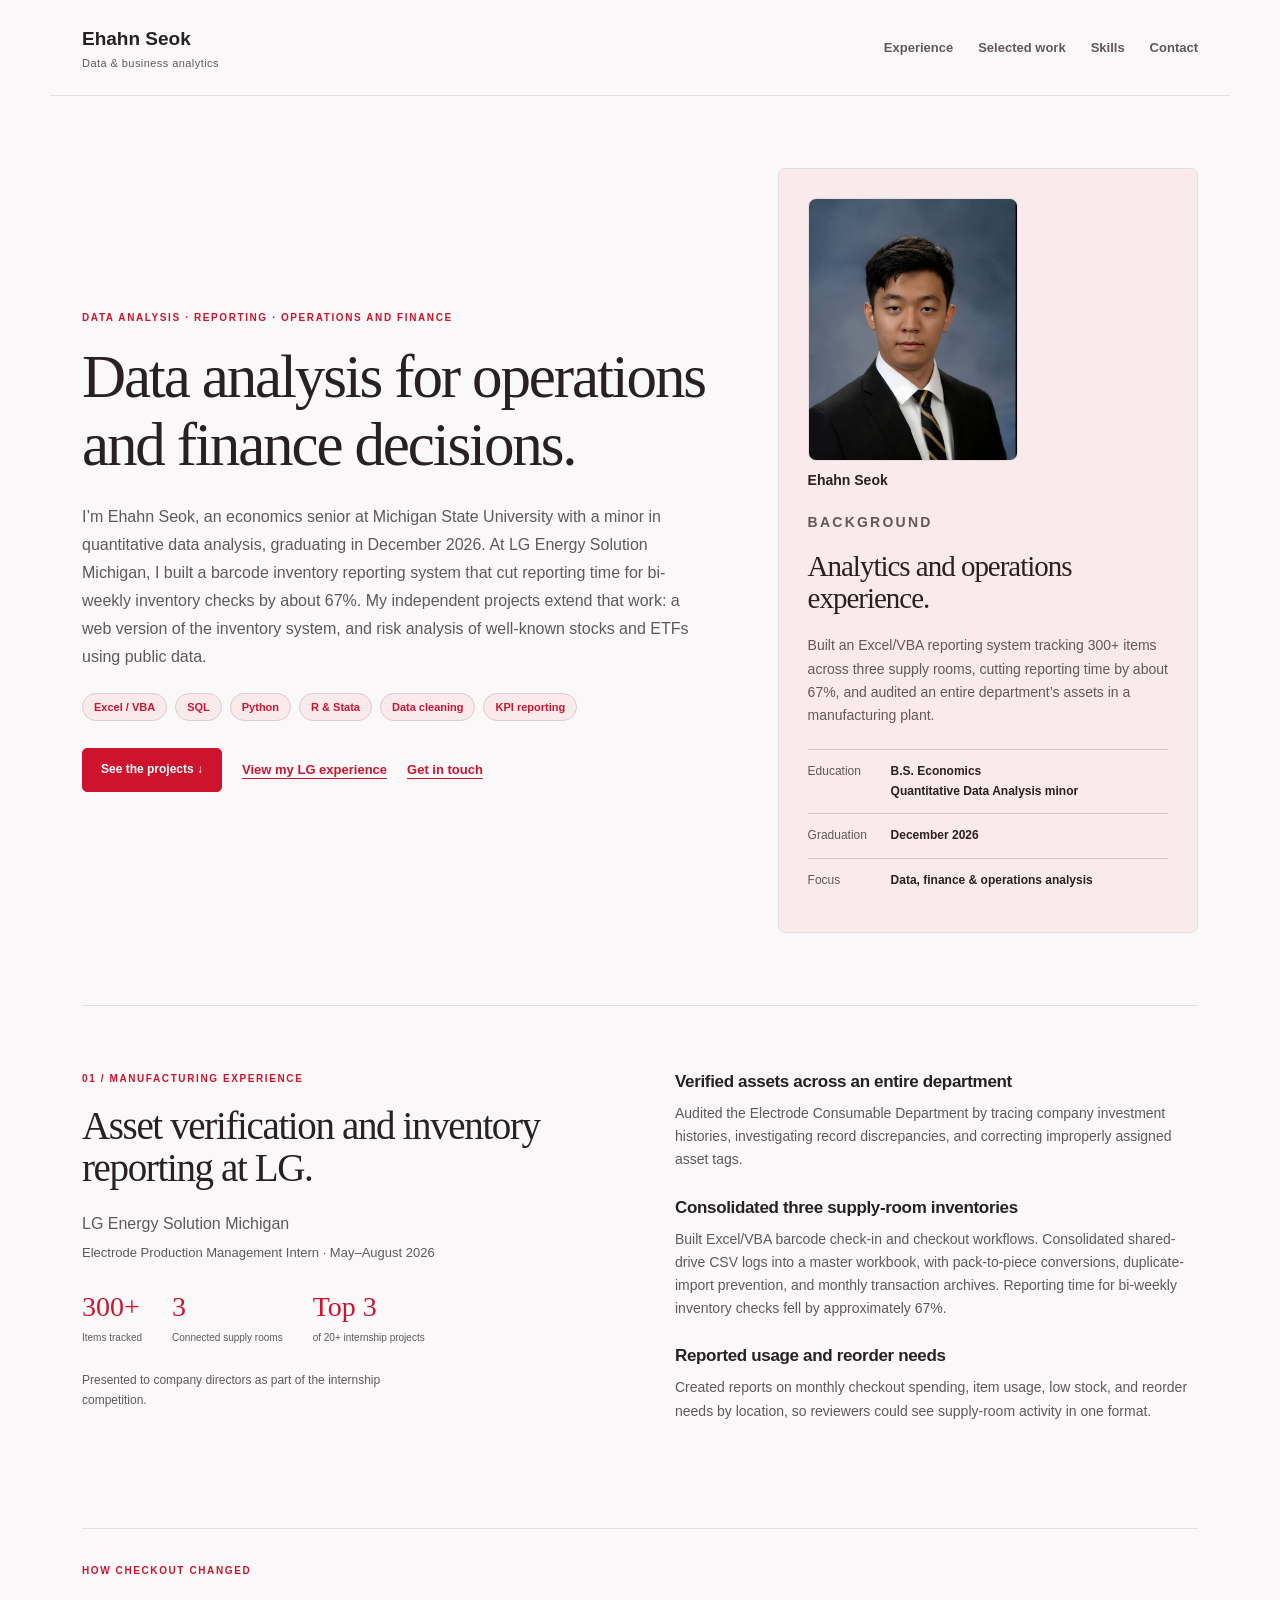
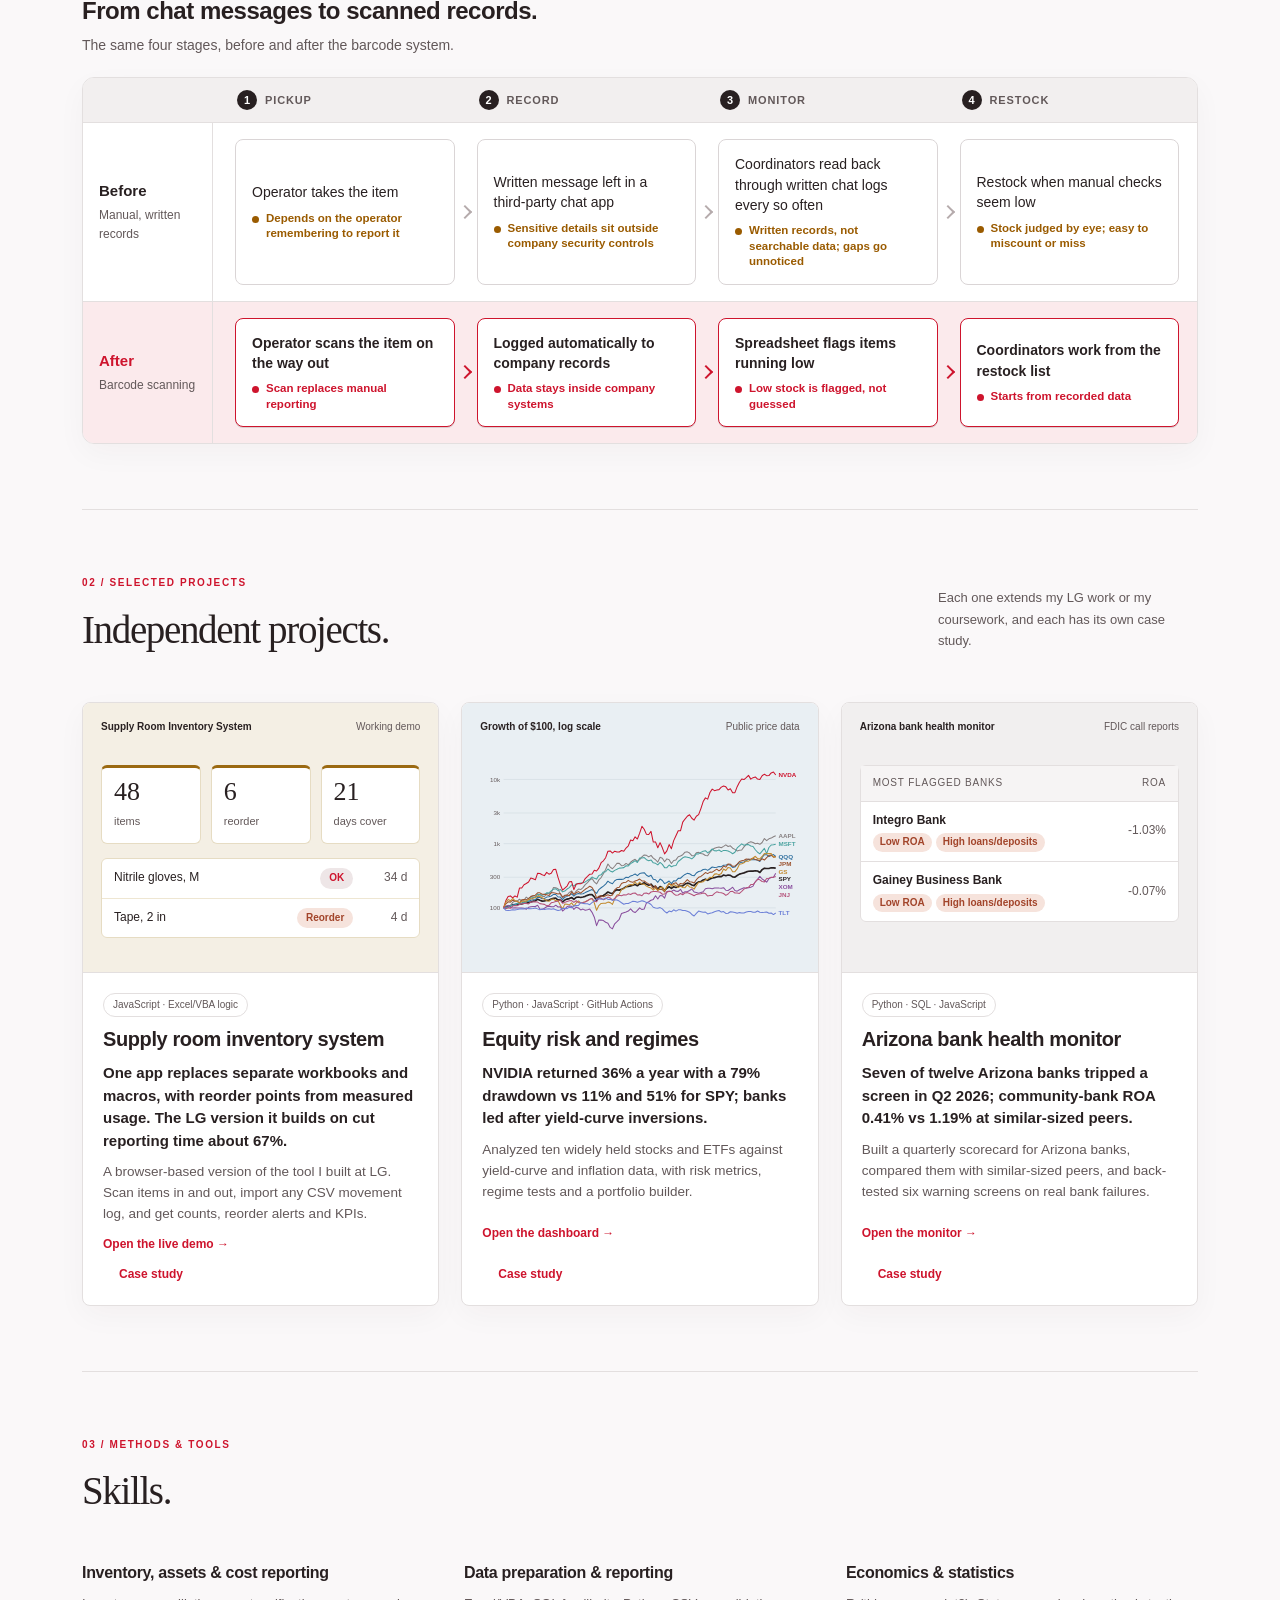
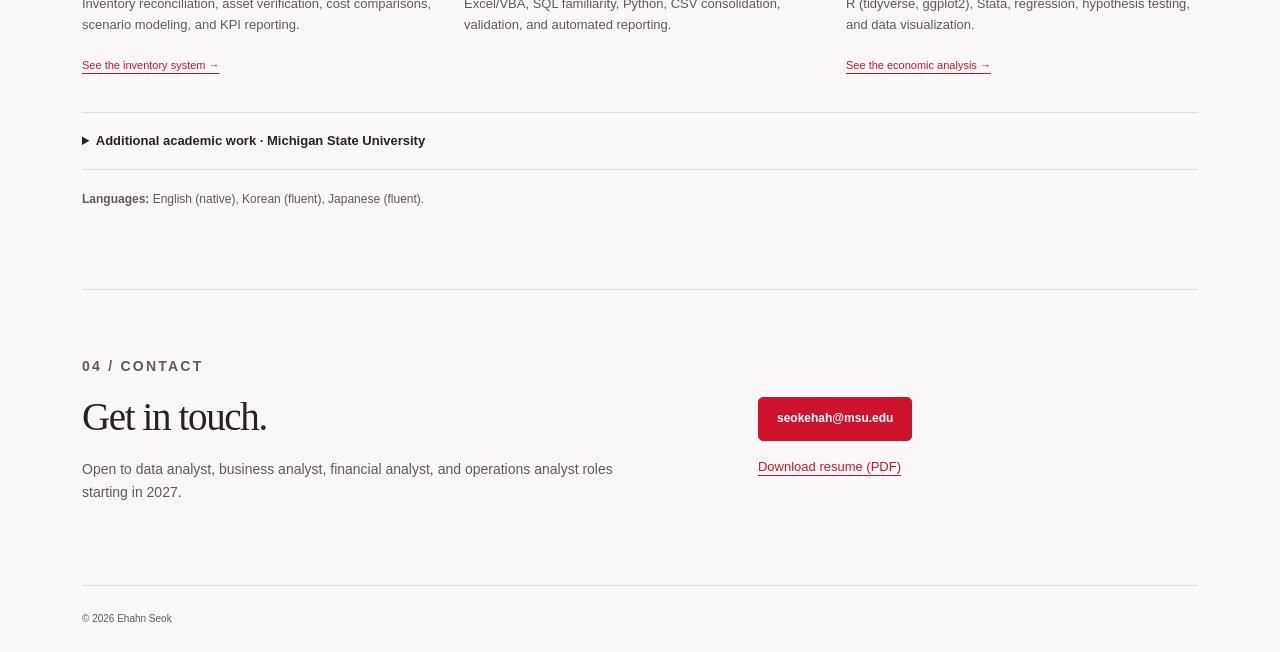
<file: index.html>
<!doctype html>
<html lang="en">
<head>
<meta charset="utf-8"><meta name="viewport" content="width=device-width, initial-scale=1">
<title>Ehahn Seok | Data & Business Analytics</title>
<meta name="description" content="Ehahn Seok’s data analysis portfolio: a barcode inventory reporting system, real public-data projects in SQL, Python and JavaScript, and documented economic research.">
<meta property="og:title" content="Ehahn Seok | Data & Business Analytics"><meta property="og:description" content="Inventory systems, bank health monitoring and equity risk analysis built with Excel/VBA, Python, JavaScript and public data.">
<link rel="stylesheet" href="style.css?v=pf10"><script src="findings.js?v=16" defer></script><script src="portfolio.js?v=13" defer></script>
<link rel="icon" href="favicon.ico?v=g9c7u4w3" type="image/x-icon">
<link rel="icon" type="image/png" sizes="32x32" href="favicon-32x32.png?v=g9c7u4w3">
<link rel="icon" type="image/png" sizes="16x16" href="favicon-16x16.png?v=g9c7u4w3">
<link rel="apple-touch-icon" sizes="180x180" href="apple-touch-icon.png?v=g9c7u4w3">
<link rel="manifest" href="site.webmanifest?v=g9c7u4w3">
<meta name="theme-color" content="#ce142d">
</head><body>
<a class="skip-link" href="#main">Skip to content</a>
<header class="site-header"><a class="brand" href="#top">Ehahn Seok<span>Data & business analytics</span></a><nav aria-label="Main navigation"><a href="#experience">Experience</a><a href="#projects">Selected work</a><a href="#skills">Skills</a><a href="#contact">Contact</a></nav></header>
<main id="main"><div id="top"></div>
<section class="hero"><div><p class="eyebrow">Data analysis · Reporting · Operations and finance</p><h1>Data analysis for operations and finance decisions.</h1><p class="lead">I’m Ehahn Seok, an economics senior at Michigan State University with a minor in quantitative data analysis, graduating in December 2026. At LG Energy Solution Michigan, I built a barcode inventory reporting system that cut reporting time for bi-weekly inventory checks by about 67%. My independent projects extend that work: a web version of the inventory system, and risk analysis of well-known stocks and ETFs using public data.</p><ul class="chips" aria-label="Core tools"><li>Excel / VBA</li><li>SQL</li><li>Python</li><li>R &amp; Stata</li><li>Data cleaning</li><li>KPI reporting</li></ul><div class="cta"><a class="btn primary" href="#projects">See the projects <span aria-hidden="true">↓</span></a><a class="text-link" href="#experience">View my LG experience</a><a class="text-link" href="mailto:seokehah@msu.edu">Get in touch</a></div></div><aside class="profile"><figure class="portrait-fig"><img class="portrait" src="assets/ehahn-seok.png" width="403" height="597" alt="Portrait of Ehahn Seok in a dark suit and striped tie" decoding="async"><figcaption><strong>Ehahn Seok</strong></figcaption></figure><p class="eyebrow">Background</p><h2>Analytics and operations experience.</h2><p>Built an Excel/VBA reporting system tracking 300+ items across three supply rooms, cutting reporting time by about 67%, and audited an entire department’s assets in a manufacturing plant.</p><dl><div><dt>Education</dt><dd>B.S. Economics<br>Quantitative Data Analysis minor</dd></div><div><dt>Graduation</dt><dd>December 2026</dd></div><div><dt>Focus</dt><dd>Data, finance & operations analysis</dd></div></dl></aside></section>
<section id="experience" class="experience"><div><p class="eyebrow">01 / Manufacturing experience</p><h2>Asset verification and inventory reporting at LG.</h2><p class="lead">LG Energy Solution Michigan<br><span class="muted">Electrode Production Management Intern · May–August 2026</span></p><div class="proof"><div><strong>300+</strong><span>Items tracked</span></div><div><strong>3</strong><span>Connected supply rooms</span></div><div><strong>Top 3</strong><span>of 20+ internship projects</span></div></div><p class="note experience-context">Presented to company directors as part of the internship competition.</p></div><div class="experience-details"><article><h3>Verified assets across an entire department</h3><p>Audited the Electrode Consumable Department by tracing company investment histories, investigating record discrepancies, and correcting improperly assigned asset tags.</p></article><article><h3>Consolidated three supply-room inventories</h3><p>Built Excel/VBA barcode check-in and checkout workflows. Consolidated shared-drive CSV logs into a master workbook, with pack-to-piece conversions, duplicate-import prevention, and monthly transaction archives. Reporting time for bi-weekly inventory checks fell by approximately 67%.</p></article><article><h3>Reported usage and reorder needs</h3><p>Created reports on monthly checkout spending, item usage, low stock, and reorder needs by location, so reviewers could see supply-room activity in one format.</p></article></div><div class="flow"><div class="flow-head"><p class="eyebrow">How checkout changed</p><h3>From chat messages to scanned records.</h3><p class="flow-sub">The same four stages, before and after the barcode system.</p></div><div class="pf"><div class="pf-head" aria-hidden="true"><span></span><span><b>1</b>Pickup</span><span><b>2</b>Record</span><span><b>3</b>Monitor</span><span><b>4</b>Restock</span></div><div class="pf-row before"><div class="pf-label"><strong>Before</strong><span>Manual, written records</span></div><div class="pf-cell"><span class="pf-stage">Pickup</span><p>Operator takes the item</p><small class="pf-risk">Depends on the operator remembering to report it</small></div><div class="pf-cell"><span class="pf-stage">Record</span><p>Written message left in a third-party chat app</p><small class="pf-risk">Sensitive details sit outside company security controls</small></div><div class="pf-cell"><span class="pf-stage">Monitor</span><p>Coordinators read back through written chat logs every so often</p><small class="pf-risk">Written records, not searchable data; gaps go unnoticed</small></div><div class="pf-cell"><span class="pf-stage">Restock</span><p>Restock when manual checks seem low</p><small class="pf-risk">Stock judged by eye; easy to miscount or miss</small></div></div><div class="pf-row after"><div class="pf-label"><strong>After</strong><span>Barcode scanning</span></div><div class="pf-cell"><span class="pf-stage">Pickup</span><p>Operator scans the item on the way out</p><small class="pf-good">Scan replaces manual reporting</small></div><div class="pf-cell"><span class="pf-stage">Record</span><p>Logged automatically to company records</p><small class="pf-good">Data stays inside company systems</small></div><div class="pf-cell"><span class="pf-stage">Monitor</span><p>Spreadsheet flags items running low</p><small class="pf-good">Low stock is flagged, not guessed</small></div><div class="pf-cell"><span class="pf-stage">Restock</span><p>Coordinators work from the restock list</p><small class="pf-good">Starts from recorded data</small></div></div></div></div></section>

<section id="projects"><div class="section-heading"><div><p class="eyebrow">02 / Selected projects</p><h2>Independent projects.</h2></div><p>Each one extends my LG work or my coursework, and each has its own case study.</p></div>
<div class="pgrid">
<article class="pcard"><a class="pvis inv-visual" href="inventory-system.html" aria-label="Open the inventory system demo"><div class="visual-heading"><span>Supply Room Inventory System</span><span>Working demo</span></div><div class="inv-kpis"><div><b>48</b><small>items</small></div><div><b>6</b><small>reorder</small></div><div><b>21</b><small>days cover</small></div></div><div class="inv-rows"><div><span>Nitrile gloves, M</span><i class="p ok">OK</i><em>34 d</em></div><div><span>Tape, 2 in</span><i class="p bad">Reorder</i><em>4 d</em></div></div></a>
<div class="pbody"><span class="badge">JavaScript · Excel/VBA logic</span><h3>Supply room inventory system</h3><p class="presult">One app replaces separate workbooks and macros, with reorder points from measured usage. The LG version it builds on cut reporting time about 67%.</p><p class="pdesc">A browser-based version of the tool I built at LG. Scan items in and out, import any CSV movement log, and get counts, reorder alerts and KPIs.</p><a class="pmore" href="inventory-system.html">Open the live demo →</a> <a class="pmore" href="case-inventory.html" style="margin-left:16px">Case study</a></div></article>
<article class="pcard"><a class="pvis macro-visual" href="equity-risk.html" aria-label="Open the equity risk dashboard"><div class="visual-heading"><span>Growth of $100, log scale</span><span>Public price data</span></div><div id="macro-chart" class="macro-chart"><p>View the full time series in the project.</p></div></a>
<div class="pbody"><span class="badge">Python · JavaScript · GitHub Actions</span><h3>Equity risk and regimes</h3><p class="presult" id="eq-result">NVIDIA returned 36% a year with a 79% drawdown vs 11% and 51% for SPY; banks led after yield-curve inversions.</p><p class="pdesc">Analyzed ten widely held stocks and ETFs against yield-curve and inflation data, with risk metrics, regime tests and a portfolio builder.</p><a class="pmore" href="equity-risk.html">Open the dashboard →</a> <a class="pmore" href="case-equity.html" style="margin-left:16px">Case study</a></div></article>
<article class="pcard"><a class="pvis bank-visual" href="bank-monitor.html" aria-label="Open the bank health monitor"><div class="visual-heading"><span>Arizona bank health monitor</span><span>FDIC call reports</span></div><div id="bank-viz" class="asset-example"><div><span>01</span><strong>Pull quarterly call reports</strong><small>Arizona banks, similar-sized peers, ten largest banks</small></div><div><span>02</span><strong>Screen on six measures</strong><small>Profitability, margin, equity, loans, deposits, bad loans</small></div></div></a>
<div class="pbody"><span class="badge">Python · SQL · JavaScript</span><h3>Arizona bank health monitor</h3><p class="presult" id="bank-result">9 of 12 Arizona banks flagged; median ROA 0.58% vs 1.27% at the largest banks.</p><p class="pdesc">Built a quarterly scorecard for Arizona banks, compared them with similar-sized peers, and back-tested six warning screens on real bank failures.</p><a class="pmore" href="bank-monitor.html">Open the monitor →</a> <a class="pmore" href="case-bank.html" style="margin-left:16px">Case study</a></div></article>
</div></section>
<section id="skills"><div class="section-heading"><div><p class="eyebrow">03 / Methods & tools</p><h2>Skills.</h2></div></div><div class="skills"><article><h3>Inventory, assets & cost reporting</h3><p>Inventory reconciliation, asset verification, cost comparisons, scenario modeling, and KPI reporting.</p><a href="inventory-system.html">See the inventory system →</a></article><article><h3>Data preparation & reporting</h3><p>Excel/VBA, SQL familiarity, Python, CSV consolidation, validation, and automated reporting.</p></article><article><h3>Economics & statistics</h3><p>R (tidyverse, ggplot2), Stata, regression, hypothesis testing, and data visualization.</p><a href="projects/macro-regimes/">See the economic analysis →</a></article></div>
<details class="coursework"><summary>Additional academic work · Michigan State University</summary><div><p><strong>Ames housing:</strong> Compared regression specifications using living area, lot size, garage capacity, and variable transformations.</p><p><strong>Corporate hotel spending:</strong> Examined differences by corporate customer, room type, and weekday.</p><p><strong>ACS commuting:</strong> Reshaped state-level estimates and visualized driving-versus-transit commute-time gaps.</p><p>These coursework projects involved cleaning and restructuring large datasets in R and Stata.</p></div></details><p class="languages"><strong>Languages:</strong> English (native), Korean (fluent), Japanese (fluent).</p></section>
<section id="contact" class="contact"><div><p class="eyebrow">04 / Contact</p><h2>Get in touch.</h2><p>Open to data analyst, business analyst, financial analyst, and operations analyst roles starting in 2027.</p></div><div class="contact-links"><a class="btn primary" href="mailto:seokehah@msu.edu">seokehah@msu.edu</a><a href="resume.pdf">Download resume (PDF)</a></div></section>
</main><footer><span>© 2026 Ehahn Seok</span></footer></body></html>
</file>
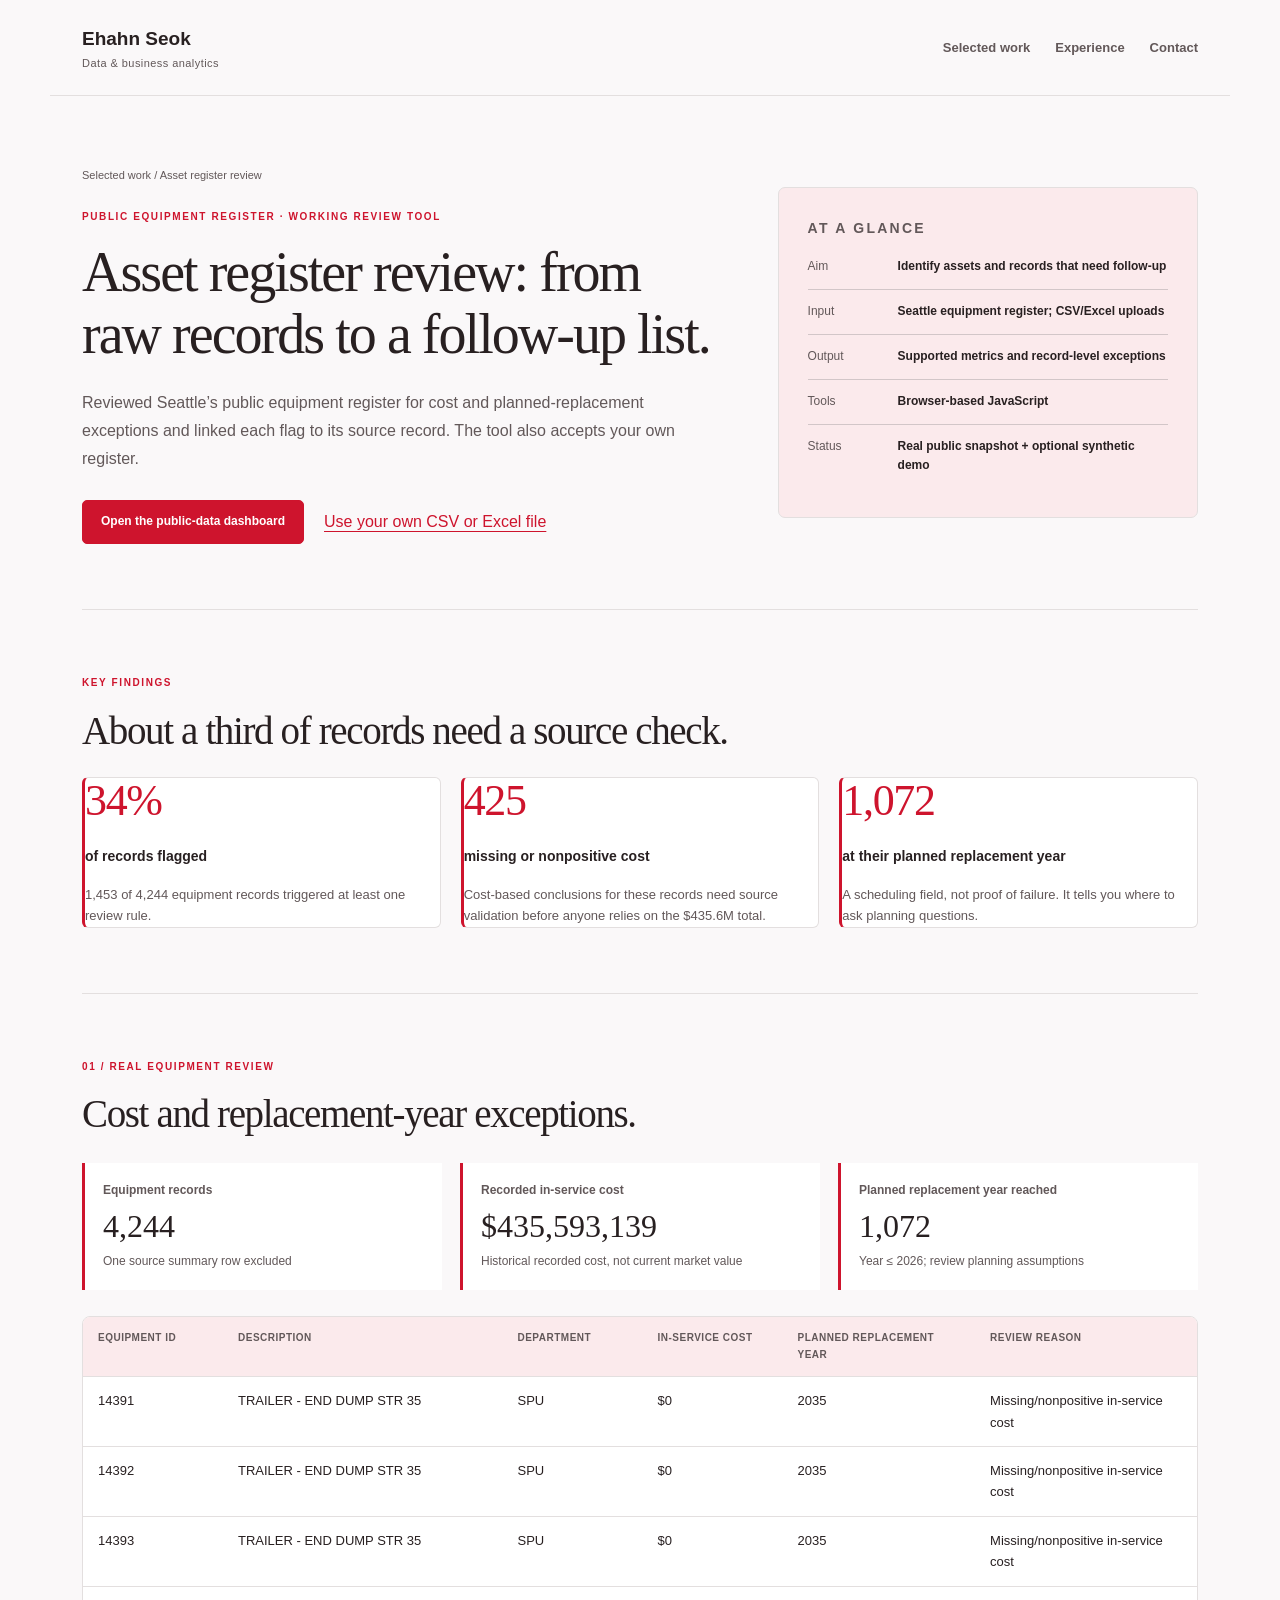
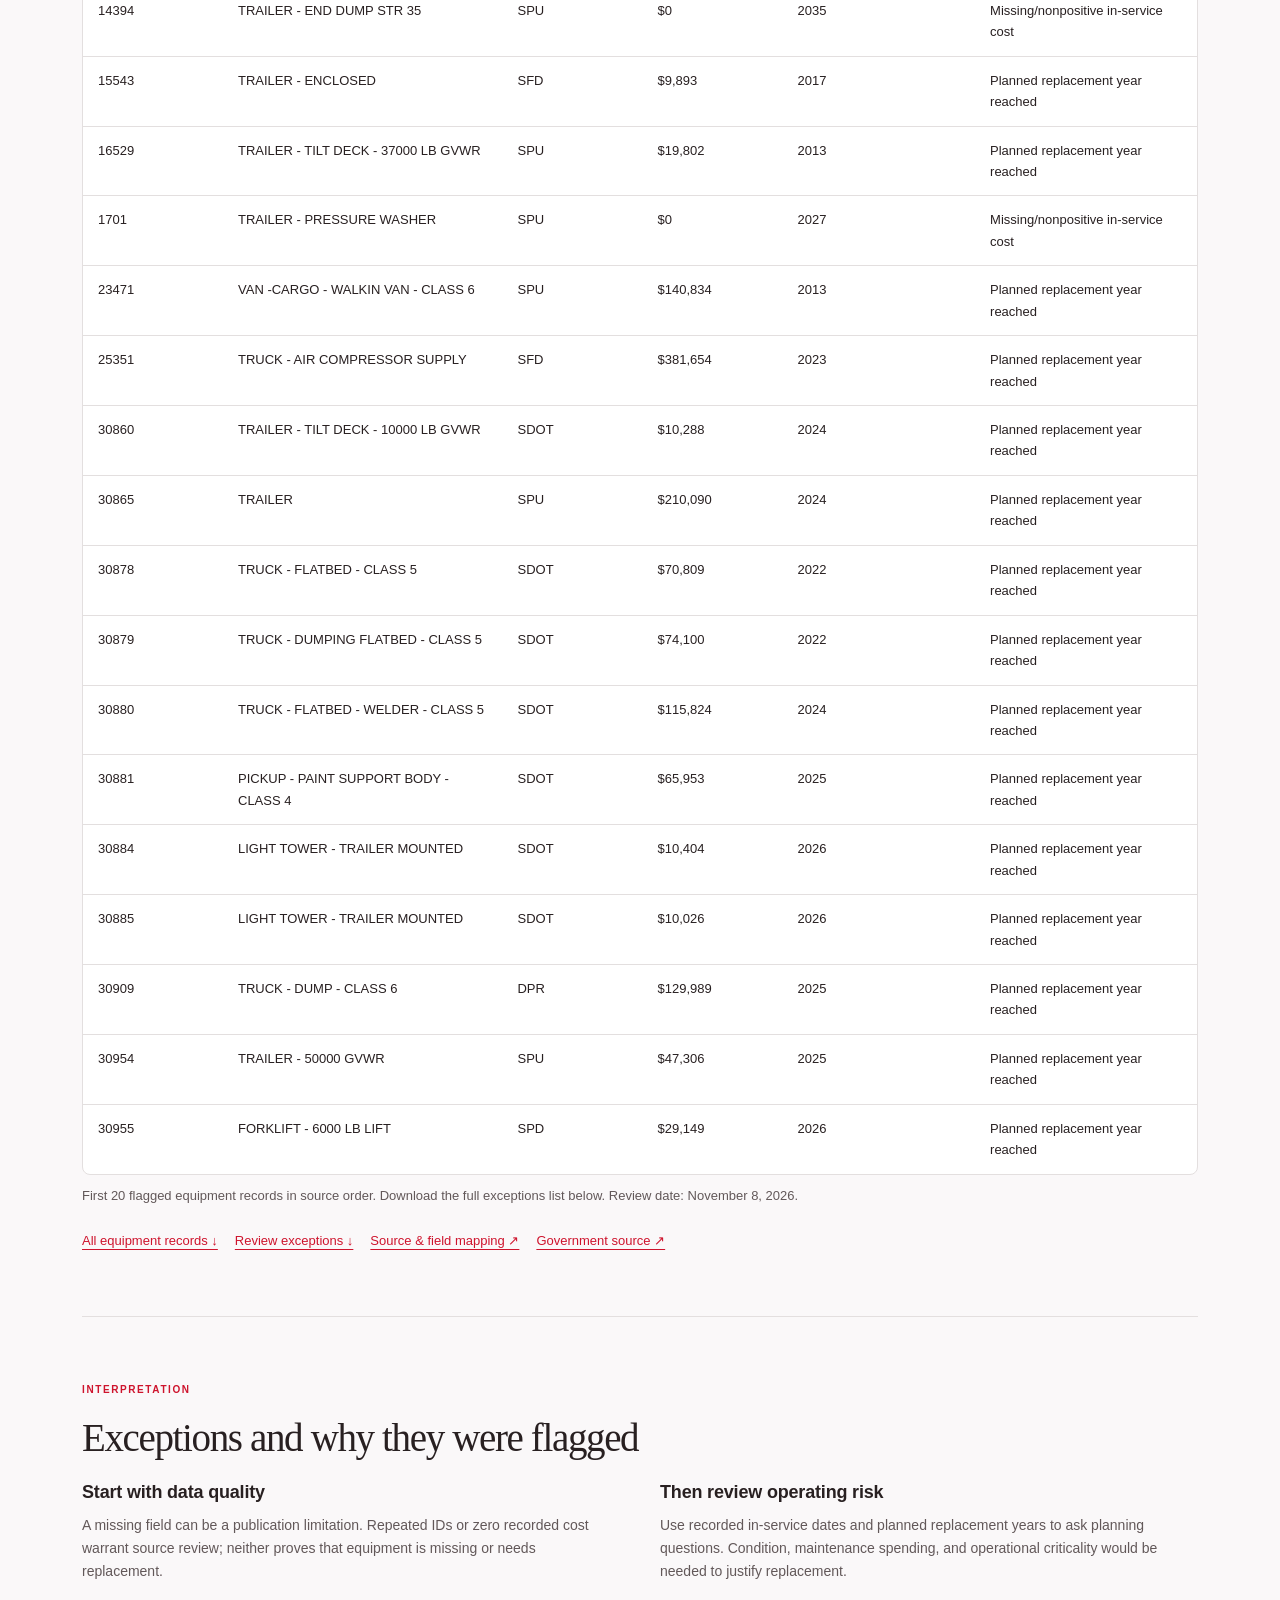
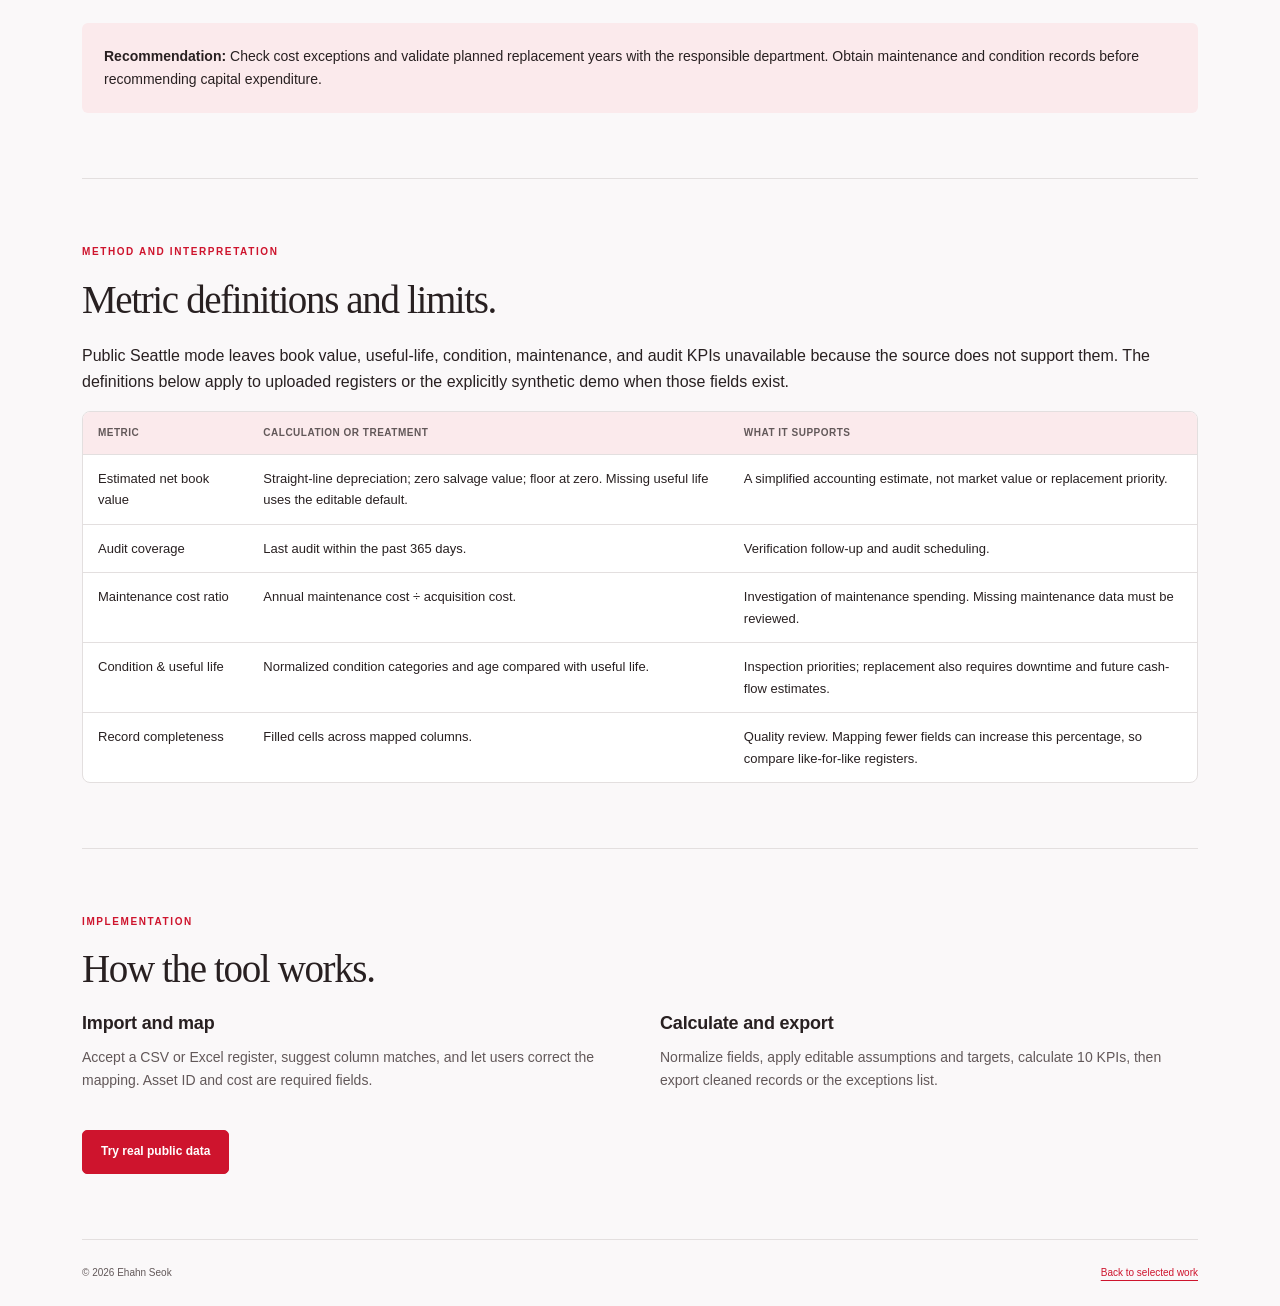
<file: projects/asset-analysis/index.html>
<!doctype html><html lang="en"><head><meta charset="utf-8"><meta name="viewport" content="width=device-width, initial-scale=1"><title>Asset Register Review | Ehahn Seok</title><meta name="description" content="A case study of asset-register validation, estimated book value, audit coverage and maintenance review."><link rel="stylesheet" href="../../style.css"><link rel="stylesheet" href="../../case-studies.css"><link rel="icon" href="../../favicon.ico?v=g9c7u4w3" type="image/x-icon">
<link rel="icon" type="image/png" sizes="32x32" href="../../favicon-32x32.png?v=g9c7u4w3">
<link rel="icon" type="image/png" sizes="16x16" href="../../favicon-16x16.png?v=g9c7u4w3">
<link rel="apple-touch-icon" sizes="180x180" href="../../apple-touch-icon.png?v=g9c7u4w3">
<link rel="manifest" href="../../site.webmanifest?v=g9c7u4w3">
<meta name="theme-color" content="#ce142d">
<script src="public-assets.js" defer></script><link rel="stylesheet" href="../purchasing/project.css"></head><body class="case-page asset-case"><a class="skip-link" href="#case-main">Skip to content</a><header class="site-header"><a class="brand" href="../../index.html">Ehahn Seok<span>Data & business analytics</span></a><nav aria-label="Main navigation"><a href="../../index.html#projects">Selected work</a><a href="../../index.html#experience">Experience</a><a href="../../index.html#contact">Contact</a></nav></header><main id="case-main"><section class="case-hero"><div><a class="breadcrumb" href="../../index.html#projects">Selected work / Asset register review</a><p class="eyebrow">Public equipment register · Working review tool</p><h1>Asset register review: from raw records to a follow-up list.</h1><p class="lead">Reviewed Seattle’s public equipment register for cost and planned-replacement exceptions and linked each flag to its source record. The tool also accepts your own register.</p><div class="cta"><a class="btn primary" href="../../asset-dashboard.html?source=seattle">Open the public-data dashboard</a><a href="../../asset-dashboard.html">Use your own CSV or Excel file</a></div></div><aside class="profile case-summary"><p class="eyebrow">At a glance</p><dl><div><dt>Aim</dt><dd>Identify assets and records that need follow-up</dd></div><div><dt>Input</dt><dd>Seattle equipment register; CSV/Excel uploads</dd></div><div><dt>Output</dt><dd>Supported metrics and record-level exceptions</dd></div><div><dt>Tools</dt><dd>Browser-based JavaScript</dd></div><div><dt>Status</dt><dd>Real public snapshot + optional synthetic demo</dd></div></dl></aside></section>
<section class="key-findings" id="key-findings"><p class="eyebrow">Key findings</p><h2>About a third of records need a source check.</h2><div class="kf-grid"><div class="kf"><strong>34%</strong><span>of records flagged</span><p>1,453 of 4,244 equipment records triggered at least one review rule.</p></div><div class="kf"><strong>425</strong><span>missing or nonpositive cost</span><p>Cost-based conclusions for these records need source validation before anyone relies on the $435.6M total.</p></div><div class="kf"><strong>1,072</strong><span>at their planned replacement year</span><p>A scheduling field, not proof of failure. It tells you where to ask planning questions.</p></div></div></section>
<section><p class="eyebrow">01 / Real equipment review</p><h2>Cost and replacement-year exceptions.</h2><div id="fleet-metrics" class="metrics" aria-live="polite"></div><div class="table-scroll"><table><thead><tr><th>Equipment ID</th><th>Description</th><th>Department</th><th>In-service cost</th><th>Planned replacement year</th><th>Review reason</th></tr></thead><tbody id="fleet-rows"></tbody></table></div><p class="caption">First 20 flagged equipment records in source order. Download the full exceptions list below. Review date: November 8, 2026.</p><div class="project-links"><a href="data/seattle_assets.csv" download>All equipment records ↓</a><a href="data/seattle_exceptions.csv" download>Review exceptions ↓</a><a href="PUBLIC_DATA.md">Source & field mapping ↗</a><a href="https://data.seattle.gov/City-Administration/Active-Fleet-Complement/enxu-fgzb">Government source ↗</a></div></section><section><p class="eyebrow">Interpretation</p><h2>Exceptions and why they were flagged</h2><div class="case-grid"><article><h3>Start with data quality</h3><p>A missing field can be a publication limitation. Repeated IDs or zero recorded cost warrant source review; neither proves that equipment is missing or needs replacement.</p></article><article><h3>Then review operating risk</h3><p>Use recorded in-service dates and planned replacement years to ask planning questions. Condition, maintenance spending, and operational criticality would be needed to justify replacement.</p></article></div><div class="case-note"><strong>Recommendation:</strong> Check cost exceptions and validate planned replacement years with the responsible department. Obtain maintenance and condition records before recommending capital expenditure.</div></section>
<section><p class="eyebrow">Method and interpretation</p><h2>Metric definitions and limits.</h2><p>Public Seattle mode leaves book value, useful-life, condition, maintenance, and audit KPIs unavailable because the source does not support them. The definitions below apply to uploaded registers or the explicitly synthetic demo when those fields exist.</p><div class="table-scroll"><table><thead><tr><th>Metric</th><th>Calculation or treatment</th><th>What it supports</th></tr></thead><tbody><tr><td>Estimated net book value</td><td>Straight-line depreciation; zero salvage value; floor at zero. Missing useful life uses the editable default.</td><td>A simplified accounting estimate, not market value or replacement priority.</td></tr><tr><td>Audit coverage</td><td>Last audit within the past 365 days.</td><td>Verification follow-up and audit scheduling.</td></tr><tr><td>Maintenance cost ratio</td><td>Annual maintenance cost ÷ acquisition cost.</td><td>Investigation of maintenance spending. Missing maintenance data must be reviewed.</td></tr><tr><td>Condition & useful life</td><td>Normalized condition categories and age compared with useful life.</td><td>Inspection priorities; replacement also requires downtime and future cash-flow estimates.</td></tr><tr><td>Record completeness</td><td>Filled cells across mapped columns.</td><td>Quality review. Mapping fewer fields can increase this percentage, so compare like-for-like registers.</td></tr></tbody></table></div></section>
<section><p class="eyebrow">Implementation</p><h2>How the tool works.</h2><div class="case-grid"><article><h3>Import and map</h3><p>Accept a CSV or Excel register, suggest column matches, and let users correct the mapping. Asset ID and cost are required fields.</p></article><article><h3>Calculate and export</h3><p>Normalize fields, apply editable assumptions and targets, calculate 10 KPIs, then export cleaned records or the exceptions list.</p></article></div><div class="project-links"><a class="btn primary" href="../../asset-dashboard.html?source=seattle">Try real public data</a></div></section></main><footer><span>© 2026 Ehahn Seok</span><a href="../../index.html#projects">Back to selected work</a></footer></body></html>
</file>
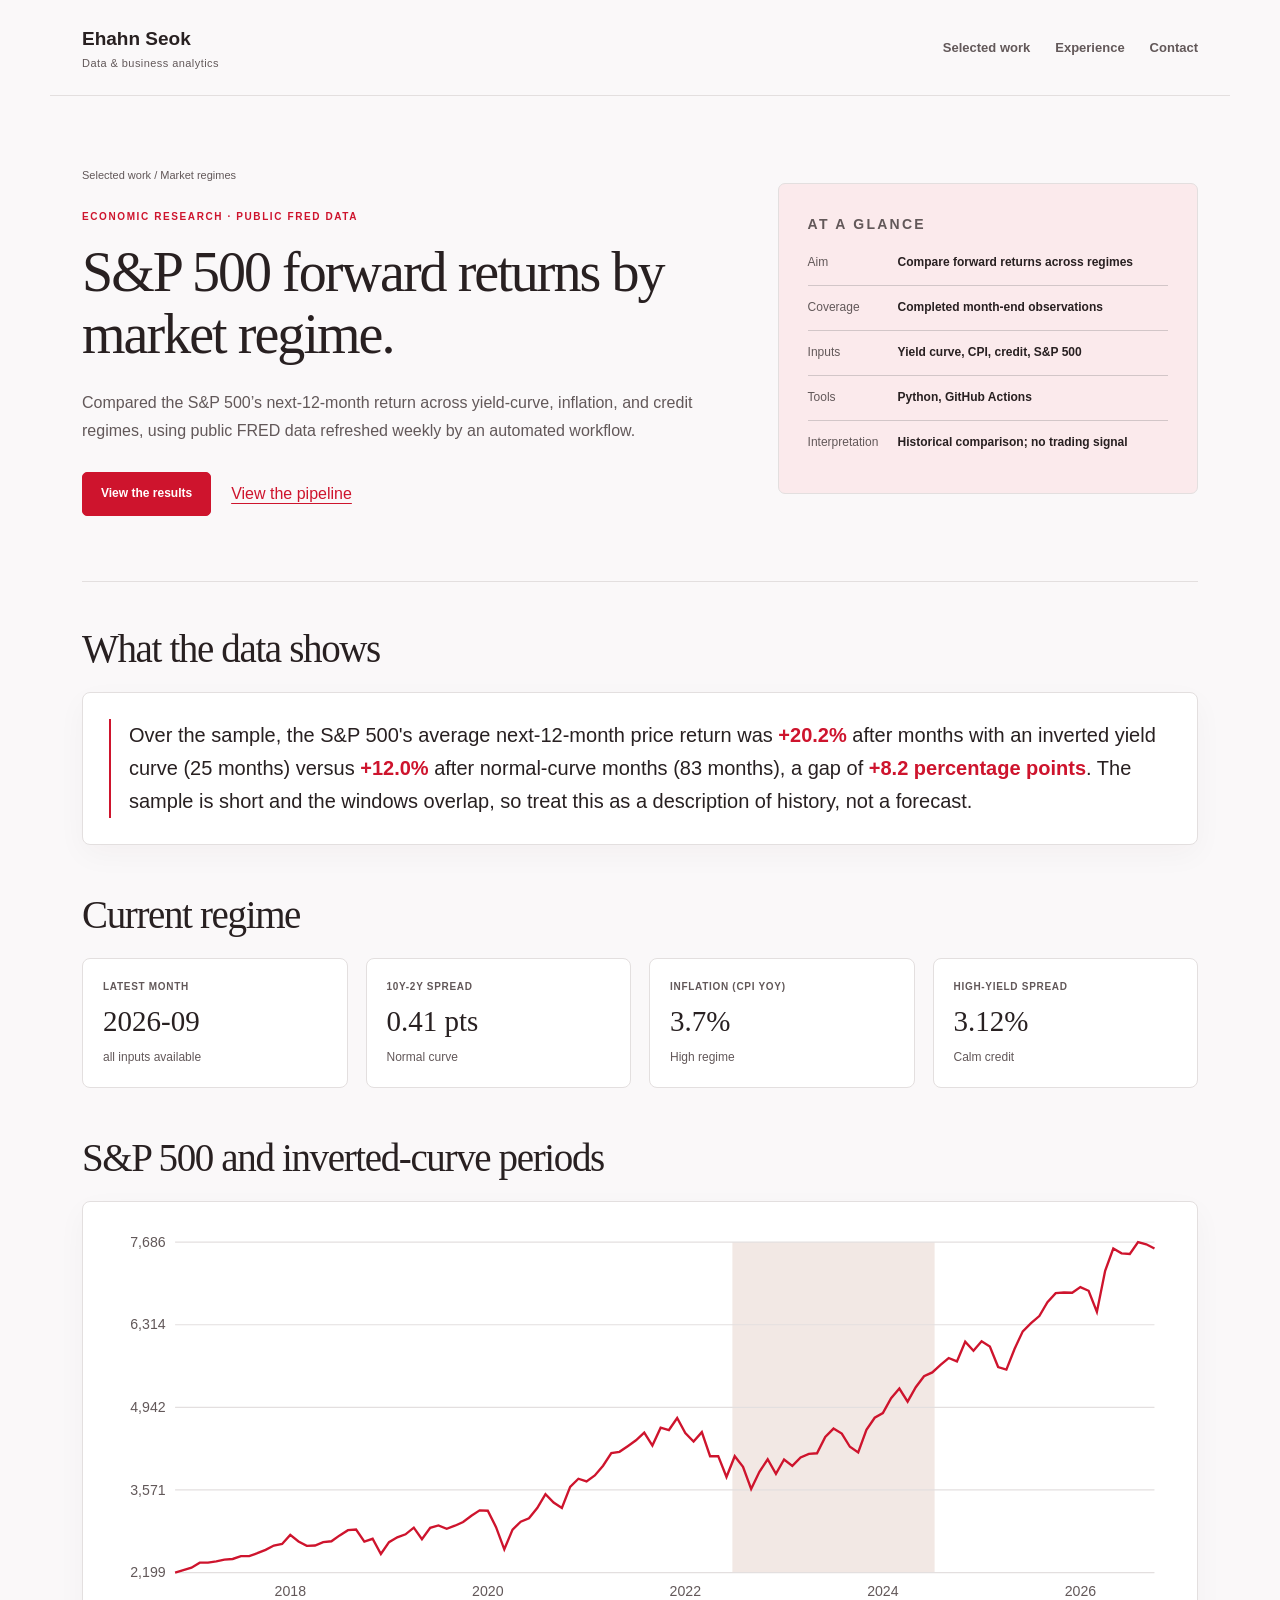
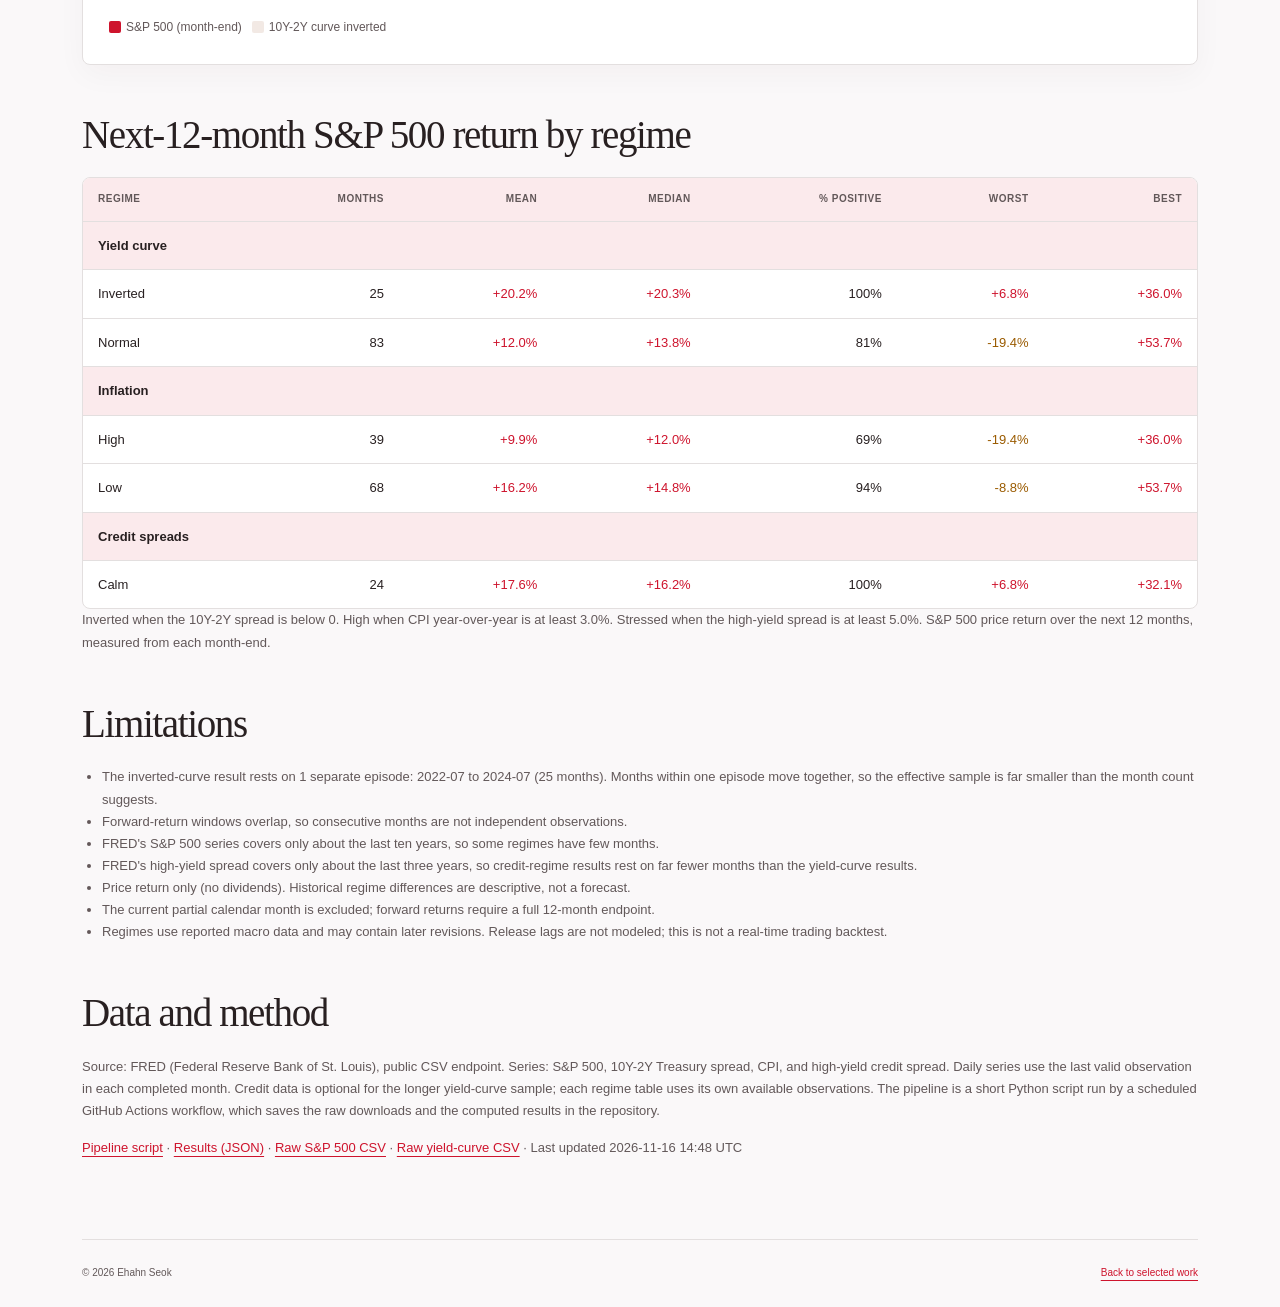
<file: projects/macro-regimes/index.html>
<!doctype html>
<html lang="en">
<head>
<meta charset="utf-8">
<meta name="viewport" content="width=device-width, initial-scale=1">
<title>Market Regimes and Forward Returns | Ehahn Seok</title>
<meta name="description" content="How have S&P 500 returns differed across yield-curve, inflation, and credit regimes? Built from public FRED data that refreshes automatically.">
<link rel="stylesheet" href="../../style.css"><link rel="stylesheet" href="../../case-studies.css">
<link rel="icon" href="../../favicon.ico?v=g9c7u4w3" type="image/x-icon">
<link rel="icon" type="image/png" sizes="32x32" href="../../favicon-32x32.png?v=g9c7u4w3">
<link rel="icon" type="image/png" sizes="16x16" href="../../favicon-16x16.png?v=g9c7u4w3">
<link rel="apple-touch-icon" sizes="180x180" href="../../apple-touch-icon.png?v=g9c7u4w3">
<link rel="manifest" href="../../site.webmanifest?v=g9c7u4w3">
<meta name="theme-color" content="#ce142d">
</head>
<body class="case-page macro-case">
<a class="skip-link" href="#case-main">Skip to content</a><header class="site-header"><a class="brand" href="../../index.html">Ehahn Seok<span>Data & business analytics</span></a><nav aria-label="Main navigation"><a href="../../index.html#projects">Selected work</a><a href="../../index.html#experience">Experience</a><a href="../../index.html#contact">Contact</a></nav></header><main id="case-main"><section class="case-hero"><div><a class="breadcrumb" href="../../index.html#projects">Selected work / Market regimes</a><p class="eyebrow">Economic research · Public FRED data</p><h1>S&amp;P 500 forward returns by market regime.</h1><p class="lead">Compared the S&amp;P 500’s next-12-month return across yield-curve, inflation, and credit regimes, using public FRED data refreshed weekly by an automated workflow.</p><div class="cta"><a class="btn primary" href="#research-results">View the results</a><a href="../../scripts/fetch_macro.py">View the pipeline</a></div></div><aside class="profile case-summary"><p class="eyebrow">At a glance</p><dl><div><dt>Aim</dt><dd>Compare forward returns across regimes</dd></div><div><dt>Coverage</dt><dd>Completed month-end observations</dd></div><div><dt>Inputs</dt><dd>Yield curve, CPI, credit, S&amp;P 500</dd></div><div><dt>Tools</dt><dd>Python, GitHub Actions</dd></div><div><dt>Interpretation</dt><dd>Historical comparison; no trading signal</dd></div></dl></aside></section><section id="research-results" class="case-body"><div id="banner" class="banner hidden"></div>
<div id="empty" class="panel hidden" style="margin-top:20px"></div>

<div id="content" class="hidden">

  
  

  <h2>What the data shows</h2>
  <div class="panel"><p id="finding" class="finding"></p></div>

  <h2>Current regime</h2>
  <div id="kpis" class="kpis"></div>

  <h2>S&amp;P 500 and inverted-curve periods</h2>
  <div class="panel">
    <div id="chart"></div>
    <div class="legend"><i style="background:var(--line)"></i>S&amp;P 500 (month-end) &nbsp; <i style="background:var(--shade)"></i>10Y-2Y curve inverted</div>
  </div>

  <h2>Next-12-month S&amp;P 500 return by regime</h2>
  <div class="tablewrap"><table id="stats"></table></div>
  <p class="small" id="defs"></p>

  <h2>Limitations</h2>
  <ul class="notes" id="caveats"></ul>

  <h2>Data and method</h2>
  <p class="small">Source: <span id="source"></span>. Series: S&amp;P 500, 10Y-2Y Treasury spread, CPI, and high-yield credit spread. Daily series use the last valid observation in each completed month. Credit data is optional for the longer yield-curve sample; each regime table uses its own available observations. The pipeline is a short Python script run by a scheduled GitHub Actions workflow, which saves the raw downloads and the computed results in the repository.</p>
  <p class="small">
    <a href="../../scripts/fetch_macro.py">Pipeline script</a> &middot;
    <a href="../../data/macro_results.json">Results (JSON)</a> &middot;
    <a href="../../data/raw/SP500.csv">Raw S&amp;P 500 CSV</a> &middot;
    <a href="../../data/raw/T10Y2Y.csv">Raw yield-curve CSV</a>
    <span id="updated"></span>
  </p>
</div>
</section></main><footer><span>© 2026 Ehahn Seok</span><a href="../../index.html#projects">Back to selected work</a></footer>
<script>
"use strict";
const $ = id => document.getElementById(id);
const esc = s => String(s ?? "").replace(/[&<>"']/g, c => ({"&":"&amp;","<":"&lt;",">":"&gt;",'"':"&quot;","'":"&#39;"}[c]));
const pct = (v, d = 1) => v == null ? "n/a" : (v > 0 ? "+" : "") + v.toFixed(d) + "%";
const cls = v => v == null ? "" : v >= 0 ? "pos" : "neg";

async function loadMacro(){
  const local = "../../data/macro_results.json";
  const source = location.hostname.endsWith("github.io") ? "https://raw.githubusercontent.com/eseok0517/eseok0517.github.io/main/data/macro_results.json" : local;
  try { const r = await fetch(source, {cache:"no-store"}); if (!r.ok) throw new Error(r.status); return r; }
  catch(e) { return fetch(local); }
}
loadMacro()
  .then(r => { if (!r.ok) throw new Error(r.status); return r.json(); })
  .then(render)
  .catch(() => {
    $("empty").classList.remove("hidden");
    $("empty").innerHTML = "<strong>No data yet.</strong> The results file hasn't been generated. In the repository, open the <em>Actions</em> tab, choose <em>Update data</em>, and click <em>Run workflow</em>. This page fills in after the run finishes.";
  });

function render(d){
  if (d.synthetic){
    $("banner").classList.remove("hidden");
    $("banner").textContent = "Test data: these numbers come from a synthetic test file, not FRED. They are for checking the page only.";
  }
  const rows = d.monthly;
  const byRegime = (list, name) => list.find(x => x.regime === name);
  const inv = byRegime(d.stats.curve_regime, "Inverted"), norm = byRegime(d.stats.curve_regime, "Normal");
  let text = "Not enough data to compare regimes yet.";
  if (inv && norm){
    const diff = inv.mean_fwd12 - norm.mean_fwd12;
    text = `Over the sample, the S&P 500's average next-12-month price return was <b>${pct(inv.mean_fwd12)}</b> after months with an inverted yield curve (${inv.months} months) versus <b>${pct(norm.mean_fwd12)}</b> after normal-curve months (${norm.months} months), a gap of <b>${diff > 0 ? "+" : ""}${diff.toFixed(1)} percentage points</b>. The sample is short and the windows overlap, so treat this as a description of history, not a forecast.`;
  }
  $("finding").innerHTML = text;

  const L = d.latest;
  $("kpis").innerHTML = [
    ["Latest month", L.month, "all inputs available"],
    ["10Y-2Y spread", L.curve.toFixed(2) + " pts", L.curve_regime + " curve"],
    ["Inflation (CPI YoY)", L.cpi_yoy == null ? "n/a" : L.cpi_yoy.toFixed(1) + "%", (L.inflation_regime || "n/a") + " regime"],
    ["High-yield spread", L.hy_spread == null ? "n/a" : L.hy_spread.toFixed(2) + "%", (L.credit_regime || "no data") + " credit"]
  ].map(([l, v, s]) => `<div class="kpi"><div class="l">${l}</div><div class="v">${v}</div><div class="s">${s}</div></div>`).join("");

  drawChart(d.monthly);

  const groups = [["Yield curve", d.stats.curve_regime], ["Inflation", d.stats.inflation_regime], ["Credit spreads", d.stats.credit_regime]];
  let html = "<thead><tr><th>Regime</th><th>Months</th><th>Mean</th><th>Median</th><th>% positive</th><th>Worst</th><th>Best</th></tr></thead><tbody>";
  groups.forEach(([g, list]) => {
    html += `<tr class="grp"><td colspan="7">${g}</td></tr>`;
    list.forEach(r => { html += `<tr><td>${esc(r.regime)}</td><td>${r.months}</td><td class="${cls(r.mean_fwd12)}">${pct(r.mean_fwd12)}</td><td class="${cls(r.median_fwd12)}">${pct(r.median_fwd12)}</td><td>${r.pct_positive.toFixed(0)}%</td><td class="${cls(r.worst_fwd12)}">${pct(r.worst_fwd12)}</td><td class="${cls(r.best_fwd12)}">${pct(r.best_fwd12)}</td></tr>`; });
  });
  $("stats").innerHTML = html + "</tbody>";
  $("defs").innerHTML = Object.values(d.definitions).map(esc).join(". ") + ".";
  const mi = ym => +ym.slice(0, 4) * 12 + +ym.slice(5, 7);
  const episodes = [];
  rows.forEach(r => {
    if (r.curve_regime !== "Inverted" || r.fwd12_return == null) return;
    const last = episodes[episodes.length - 1];
    if (last && mi(r.month) === mi(last.end) + 1) { last.end = r.month; last.n++; }
    else episodes.push({start: r.month, end: r.month, n: 1});
  });
  const extra = [];
  if (episodes.length){
    const list = episodes.map(e => `${e.start} to ${e.end} (${e.n} months)`).join("; ");
    extra.push(`The inverted-curve result rests on ${episodes.length} separate episode${episodes.length === 1 ? "" : "s"}: ${list}. Months within one episode move together, so the effective sample is far smaller than the month count suggests.`);
  }
  $("caveats").innerHTML = extra.concat(d.caveats).map(c => `<li>${esc(c)}</li>`).join("");
  $("source").textContent = d.source;
  $("updated").textContent = " · Last updated " + d.generated_utc + " UTC";
  $("content").classList.remove("hidden");
}

function drawChart(rows){
  const W = 900, H = 320, m = {l: 56, r: 14, t: 12, b: 28};
  const pts = rows.filter(r => r.sp500 != null);
  const n = pts.length, xs = i => m.l + (W - m.l - m.r) * i / (n - 1);
  const lo = Math.min(...pts.map(p => p.sp500)), hi = Math.max(...pts.map(p => p.sp500));
  const ys = v => H - m.b - (H - m.t - m.b) * (v - lo) / (hi - lo || 1);
  let svg = `<svg viewBox="0 0 ${W} ${H}" role="img" aria-label="S&P 500 month-end level with inverted yield-curve periods shaded">`;
  let start = null;
  pts.forEach((p, i) => {
    const inv = p.curve_regime === "Inverted";
    if (inv && start === null) start = i;
    if ((!inv || i === n - 1) && start !== null){
      const end = inv ? i : i - 1;
      svg += `<rect x="${xs(start) - 2}" y="${m.t}" width="${Math.max(4, xs(end) - xs(start) + 4)}" height="${H - m.t - m.b}" fill="var(--shade)"/>`;
      start = null;
    }
  });
  for (let k = 0; k <= 4; k++){
    const v = lo + (hi - lo) * k / 4, y = ys(v);
    svg += `<line x1="${m.l}" x2="${W - m.r}" y1="${y}" y2="${y}" stroke="var(--border)"/><text x="${m.l - 8}" y="${y + 4}" text-anchor="end" font-size="12" fill="var(--muted)">${Math.round(v).toLocaleString()}</text>`;
  }
  pts.forEach((p, i) => { if (p.month.endsWith("-01") && +p.month.slice(0, 4) % 2 === 0) svg += `<text x="${xs(i)}" y="${H - 8}" text-anchor="middle" font-size="12" fill="var(--muted)">${p.month.slice(0, 4)}</text>`; });
  svg += `<polyline fill="none" stroke="var(--line)" stroke-width="2" points="${pts.map((p, i) => xs(i).toFixed(1) + "," + ys(p.sp500).toFixed(1)).join(" ")}"/></svg>`;
  $("chart").innerHTML = svg;
}
</script>
</body>
</html>
</file>
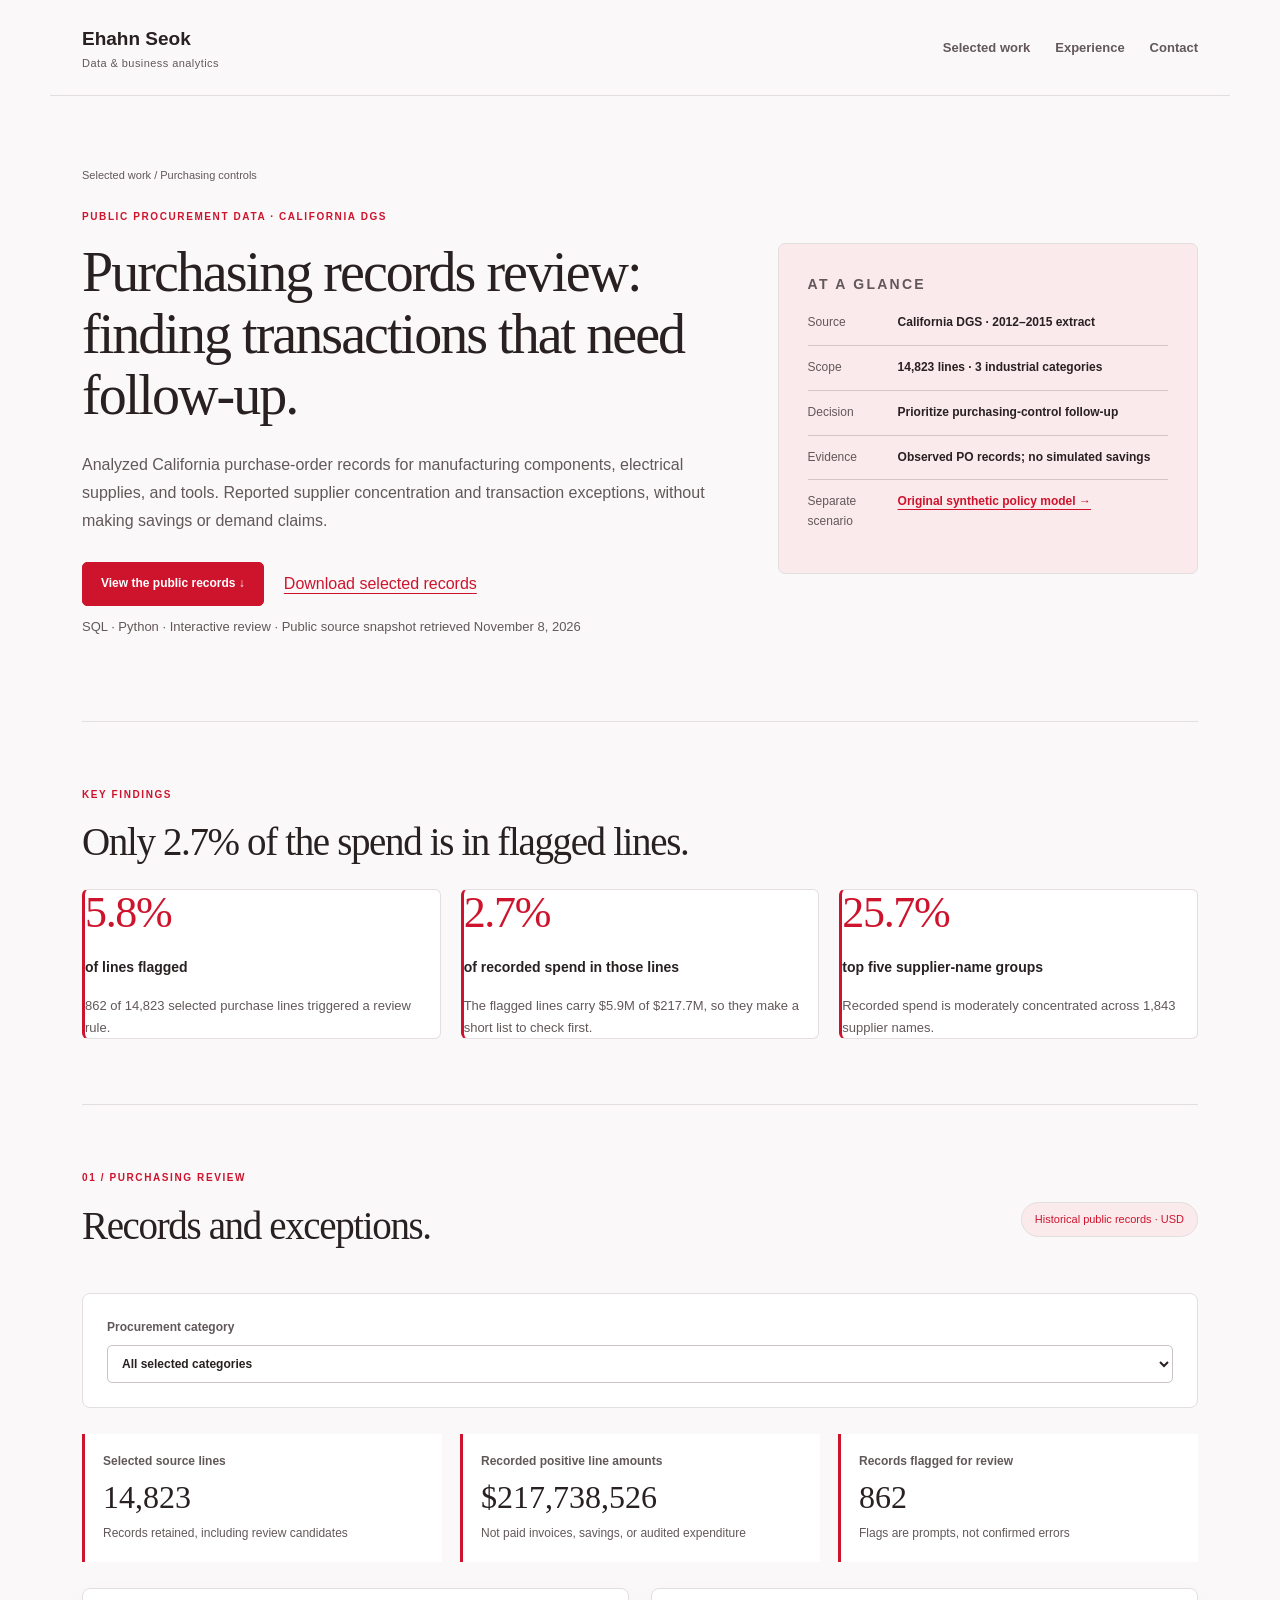
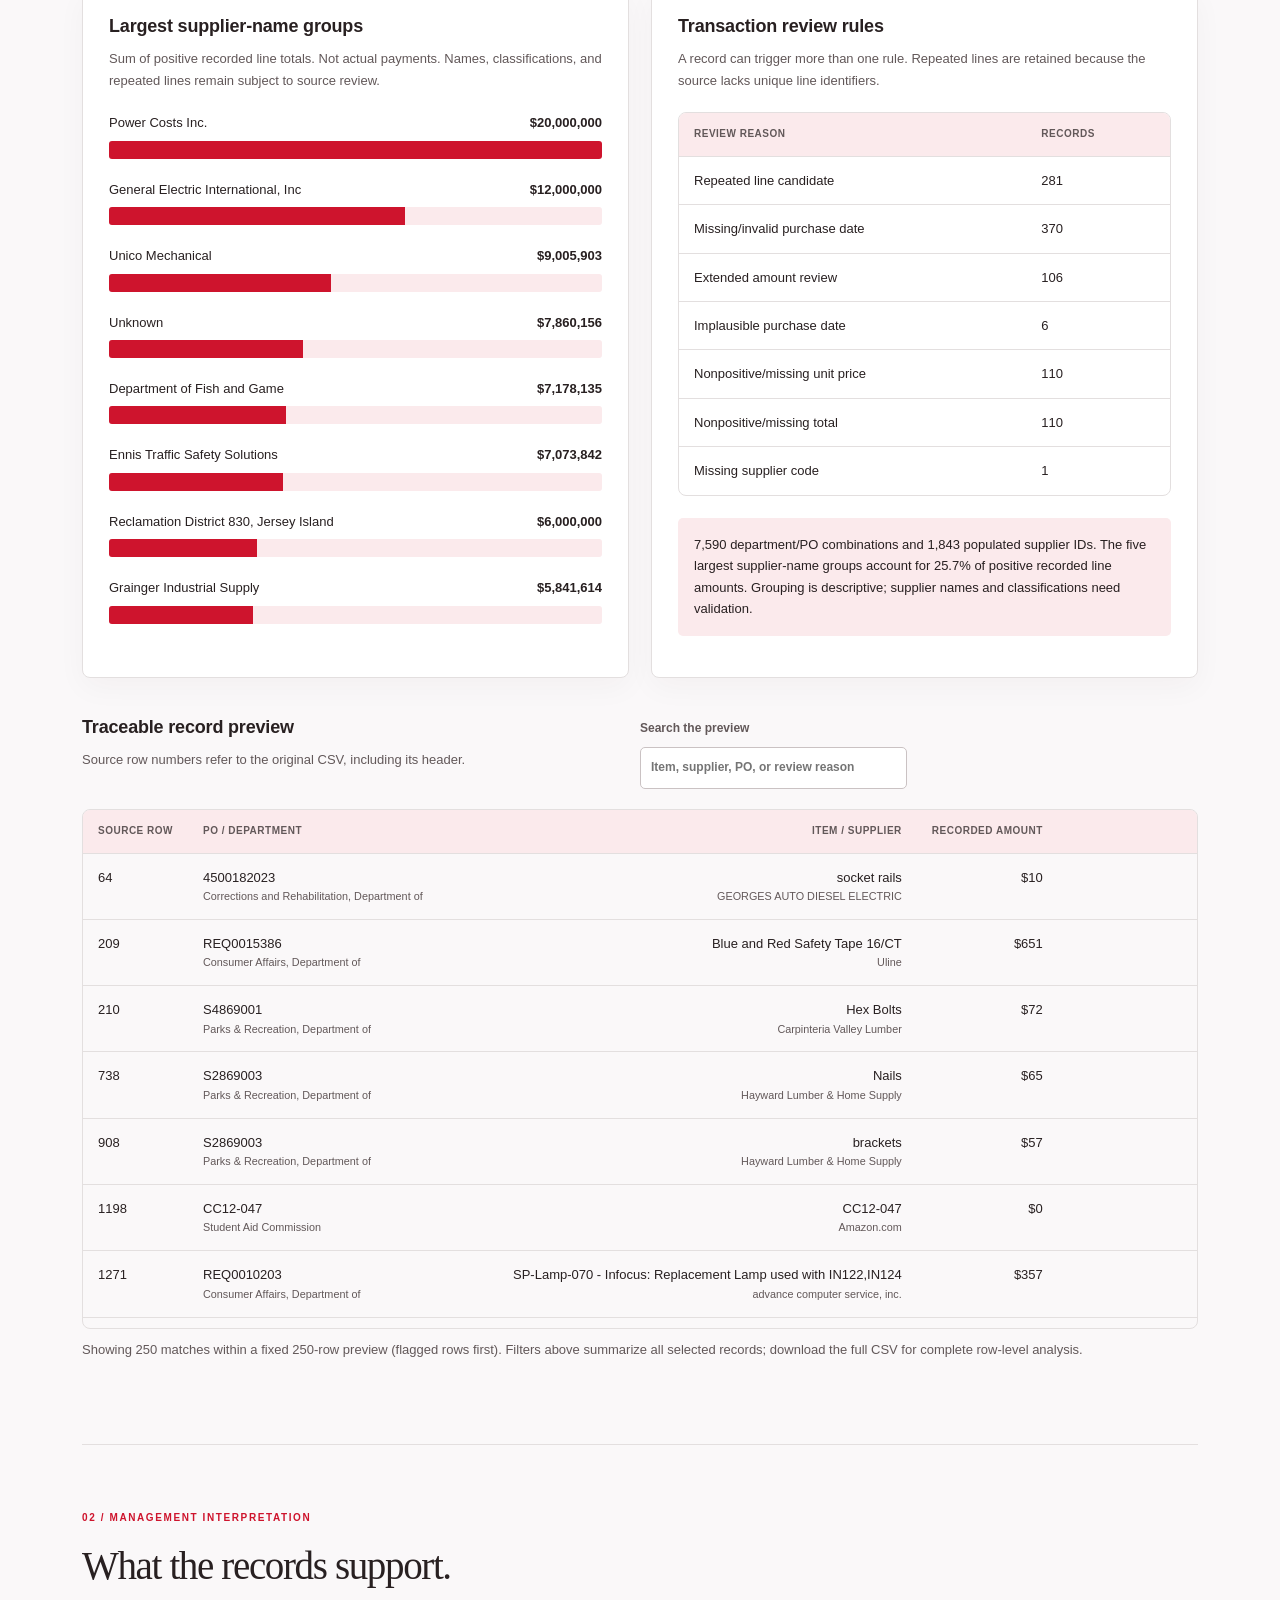
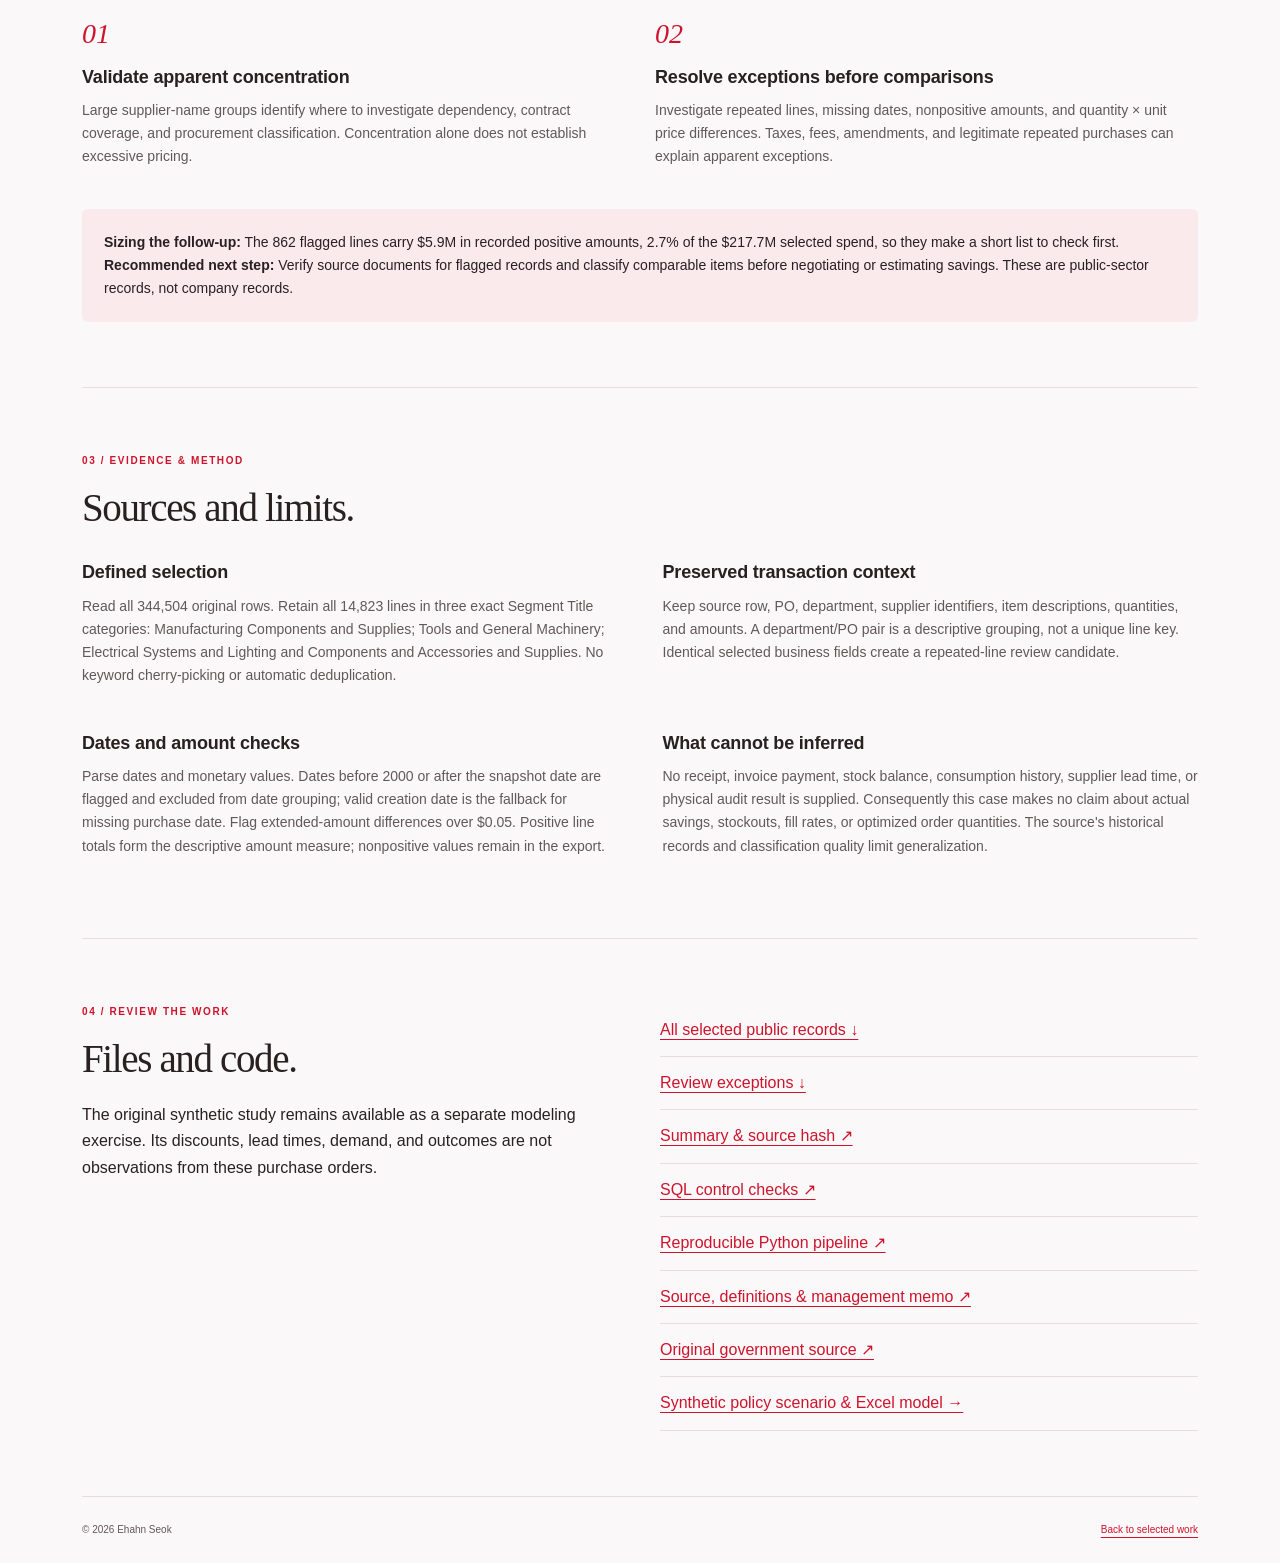
<file: projects/purchasing/index.html>
<!doctype html><html lang="en"><head><meta charset="utf-8"><meta name="viewport" content="width=device-width, initial-scale=1"><title>Purchasing Strategy | Ehahn Seok</title><meta name="description" content="Real public purchase-order analysis of industrial supplies, supplier concentration, and transaction-review exceptions."><link rel="stylesheet" href="../../style.css"><link rel="stylesheet" href="project.css"><link rel="stylesheet" href="../../case-studies.css"><script src="public-dashboard.js" defer></script><link rel="icon" href="../../favicon.ico?v=g9c7u4w3" type="image/x-icon">
<link rel="icon" type="image/png" sizes="32x32" href="../../favicon-32x32.png?v=g9c7u4w3">
<link rel="icon" type="image/png" sizes="16x16" href="../../favicon-16x16.png?v=g9c7u4w3">
<link rel="apple-touch-icon" sizes="180x180" href="../../apple-touch-icon.png?v=g9c7u4w3">
<link rel="manifest" href="../../site.webmanifest?v=g9c7u4w3">
<meta name="theme-color" content="#ce142d">
</head><body class="case-page purchasing-case">
<a class="skip-link" href="#case-main">Skip to content</a><header class="site-header"><a class="brand" href="../../index.html">Ehahn Seok<span>Data & business analytics</span></a><nav aria-label="Main navigation"><a href="../../index.html#projects">Selected work</a><a href="../../index.html#experience">Experience</a><a href="../../index.html#contact">Contact</a></nav></header>
<main id="case-main">
<section class="case-hero"><div><a class="breadcrumb" href="../../index.html#projects">Selected work / Purchasing controls</a><p class="eyebrow">Public procurement data · California DGS</p><h1>Purchasing records review: finding transactions that need follow-up.</h1><p class="lead">Analyzed California purchase-order records for manufacturing components, electrical supplies, and tools. Reported supplier concentration and transaction exceptions, without making savings or demand claims.</p><div class="cta"><a class="btn primary" href="#workspace-title">View the public records ↓</a><a href="data/public/purchase_records.csv" download>Download selected records</a></div><p class="caption">SQL · Python · Interactive review · Public source snapshot retrieved November 8, 2026</p></div><aside class="profile case-summary"><p class="eyebrow">At a glance</p><dl><div><dt>Source</dt><dd>California DGS · 2012–2015 extract</dd></div><div><dt>Scope</dt><dd>14,823 lines · 3 industrial categories</dd></div><div><dt>Decision</dt><dd>Prioritize purchasing-control follow-up</dd></div><div><dt>Evidence</dt><dd>Observed PO records; no simulated savings</dd></div><div><dt>Separate scenario</dt><dd><a href="scenario.html">Original synthetic policy model →</a></dd></div></dl></aside></section>
<section class="key-findings" id="key-findings"><p class="eyebrow">Key findings</p><h2>Only 2.7% of the spend is in flagged lines.</h2><div class="kf-grid"><div class="kf"><strong>5.8%</strong><span>of lines flagged</span><p>862 of 14,823 selected purchase lines triggered a review rule.</p></div><div class="kf"><strong>2.7%</strong><span>of recorded spend in those lines</span><p>The flagged lines carry $5.9M of $217.7M, so they make a short list to check first.</p></div><div class="kf"><strong>25.7%</strong><span>top five supplier-name groups</span><p>Recorded spend is moderately concentrated across 1,843 supplier names.</p></div></div></section>
<section class="workspace" aria-labelledby="workspace-title"><div class="section-head"><div><p class="eyebrow">01 / Purchasing review</p><h2 id="workspace-title">Records and exceptions.</h2></div><span class="pill">Historical public records · USD</span></div>
<div class="controls" style="grid-template-columns:1fr"><label>Procurement category<select id="category"><option value="All">All selected categories</option></select></label></div>
<div id="public-metrics" class="metrics" aria-live="polite"></div><p id="public-error" role="alert"></p>
<div class="panels"><article class="panel"><h3>Largest supplier-name groups</h3><p class="caption">Sum of positive recorded line totals. Not actual payments. Names, classifications, and repeated lines remain subject to source review.</p><div id="supplier-chart"></div></article><article class="panel"><h3>Transaction review rules</h3><p class="caption">A record can trigger more than one rule. Repeated lines are retained because the source lacks unique line identifiers.</p><div class="table-wrap"><table><thead><tr><th>Review reason</th><th>Records</th></tr></thead><tbody id="flag-counts"></tbody></table></div><p id="public-insight" class="insight"></p></article></div>
<div class="table-head"><div><h3>Traceable record preview</h3><p class="caption">Source row numbers refer to the original CSV, including its header.</p></div><label>Search the preview<input id="public-search" type="search" placeholder="Item, supplier, PO, or review reason"></label></div><div class="table-wrap"><table><thead><tr><th>Source row</th><th>PO / department</th><th>Item / supplier</th><th>Recorded amount</th><th>Review reason</th></tr></thead><tbody id="public-rows"></tbody></table></div><p id="public-count" class="caption"></p><noscript>Download the CSVs below to inspect the records without JavaScript.</noscript></section>
<section><p class="eyebrow">02 / Management interpretation</p><h2>What the records support.</h2><div class="findings"><article><span>01</span><h3>Validate apparent concentration</h3><p>Large supplier-name groups identify where to investigate dependency, contract coverage, and procurement classification. Concentration alone does not establish excessive pricing.</p></article><article><span>02</span><h3>Resolve exceptions before comparisons</h3><p>Investigate repeated lines, missing dates, nonpositive amounts, and quantity × unit price differences. Taxes, fees, amendments, and legitimate repeated purchases can explain apparent exceptions.</p></article></div><div class="case-note"><strong>Sizing the follow-up:</strong> The 862 flagged lines carry $5.9M in recorded positive amounts, 2.7% of the $217.7M selected spend, so they make a short list to check first. <strong>Recommended next step:</strong> Verify source documents for flagged records and classify comparable items before negotiating or estimating savings. These are public-sector records, not company records.</div></section>
<section><p class="eyebrow">03 / Evidence & method</p><h2>Sources and limits.</h2><div class="method-grid"><article><h3>Defined selection</h3><p>Read all 344,504 original rows. Retain all 14,823 lines in three exact Segment Title categories: Manufacturing Components and Supplies; Tools and General Machinery; Electrical Systems and Lighting and Components and Accessories and Supplies. No keyword cherry-picking or automatic deduplication.</p></article><article><h3>Preserved transaction context</h3><p>Keep source row, PO, department, supplier identifiers, item descriptions, quantities, and amounts. A department/PO pair is a descriptive grouping, not a unique line key. Identical selected business fields create a repeated-line review candidate.</p></article><article><h3>Dates and amount checks</h3><p>Parse dates and monetary values. Dates before 2000 or after the snapshot date are flagged and excluded from date grouping; valid creation date is the fallback for missing purchase date. Flag extended-amount differences over $0.05. Positive line totals form the descriptive amount measure; nonpositive values remain in the export.</p></article><article><h3>What cannot be inferred</h3><p>No receipt, invoice payment, stock balance, consumption history, supplier lead time, or physical audit result is supplied. Consequently this case makes no claim about actual savings, stockouts, fill rates, or optimized order quantities. The source's historical records and classification quality limit generalization.</p></article></div></section>
<section class="downloads"><div><p class="eyebrow">04 / Review the work</p><h2>Files and code.</h2><p>The original synthetic study remains available as a separate modeling exercise. Its discounts, lead times, demand, and outcomes are not observations from these purchase orders.</p></div><div class="download-links"><a href="data/public/purchase_records.csv" download>All selected public records ↓</a><a href="data/public/review_exceptions.csv" download>Review exceptions ↓</a><a href="data/public/summary.json">Summary & source hash ↗</a><a href="sql/public_procurement.sql">SQL control checks ↗</a><a href="../../scripts/build_public_cases.py">Reproducible Python pipeline ↗</a><a href="PUBLIC_DATA.md">Source, definitions & management memo ↗</a><a href="https://data.ca.gov/@california-department-of-general-services/purchase-order-data">Original government source ↗</a><a href="scenario.html">Synthetic policy scenario & Excel model →</a></div></section>
</main><footer><span>© 2026 Ehahn Seok</span><a href="../../index.html#projects">Back to selected work</a></footer></body></html>
</file>
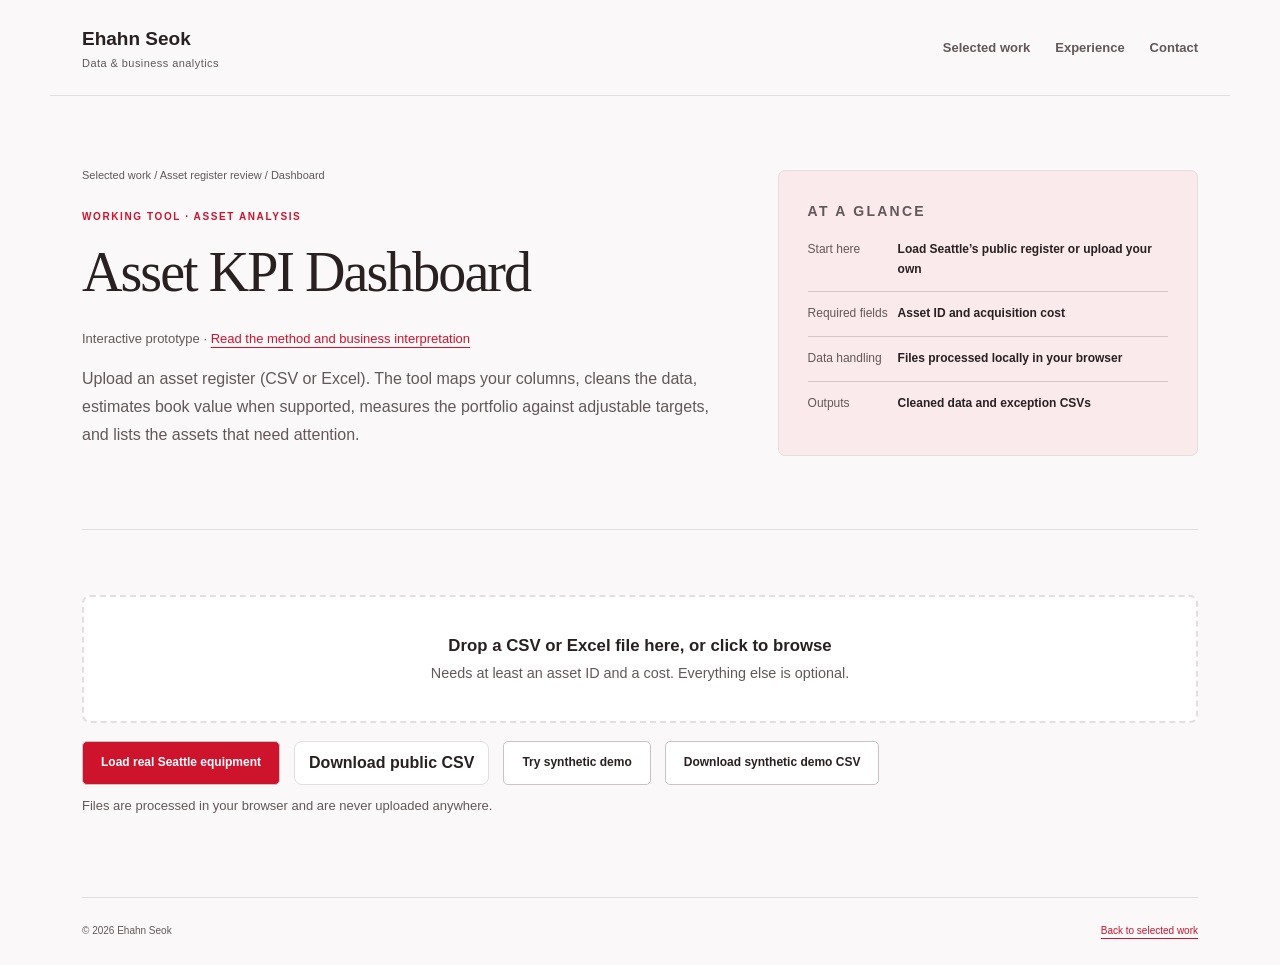
<file: asset-dashboard.html>
<!doctype html>
<html lang="en">
<head>
<meta charset="utf-8">
<meta name="viewport" content="width=device-width, initial-scale=1">
<title>Asset KPI Dashboard | Ehahn Seok</title>
<meta name="description" content="Upload an asset register (CSV or Excel) and get a cleaned dataset, KPIs measured against adjustable targets, and an exceptions list. Runs entirely in your browser.">
<link rel="stylesheet" href="style.css"><style>.drop{border:2px dashed var(--border);border-radius:12px;padding:28px 16px;text-align:center;background:var(--surface);cursor:pointer;transition:border-color .15s}
.drop.over,.drop:hover{border-color:var(--accent)}
.drop strong{display:block;font-size:1.05rem}
.drop span{color:var(--muted);font-size:.9rem}
.row{display:flex;gap:10px;flex-wrap:wrap;align-items:center;margin-top:12px}
button,.btn{font:inherit;font-weight:600;padding:8px 14px;border-radius:8px;border:1px solid var(--border);background:var(--surface);color:var(--text);cursor:pointer}
button.primary{background:var(--accent);border-color:var(--accent);color:var(--bg)}
button:hover{border-color:var(--accent)}
.privacy{font-size:.85rem;color:var(--muted);margin-top:10px}
#msg{margin-top:10px;font-size:.9rem}
#msg.err{color:var(--bad)}
.hidden{display:none!important}

.grid2{display:grid;grid-template-columns:repeat(auto-fit,minmax(210px,1fr));gap:10px}
label.f{display:flex;flex-direction:column;font-size:.8rem;color:var(--muted);gap:3px}
label.f select,label.f input{font:inherit;color:var(--text);background:var(--bg);border:1px solid var(--border);border-radius:6px;padding:6px 8px}
details{margin-top:10px}
summary{cursor:pointer;font-weight:600}

.kpis{display:grid;grid-template-columns:repeat(auto-fit,minmax(200px,1fr));gap:12px}
.kpi{background:var(--surface);border:1px solid var(--border);border-radius:12px;padding:14px}
.kpi .l{font-size:.8rem;color:var(--muted);font-weight:600;text-transform:uppercase;letter-spacing:.04em}
.kpi .v{font-size:1.7rem;font-weight:700;margin:4px 0 2px;line-height:1.2}
.kpi .s{font-size:.82rem;color:var(--muted)}
.chip{display:inline-block;margin-top:8px;padding:1px 9px;border-radius:999px;font-size:.74rem;font-weight:700}
.chip.ok{background:var(--ok-bg);color:var(--ok)}
.chip.warn{background:var(--warn-bg);color:var(--warn)}
.chip.bad{background:var(--bad-bg);color:var(--bad)}
.chip.na{background:var(--border);color:var(--muted)}

.charts{display:grid;grid-template-columns:repeat(auto-fit,minmax(320px,1fr));gap:12px}
.chart h3{margin:0 0 10px;font-size:.95rem}
.bar{display:grid;grid-template-columns:110px 1fr 84px;gap:8px;align-items:center;margin:5px 0;font-size:.85rem}
.bar .n{overflow:hidden;text-overflow:ellipsis;white-space:nowrap}
.bar .t{background:var(--border);border-radius:4px;height:14px;overflow:hidden}
.bar .t i{display:block;height:100%;background:var(--bar);border-radius:4px}
.bar .x{text-align:right;color:var(--muted);font-variant-numeric:tabular-nums}
.stack{display:flex;height:22px;border-radius:6px;overflow:hidden;margin:8px 0}
.stack i{display:block;height:100%}
.legend{display:flex;gap:14px;flex-wrap:wrap;font-size:.82rem;color:var(--muted)}
.legend b{display:inline-block;width:10px;height:10px;border-radius:2px;margin-right:5px}

.tablewrap{overflow-x:auto;border:1px solid var(--border);border-radius:12px;background:var(--surface)}
table{border-collapse:collapse;width:100%;font-size:.85rem}
th,td{padding:8px 10px;border-bottom:1px solid var(--border);text-align:left;white-space:nowrap}
th{font-size:.75rem;text-transform:uppercase;letter-spacing:.04em;color:var(--muted);position:sticky;top:0;background:var(--surface)}
td.num{text-align:right;font-variant-numeric:tabular-nums}
.flag{display:inline-block;padding:0 7px;margin-right:4px;border-radius:999px;font-size:.72rem;font-weight:600;background:var(--bad-bg);color:var(--bad)}
.notes{font-size:.85rem;color:var(--muted)}
.notes li{margin-bottom:4px}
@media(max-width:520px){.bar{grid-template-columns:90px 1fr 70px}}
</style><link rel="stylesheet" href="case-studies.css">
<link rel="icon" href="favicon.ico?v=g9c7u4w3" type="image/x-icon">
<link rel="icon" type="image/png" sizes="32x32" href="favicon-32x32.png?v=g9c7u4w3">
<link rel="icon" type="image/png" sizes="16x16" href="favicon-16x16.png?v=g9c7u4w3">
<link rel="apple-touch-icon" sizes="180x180" href="apple-touch-icon.png?v=g9c7u4w3">
<link rel="manifest" href="site.webmanifest?v=g9c7u4w3">
<meta name="theme-color" content="#ce142d">
</head>
<body class="case-page tool-case">
<a class="skip-link" href="#case-main">Skip to content</a><header class="site-header"><a class="brand" href="index.html">Ehahn Seok<span>Data & business analytics</span></a><nav aria-label="Main navigation"><a href="index.html#projects">Selected work</a><a href="index.html#experience">Experience</a><a href="index.html#contact">Contact</a></nav></header><main id="case-main">

<section class="case-hero"><div>
  <a class="breadcrumb" href="projects/asset-analysis/">Selected work / Asset register review / Dashboard</a><p class="eyebrow">Working tool · Asset analysis</p>
  <h1>Asset KPI Dashboard</h1>
  <p class="notes">Interactive prototype · <a href="projects/asset-analysis/">Read the method and business interpretation</a></p>
  <p class="sub">Upload an asset register (CSV or Excel). The tool maps your columns, cleans the data, estimates book value when supported, measures the portfolio against adjustable targets, and lists the assets that need attention.</p>
</div><aside class="profile case-summary"><p class="eyebrow">At a glance</p><dl><div><dt>Start here</dt><dd>Load Seattle’s public register or upload your own</dd></div><div><dt>Required fields</dt><dd>Asset ID and acquisition cost</dd></div><div><dt>Data handling</dt><dd>Files processed locally in your browser</dd></div><div><dt>Outputs</dt><dd>Cleaned data and exception CSVs</dd></div></dl></aside></section>

<section>
  <div id="drop" class="drop" tabindex="0">
    <strong>Drop a CSV or Excel file here, or click to browse</strong>
    <span>Needs at least an asset ID and a cost. Everything else is optional.</span>
    <input id="file" type="file" accept=".csv,.xlsx,.xls" class="hidden">
  </div>
  <div class="row">
    <button id="btnSeattle" class="primary">Load real Seattle equipment</button>
    <a class="btn" href="projects/asset-analysis/data/seattle_assets.csv" download>Download public CSV</a>
    <button id="btnSample">Try synthetic demo</button>
    <button id="btnSampleCsv">Download synthetic demo CSV</button>
  </div>
  <p class="privacy">Files are processed in your browser and are never uploaded anywhere.</p>
  <div id="msg" role="status"></div><p id="source-context" class="notes"></p>
</section>

<div id="app" class="hidden">

  <h2>1. Column mapping</h2>
  <div class="panel">
    <p class="notes" style="margin-top:0">Columns were matched by name. Correct any that are wrong, or set to "(none)" if your file doesn't have that field.</p>
    <div id="mapping" class="grid2"></div>
    <div class="row"><button id="btnApply" class="primary">Apply mapping</button><span class="notes" id="fileinfo"></span></div>
  </div>

  <h2>2. Settings and targets</h2>
  <div class="panel">
    <div class="grid2" id="settings"></div>
    <p class="notes">Targets are adjustable starting points for comparison, not industry standards. Set them to your organization's own policy.</p>
  </div>

  <h2>3. KPIs</h2>
  <div id="kpis" class="kpis"></div>

  <h2>4. Breakdowns</h2>
  <div id="charts" class="charts"></div>

  <h2>5. Exceptions</h2>
  <div class="row" style="margin-top:0">
    <label class="f" style="min-width:220px">Show
      <select id="filter"></select>
    </label>
    <button id="btnExportEx">Export exceptions CSV</button>
    <button id="btnExportClean">Export cleaned data CSV</button>
  </div>
  <p class="notes" id="exCount"></p>
  <div class="tablewrap"><table id="exTable"></table></div>

  <h2>Method and assumptions</h2>
  <ul class="notes">
    <li><b>Net book value</b> uses straight-line depreciation with zero salvage value: cost &times; (1 &minus; age / useful life), floored at 0. Rows with no useful life use the default in Settings.</li>
    <li><b>Age</b> uses acquisition date to today for uploads; public Seattle mode uses in-service date to November 8, 2026. Unsupported public-source metrics are unavailable.</li>
    <li><b>Audited in last 12 months</b> counts assets whose last audit date falls within the past 365 days.</li>
    <li><b>Maintenance cost ratio</b> is total annual maintenance cost divided by total acquisition cost.</li>
    <li><b>Data completeness</b> is the share of filled cells across the columns you mapped.</li>
    <li>Conditions are normalized to Good / Fair / Poor; anything unrecognized becomes Unknown.</li>
  </ul>
</div>

</main><footer><span>© 2026 Ehahn Seok</span><a href="index.html#projects">Back to selected work</a></footer>
<script>
"use strict";

const $ = id => document.getElementById(id);
const esc = s => String(s ?? "").replace(/[&<>"']/g, c => ({"&":"&amp;","<":"&lt;",">":"&gt;",'"':"&quot;","'":"&#39;"}[c]));
const MS_YEAR = 365.25 * 86400000;
const fmtMoney = n => n == null ? "n/a" : "$" + Math.round(n).toLocaleString("en-US");
const fmtMoneyShort = n => { const a = Math.abs(n); return a >= 1e6 ? "$" + (n/1e6).toFixed(2) + "M" : a >= 1e3 ? "$" + (n/1e3).toFixed(1) + "K" : "$" + Math.round(n); };
const fmtPct = n => n == null ? "n/a" : n.toFixed(1) + "%";
const iso = d => d ? d.toISOString().slice(0,10) : "";


const FIELDS = [
  {key:"id",       label:"Asset ID / tag",        required:true,  syn:["assetid","assettag","assetnumber","assetno","tag","barcode","serial","id"]},
  {key:"name",     label:"Name / description",    syn:["assetname","description","name","item"]},
  {key:"category", label:"Category",              syn:["assetclass","category","class","type"]},
  {key:"location", label:"Location",              syn:["location","site","facility","room","building"]},
  {key:"acquired", label:"Acquisition date",      syn:["acquisitiondate","purchasedate","dateacquired","inservicedate","dateofpurchase","acquired","purchased","date"]},
  {key:"cost",     label:"Acquisition cost",      required:true,  syn:["acquisitioncost","originalcost","purchaseprice","purchasecost","cost","price","value","amount"]},
  {key:"life",     label:"Useful life (years)",   syn:["usefullife","lifeyears","life","lifespan"]},
  {key:"condition",label:"Condition",             syn:["condition","status","state"]},
  {key:"audit",    label:"Last audit date",       syn:["lastaudit","lastverified","verifieddate","auditdate","lastinventory","audited"]},
  {key:"maint",    label:"Annual maintenance cost", syn:["maintenancecost","annualmaintenance","maintenance","maint","upkeep"]}
];

const DEFAULTS = {
  defaultLife: 5,
  tPastLife: 15,
  tPoor: 10,
  tAudit: 95,
  tMaint: 5,
  tComplete: 95,
  tDup: 0
};
const SETTING_DEFS = [
  ["defaultLife","Default useful life (years)",1,50],
  ["tPastLife","Target: past useful life, max %",0,100],
  ["tPoor","Target: poor condition, max %",0,100],
  ["tAudit","Target: audited in 12 mo, min %",0,100],
  ["tMaint","Target: maintenance ratio, max %",0,100],
  ["tComplete","Target: data completeness, min %",0,100],
  ["tDup","Target: duplicate IDs, max count",0,1000]
];

const state = { headers: [], rows: [], map: {}, settings: {...DEFAULTS}, clean: [], filename: "", publicFleet: false };


function parseCSV(text){
  const rows = []; let row = [], cur = "", q = false;
  if (text.charCodeAt(0) === 0xFEFF) text = text.slice(1);
  for (let i = 0; i < text.length; i++){
    const c = text[i];
    if (q){
      if (c === '"'){ if (text[i+1] === '"'){ cur += '"'; i++; } else q = false; }
      else cur += c;
    } else if (c === '"') q = true;
    else if (c === ","){ row.push(cur); cur = ""; }
    else if (c === "\n" || c === "\r"){
      if (c === "\r" && text[i+1] === "\n") i++;
      row.push(cur); cur = "";
      if (row.some(x => x.trim() !== "")) rows.push(row);
      row = [];
    } else cur += c;
  }
  row.push(cur);
  if (row.some(x => x.trim() !== "")) rows.push(row);
  return rows;
}
function parseNum(v){
  if (v == null || v === "") return null;
  if (typeof v === "number") return isFinite(v) ? v : null;
  let s = String(v).trim(); if (!s) return null;
  const neg = /^\(.*\)$/.test(s) || /^-/.test(s);
  s = s.replace(/[^0-9.]/g, "");
  if (!s || s === ".") return null;
  const n = parseFloat(s);
  return isNaN(n) ? null : (neg ? -n : n);
}
function parseDate(v){
  if (v == null || v === "") return null;
  let d = null;
  if (v instanceof Date) d = v;
  else if (typeof v === "number" && v > 20000 && v < 80000) d = new Date(Math.round((v - 25569) * 86400000));
  else {
    const s = String(v).trim();
    let m;
    if ((m = s.match(/^(\d{4})[-\/](\d{1,2})[-\/](\d{1,2})/))) d = new Date(Date.UTC(+m[1], +m[2]-1, +m[3]));
    else if ((m = s.match(/^(\d{1,2})[-\/](\d{1,2})[-\/](\d{2,4})$/))){
      let y = +m[3]; if (y < 100) y += y > 50 ? 1900 : 2000;
      d = new Date(Date.UTC(y, +m[1]-1, +m[2]));
    } else { const t = Date.parse(s); d = isNaN(t) ? null : new Date(t); }
  }
  if (!d || isNaN(d.getTime())) return null;
  const y = d.getUTCFullYear();
  return (y < 1950 || y > new Date().getFullYear() + 1) ? null : d;
}
function normCondition(v){
  const s = String(v ?? "").trim().toLowerCase();
  if (!s) return null;
  if (/^(good|excellent|new|great|like new|working|active|ok|operational)/.test(s)) return "Good";
  if (/^(fair|average|moderate|used|worn|acceptable)/.test(s)) return "Fair";
  if (/^(poor|bad|damaged|broken|failing|needs|critical|replace|retire)/.test(s)) return "Poor";
  return "Unknown";
}
const tidy = v => { const s = String(v ?? "").trim().replace(/\s+/g, " "); return s ? s : null; };
const titleCase = s => s == null ? null : s.replace(/\w\S*/g, w => w[0].toUpperCase() + w.slice(1).toLowerCase());


const normHeader = h => String(h ?? "").toLowerCase().replace(/[^a-z0-9]/g, "");
function autoMap(headers){
  const map = {}, used = new Set(), nh = headers.map(normHeader);
  for (const pass of ["exact","contains"]){
    for (const f of FIELDS){
      if (map[f.key] != null) continue;
      for (const syn of f.syn){
        const idx = nh.findIndex((h, i) => !used.has(i) && h && (pass === "exact" ? h === syn : h.includes(syn)));
        if (idx >= 0){ map[f.key] = idx; used.add(idx); break; }
      }
    }
  }
  return map;
}


function buildClean(){
  const now = state.publicFleet ? Date.parse("2026-11-08T00:00:00Z") : Date.now(), s = state.settings, m = state.map;
  const get = (r, k) => m[k] == null ? undefined : r[m[k]];
  const out = state.rows.map((r, i) => {
    const o = { row: i + 2 };
    o.id = tidy(get(r,"id"));
    o.name = tidy(get(r,"name"));
    o.category = titleCase(tidy(get(r,"category")));
    o.location = state.publicFleet ? tidy(get(r,"location")) : titleCase(tidy(get(r,"location")));
    o.acquired = parseDate(get(r,"acquired"));
    o.cost = parseNum(get(r,"cost"));
    o.life = parseNum(get(r,"life"));
    o.condition = normCondition(get(r,"condition"));
    o.audit = parseDate(get(r,"audit"));
    o.maint = parseNum(get(r,"maint"));
    o.age = o.acquired ? Math.max(0, (now - o.acquired.getTime()) / MS_YEAR) : null;
    const life = (o.life && o.life > 0) ? o.life : s.defaultLife;
    o.pastLife = !state.publicFleet && o.age != null ? o.age >= life : null;
    o.nbv = (!state.publicFleet && o.cost != null && o.age != null) ? Math.max(0, o.cost * (1 - o.age / life)) : null;
    o.publicFlags = state.publicFleet ? String(r[state.headers.indexOf("review_flags")] || "").split("; ").filter(Boolean) : [];
    o.plannedYear = state.publicFleet ? r[state.headers.indexOf("planned_replacement_year")] : "";
    o.auditedRecent = o.audit ? (now - o.audit.getTime()) <= MS_YEAR : false;
    return o;
  });
  const seen = new Map();
  out.forEach(o => { if (o.id){ const k = o.id.toLowerCase(); seen.set(k, (seen.get(k) || 0) + 1); } });
  out.forEach(o => { o.dup = !!(o.id && seen.get(o.id.toLowerCase()) > 1); });
  const checkKeys = ["id","cost","acquired","category","location"].filter(k => m[k] != null);
  out.forEach(o => { o.missing = checkKeys.filter(k => o[k] == null || o[k] === ""); });
  state.clean = out;
  state.dupCount = [...seen.values()].filter(n => n > 1).reduce((a, n) => a + n, 0);
}

function sum(a){ return a.reduce((x, y) => x + y, 0); }

function computeKPIs(){
  const d = state.clean, m = state.map, s = state.settings, n = d.length;
  const has = k => m[k] != null;
  const totalCost = sum(d.map(o => o.cost || 0));
  const withNbv = d.filter(o => o.nbv != null);
  const nbv = sum(withNbv.map(o => o.nbv));
  const costOfNbvRows = sum(withNbv.map(o => o.cost));
  const ages = d.map(o => o.age).filter(a => a != null);
  const pastDen = d.filter(o => o.pastLife != null).length;
  const condDen = d.filter(o => o.condition != null).length;
  const mappedKeys = FIELDS.map(f => f.key).filter(has);
  const filled = sum(d.map(o => mappedKeys.filter(k => o[k] != null && o[k] !== "").length));
  const maintSum = sum(d.map(o => o.maint || 0));
  return {
    count: n,
    totalCost,
    nbv: withNbv.length ? nbv : null,
    nbvPct: withNbv.length && costOfNbvRows ? nbv / costOfNbvRows * 100 : null,
    avgAge: ages.length ? sum(ages) / ages.length : null,
    pastLifePct: pastDen ? d.filter(o => o.pastLife).length / pastDen * 100 : null,
    pastLifeN: d.filter(o => o.pastLife).length,
    poorPct: has("condition") && condDen ? d.filter(o => o.condition === "Poor").length / condDen * 100 : null,
    poorN: d.filter(o => o.condition === "Poor").length,
    auditPct: has("audit") && n ? d.filter(o => o.auditedRecent).length / n * 100 : null,
    auditOverdue: d.filter(o => !o.auditedRecent).length,
    maintRatio: has("maint") && totalCost ? maintSum / totalCost * 100 : null,
    maintSum,
    completePct: n && mappedKeys.length ? filled / (n * mappedKeys.length) * 100 : null,
    dups: state.dupCount
  };
}

function status(v, target, dir){
  if (v == null) return "na";
  if (dir === "max"){
    if (v <= target) return "ok";
    if (target === 0) return "bad";
    return v <= target * 1.25 ? "warn" : "bad";
  }
  if (v >= target) return "ok";
  return v >= target * 0.85 ? "warn" : "bad";
}
const STATUS_TEXT = {ok:"On target", warn:"Near target", bad:"Off target", na:"No data"};


function renderMapping(){
  const opts = ['<option value="-1">(none)</option>'].concat(state.headers.map((h, i) => `<option value="${i}">${esc(h || "(blank header " + (i+1) + ")")}</option>`)).join("");
  $("mapping").innerHTML = FIELDS.map(f =>
    `<label class="f">${esc(state.publicFleet ? ({location:"Department (grouping)",acquired:"In-service date",cost:"In-service cost"}[f.key] || f.label) : f.label)}${f.required ? " *" : ""}<select data-key="${f.key}">${opts}</select></label>`).join("");
  document.querySelectorAll("#mapping select").forEach(sel => {
    const v = state.map[sel.dataset.key];
    sel.value = v == null ? "-1" : String(v);
  });
  $("fileinfo").textContent = `${state.filename}: ${state.rows.length.toLocaleString()} rows, ${state.headers.length} columns`;
}
function renderSettings(){
  $("settings").innerHTML = SETTING_DEFS.filter(([k]) => !state.publicFleet || ["tComplete","tDup"].includes(k)).map(([k, label, min, max]) =>
    `<label class="f">${esc(label)}<input type="number" data-k="${k}" min="${min}" max="${max}" step="any" value="${state.settings[k]}"></label>`).join("");
  document.querySelectorAll("#settings input").forEach(inp => inp.addEventListener("input", () => {
    const v = parseFloat(inp.value);
    if (!isNaN(v)){ state.settings[inp.dataset.k] = v; refresh(true); }
  }));
}
function kpiCard(label, value, sub, st, target){
  const chip = (st === "na" && !target) ? "" : `<span class="chip ${st}">${STATUS_TEXT[st]}${target ? " &middot; " + target : ""}</span>`;
  return `<div class="kpi"><div class="l">${esc(label)}</div><div class="v">${value}</div><div class="s">${sub}</div>${chip}</div>`;
}
function renderKPIs(k){
  const s = state.settings;
  if (state.publicFleet){
    const replacement = state.clean.filter(o => o.publicFlags.includes("Planned replacement year reached")).length;
    const costReview = state.clean.filter(o => o.cost == null || o.cost <= 0).length;
    $("kpis").innerHTML = [
      kpiCard("Equipment records", k.count.toLocaleString(), "ID-less source summary row excluded", "na"),
      kpiCard("Recorded in-service cost", fmtMoneyShort(k.totalCost), fmtMoney(k.totalCost), "na"),
      kpiCard("Average in-service age", k.avgAge == null ? "n/a" : k.avgAge.toFixed(1) + " yrs", "as of November 8, 2026", "na"),
      kpiCard("Planned replacement year reached", replacement.toLocaleString(), "year ≤ 2026; validate plans before action", "na"),
      kpiCard("Cost records to review", costReview.toLocaleString(), "missing or nonpositive recorded cost", "na"),
      kpiCard("Mapped-field completeness", fmtPct(k.completePct), "does not measure all source or audit fields", status(k.completePct,s.tComplete,"min"), "min " + s.tComplete + "%"),
      kpiCard("Duplicate equipment IDs", k.dups.toLocaleString(), "records sharing an ID", status(k.dups,s.tDup,"max"), "max " + s.tDup)
    ].join("");
    return;
  }
  const cards = [
    kpiCard("Assets", k.count.toLocaleString(), "records in register", "na"),
    kpiCard(state.publicFleet ? "Recorded in-service cost" : "Total acquisition cost", fmtMoneyShort(k.totalCost), fmtMoney(k.totalCost), "na"),
    kpiCard("Net book value (est.)", k.nbv == null ? "n/a" : fmtMoneyShort(k.nbv), k.nbvPct == null ? (state.publicFleet ? "not supplied by public source" : "needs acquisition date") : fmtPct(k.nbvPct) + " of cost remaining", "na"),
    kpiCard("Average age", k.avgAge == null ? "n/a" : k.avgAge.toFixed(1) + " yrs", state.publicFleet ? "from in-service date; as of Nov 8, 2026" : "from acquisition date", "na"),
    kpiCard("Past useful life", fmtPct(k.pastLifePct), k.pastLifePct == null ? "useful life not supplied" : `${k.pastLifeN.toLocaleString()} assets`, status(k.pastLifePct, s.tPastLife, "max"), "max " + s.tPastLife + "%"),
    kpiCard("Poor condition", fmtPct(k.poorPct), k.poorPct == null ? "condition not supplied" : `${k.poorN.toLocaleString()} assets`, status(k.poorPct, s.tPoor, "max"), "max " + s.tPoor + "%"),
    kpiCard("Audited in last 12 months", fmtPct(k.auditPct), k.auditPct == null ? "needs last audit date" : `${k.auditOverdue.toLocaleString()} overdue or never`, status(k.auditPct, s.tAudit, "min"), "min " + s.tAudit + "%"),
    kpiCard("Maintenance cost ratio", fmtPct(k.maintRatio), k.maintRatio == null ? "needs maintenance cost" : fmtMoney(k.maintSum) + " per year", status(k.maintRatio, s.tMaint, "max"), "max " + s.tMaint + "%"),
    kpiCard("Data completeness", fmtPct(k.completePct), "filled cells, mapped columns", status(k.completePct, s.tComplete, "min"), "min " + s.tComplete + "%"),
    kpiCard("Duplicate IDs", k.dups.toLocaleString(), "records sharing an ID", status(k.dups, s.tDup, "max"), "max " + s.tDup)
  ];
  $("kpis").innerHTML = cards.join("");
}
function groupSum(key){
  const g = new Map();
  state.clean.forEach(o => { const name = o[key] || "Unassigned"; g.set(name, (g.get(name) || 0) + (o.cost || 0)); });
  return [...g.entries()].sort((a, b) => b[1] - a[1]);
}
function barChart(title, entries, limit = 8){
  if (!entries.length) return "";
  let list = entries;
  if (entries.length > limit){
    const rest = sum(entries.slice(limit - 1).map(e => e[1]));
    list = entries.slice(0, limit - 1).concat([["Other", rest]]);
  }
  const max = Math.max(...list.map(e => e[1]), 1), total = sum(list.map(e => e[1])) || 1;
  const rows = list.map(([name, v]) =>
    `<div class="bar"><div class="n" title="${esc(name)}">${esc(name)}</div><div class="t"><i style="width:${(v / max * 100).toFixed(1)}%"></i></div><div class="x">${fmtMoneyShort(v)} &middot; ${(v / total * 100).toFixed(0)}%</div></div>`).join("");
  return `<div class="panel chart"><h3>${esc(title)}</h3>${rows}</div>`;
}
function ageChart(){
  const d = state.clean.filter(o => o.age != null);
  if (!d.length) return "";
  const buckets = [["0-1 yr",0,1],["1-3 yrs",1,3],["3-5 yrs",3,5],["5-10 yrs",5,10],["10+ yrs",10,1e9]];
  const entries = buckets.map(([l, a, b]) => [l, d.filter(o => o.age >= a && o.age < b).length]);
  const max = Math.max(...entries.map(e => e[1]), 1);
  const rows = entries.map(([name, c]) =>
    `<div class="bar"><div class="n">${name}</div><div class="t"><i style="width:${(c / max * 100).toFixed(1)}%"></i></div><div class="x">${c.toLocaleString()}</div></div>`).join("");
  return `<div class="panel chart"><h3>Age distribution (asset count)</h3>${rows}</div>`;
}
function conditionChart(){
  if (state.map.condition == null) return "";
  const d = state.clean, n = d.length || 1;
  const parts = [["Good","var(--bar)"],["Fair","var(--bar2)"],["Poor","var(--bar3)"],["Unknown","var(--bar4)"]]
    .map(([l, c]) => [l, c, d.filter(o => (o.condition || "Unknown") === l).length]).filter(p => p[2] > 0);
  const stack = parts.map(([l, c, k]) => `<i style="width:${k / n * 100}%;background:${c}" title="${l}: ${k}"></i>`).join("");
  const legend = parts.map(([l, c, k]) => `<span><b style="background:${c}"></b>${l} ${k.toLocaleString()} (${(k / n * 100).toFixed(0)}%)</span>`).join("");
  return `<div class="panel chart"><h3>Condition mix</h3><div class="stack">${stack}</div><div class="legend">${legend}</div></div>`;
}
function renderCharts(){
  const m = state.map;
  $("charts").innerHTML = [
    m.category != null ? barChart("Cost by category", groupSum("category")) : "",
    m.location != null ? barChart(state.publicFleet ? "Cost by department" : "Cost by location", groupSum("location")) : "",
    m.acquired != null ? ageChart() : "",
    conditionChart()
  ].join("") || '<p class="notes">Map category, location, acquisition date, or condition to see breakdowns.</p>';
}


const FILTERS = [
  ["all","All exceptions", o => o.flags.length > 0],
  ["planned","Planned replacement year reached (public data)", o => o.flags.includes("Planned replacement year reached")],
  ["cost","Missing/nonpositive cost (public data)", o => o.flags.includes("Missing/nonpositive in-service cost")],
  ["pastlife","Past useful life", o => o.pastLife === true],
  ["poor","Poor condition", o => o.condition === "Poor"],
  ["audit","Audit overdue or never audited", o => state.map.audit != null && !o.auditedRecent],
  ["missing","Missing key data", o => o.missing.length > 0],
  ["dup","Duplicate ID", o => o.dup]
];
function flagsFor(o){
  if (state.publicFleet) return [...o.publicFlags, ...(o.dup ? ["Duplicate ID"] : [])];
  const f = [];
  if (o.pastLife) f.push("Past life");
  if (o.condition === "Poor") f.push("Poor condition");
  if (state.map.audit != null && !o.auditedRecent) f.push("Audit overdue");
  if (o.missing.length) f.push("Missing " + o.missing.join(", "));
  if (o.dup) f.push("Duplicate ID");
  return f;
}
function currentExceptions(){
  state.clean.forEach(o => o.flags = flagsFor(o));
  const sel = $("filter").value || "all";
  const def = FILTERS.find(f => f[0] === sel) || FILTERS[0];
  return state.clean.filter(def[2]);
}
function renderExceptions(){
  const prev = $("filter").value;
  if (!$("filter").options.length){
    $("filter").innerHTML = FILTERS.map(f => `<option value="${f[0]}">${f[1]}</option>`).join("");
  }
  if (prev) $("filter").value = prev;
  const list = currentExceptions();
  const shown = list.slice(0, 100);
  $("exCount").textContent = `${list.length.toLocaleString()} matching assets` + (list.length > 100 ? " (showing first 100; export for the full list)" : "");
  const head = ["Row","ID","Name","Category",state.publicFleet ? "Department" : "Location","Cost","Age (yrs)",state.publicFleet ? "Planned replacement year" : "Condition","Flags"];
  $("exTable").innerHTML = "<thead><tr>" + head.map(h => `<th>${h}</th>`).join("") + "</tr></thead><tbody>" +
    shown.map(o => `<tr><td class="num">${o.row}</td><td>${esc(o.id ?? "")}</td><td>${esc(o.name ?? "")}</td><td>${esc(o.category ?? "")}</td><td>${esc(o.location ?? "")}</td><td class="num">${o.cost == null ? "" : fmtMoney(o.cost)}</td><td class="num">${o.age == null ? "" : o.age.toFixed(1)}</td><td>${esc(state.publicFleet ? o.plannedYear : (o.condition ?? ""))}</td><td>${o.flags.map(f => `<span class="flag">${esc(f)}</span>`).join("")}</td></tr>`).join("") +
    "</tbody>";
}

function refresh(keepMap){
  buildClean();
  renderKPIs(computeKPIs());
  renderCharts();
  renderExceptions();
}


function toCSV(rows){
  const q = v => { const s = v == null ? "" : String(v); return /[",\n\r]/.test(s) ? '"' + s.replace(/"/g, '""') + '"' : s; };
  return rows.map(r => r.map(q).join(",")).join("\r\n");
}
function download(name, text){
  const a = document.createElement("a");
  a.href = URL.createObjectURL(new Blob([text], {type:"text/csv"}));
  a.download = name; document.body.appendChild(a); a.click(); a.remove();
  setTimeout(() => URL.revokeObjectURL(a.href), 1000);
}
function cleanRows(list){
  const head = ["row","asset_id","name","category","location","acquisition_date","cost","useful_life_years","condition","last_audit_date","annual_maintenance_cost","age_years","net_book_value_est","planned_replacement_year","flags"];
  if (state.publicFleet){ head[4] = "department"; head[5] = "in_service_date"; head[6] = "in_service_cost"; }
  return [head].concat(list.map(o => [o.row, o.id, o.name, o.category, o.location, iso(o.acquired), o.cost, o.life, o.condition, iso(o.audit), o.maint, o.age == null ? "" : o.age.toFixed(2), o.nbv == null ? "" : o.nbv.toFixed(2), o.plannedYear || "", (o.flags || flagsFor(o)).join("; ")]));
}


function setMsg(text, isErr){ const m = $("msg"); m.textContent = text || ""; m.className = isErr ? "err" : ""; }
function loadTable(table, filename, publicFleet = false){
  state.publicFleet = publicFleet;
  $("filter").value = "all";
  $("source-context").textContent = publicFleet ? "Source: City of Seattle Active Fleet Complement, retrieved November 8, 2026. One ID-less summary row excluded. Department is mapped to the location grouping; cost and age use in-service fields. Book value, useful life, audit coverage, condition, and maintenance are unavailable. Completeness describes mapped fields only. Replacement-year flags are planning review prompts, not proof of overdue replacement." : "Uploads use your mapped fields and editable assumptions. The synthetic demo is generated sample data, not company records.";
  table = table.filter(r => r.some(c => c != null && String(c).trim() !== ""));
  if (table.length < 2){ setMsg("That file needs a header row and at least one data row.", true); return; }
  state.headers = table[0].map(h => String(h ?? "").trim());
  state.rows = table.slice(1).map(r => state.headers.map((_, i) => r[i] ?? ""));
  state.filename = filename;
  state.map = autoMap(state.headers);
  if (publicFleet) state.map = {id:0,name:1,category:2,location:3,acquired:4,cost:5};
  $("app").classList.remove("hidden");
  renderMapping(); renderSettings();
  if (state.map.id == null || state.map.cost == null){
    setMsg("Couldn't find an asset ID and/or cost column automatically. Pick them in the mapping below, then click Apply mapping.", true);
  } else setMsg("Loaded " + state.rows.length.toLocaleString() + " rows from " + filename + ".");
  refresh();
  $("app").scrollIntoView({behavior:"smooth", block:"start"});
}
function handleFile(file){
  if (!file) return;
  const name = file.name, lower = name.toLowerCase();
  setMsg("Reading " + name + "...");
  if (/\.xlsx?$/.test(lower)){
    loadSheetJS().then(() => file.arrayBuffer()).then(buf => {
      const wb = XLSX.read(buf, {type:"array", cellDates:true});
      const ws = wb.Sheets[wb.SheetNames[0]];
      loadTable(XLSX.utils.sheet_to_json(ws, {header:1, raw:true, defval:""}), name + " (" + wb.SheetNames[0] + ")");
    }).catch(() => setMsg("Couldn't read that Excel file. Try saving it as CSV and uploading that instead.", true));
  } else {
    const r = new FileReader();
    r.onload = () => loadTable(parseCSV(String(r.result)), name);
    r.onerror = () => setMsg("Couldn't read that file.", true);
    r.readAsText(file);
  }
}
let sheetPromise = null;
function loadSheetJS(){
  if (window.XLSX) return Promise.resolve();
  if (!sheetPromise) sheetPromise = new Promise((res, rej) => {
    const s = document.createElement("script");
    s.src = "https://cdnjs.cloudflare.com/ajax/libs/xlsx/0.18.5/xlsx.full.min.js";
    s.onload = res; s.onerror = () => { sheetPromise = null; rej(); };
    document.head.appendChild(s);
  });
  return sheetPromise;
}


function sampleTable(){
  let seed = 20260611;
  const rnd = () => (seed = (seed * 1664525 + 1013904223) % 4294967296) / 4294967296;
  const pick = a => a[Math.floor(rnd() * a.length)];
  const cats = [
    ["IT Equipment", 4, 400, 3500, ["Laptop","Desktop","Server","Network Switch","Monitor"]],
    ["Production Equipment", 10, 8000, 90000, ["Coating Line Part","Mixer","Press","Conveyor","Dryer"]],
    ["Vehicles", 7, 15000, 60000, ["Forklift","Delivery Van","Pallet Jack","Utility Cart"]],
    ["Furniture", 10, 150, 1800, ["Desk","Chair","Cabinet","Shelving"]],
    ["Tools", 5, 80, 2500, ["Torque Wrench","Calibrator","Drill Set","Meter"]],
    ["Facilities", 15, 3000, 45000, ["HVAC Unit","Generator","Compressor","Lighting Array"]]
  ];
  const locs = ["Plant A","Plant B","Warehouse","HQ Office"];
  const now = Date.now(), rows = [["Asset ID","Description","Category","Location","Purchase Date","Cost","Useful Life","Condition","Last Audit","Annual Maintenance"]];
  for (let i = 1; i <= 240; i++){
    const [cat, life, lo, hi, names] = pick(cats);
    const ageYrs = rnd() * (life * 1.5);
    const acquired = new Date(now - ageYrs * MS_YEAR);
    const cost = Math.round(lo + rnd() * (hi - lo));
    const wear = ageYrs / life + (rnd() - 0.5) * 0.4;
    const cond = wear > 1.1 ? (rnd() < 0.6 ? "Poor" : "Fair") : wear > 0.6 ? (rnd() < 0.7 ? "Fair" : "Good") : (rnd() < 0.9 ? "Good" : "Fair");
    const audited = rnd() < 0.88 ? new Date(now - rnd() * 330 * 86400000) : (rnd() < 0.5 ? new Date(now - (400 + rnd() * 500) * 86400000) : null);
    const maint = Math.round(cost * (0.01 + rnd() * 0.06));
    rows.push([
      "A-" + String(1000 + i), pick(names), cat, pick(locs), iso(acquired), cost,
      rnd() < 0.9 ? life : "", cond, audited ? iso(audited) : "", maint
    ]);
  }
  rows[10][0] = rows[11][0];
  rows[50][0] = rows[51][0];
  rows[30][5] = "";
  rows[75][4] = "";
  rows[120][3] = "";
  rows[200][2] = "";
  return rows;
}


const drop = $("drop"), fileInput = $("file");
drop.addEventListener("click", () => fileInput.click());
drop.addEventListener("keydown", e => { if (e.key === "Enter" || e.key === " "){ e.preventDefault(); fileInput.click(); } });
fileInput.addEventListener("change", () => handleFile(fileInput.files[0]));
["dragenter","dragover"].forEach(ev => drop.addEventListener(ev, e => { e.preventDefault(); drop.classList.add("over"); }));
["dragleave","drop"].forEach(ev => drop.addEventListener(ev, e => { e.preventDefault(); drop.classList.remove("over"); }));
drop.addEventListener("drop", e => handleFile(e.dataTransfer.files[0]));
async function loadSeattle(){
  $("btnSeattle").disabled = true; setMsg("Loading real public equipment records…");
  try {
    const r = await fetch("projects/asset-analysis/data/seattle_assets.csv");
    if (!r.ok) throw Error("Download failed");
    loadTable(parseCSV(await r.text()), "Seattle public equipment · Nov 8, 2026", true);
  } catch(e){setMsg("Public snapshot could not load. Download the public CSV or upload a register.", true);}
  finally {$("btnSeattle").disabled = false;}
}
$("btnSeattle").addEventListener("click", loadSeattle);
$("btnSample").addEventListener("click", () => loadTable(sampleTable(), "Sample data (simulated)"));
$("btnSampleCsv").addEventListener("click", () => download("sample_asset_register.csv", toCSV(sampleTable())));
$("btnApply").addEventListener("click", () => {
  const map = {};
  document.querySelectorAll("#mapping select").forEach(sel => { const v = parseInt(sel.value, 10); if (v >= 0) map[sel.dataset.key] = v; });
  state.map = map;
  if (map.id == null || map.cost == null){ setMsg("Asset ID and cost are required.", true); return; }
  setMsg("Mapping applied.");
  refresh();
});
$("filter").addEventListener("change", renderExceptions);
$("btnExportEx").addEventListener("click", () => download("asset_exceptions.csv", toCSV(cleanRows(currentExceptions()))));
$("btnExportClean").addEventListener("click", () => { state.clean.forEach(o => o.flags = flagsFor(o)); download("asset_register_cleaned.csv", toCSV(cleanRows(state.clean))); });
if (new URLSearchParams(location.search).get("source") === "seattle") loadSeattle();
else if (new URLSearchParams(location.search).get("demo") === "1") loadTable(sampleTable(), "Sample data (simulated)");
</script>
</body>
</html>
</file>
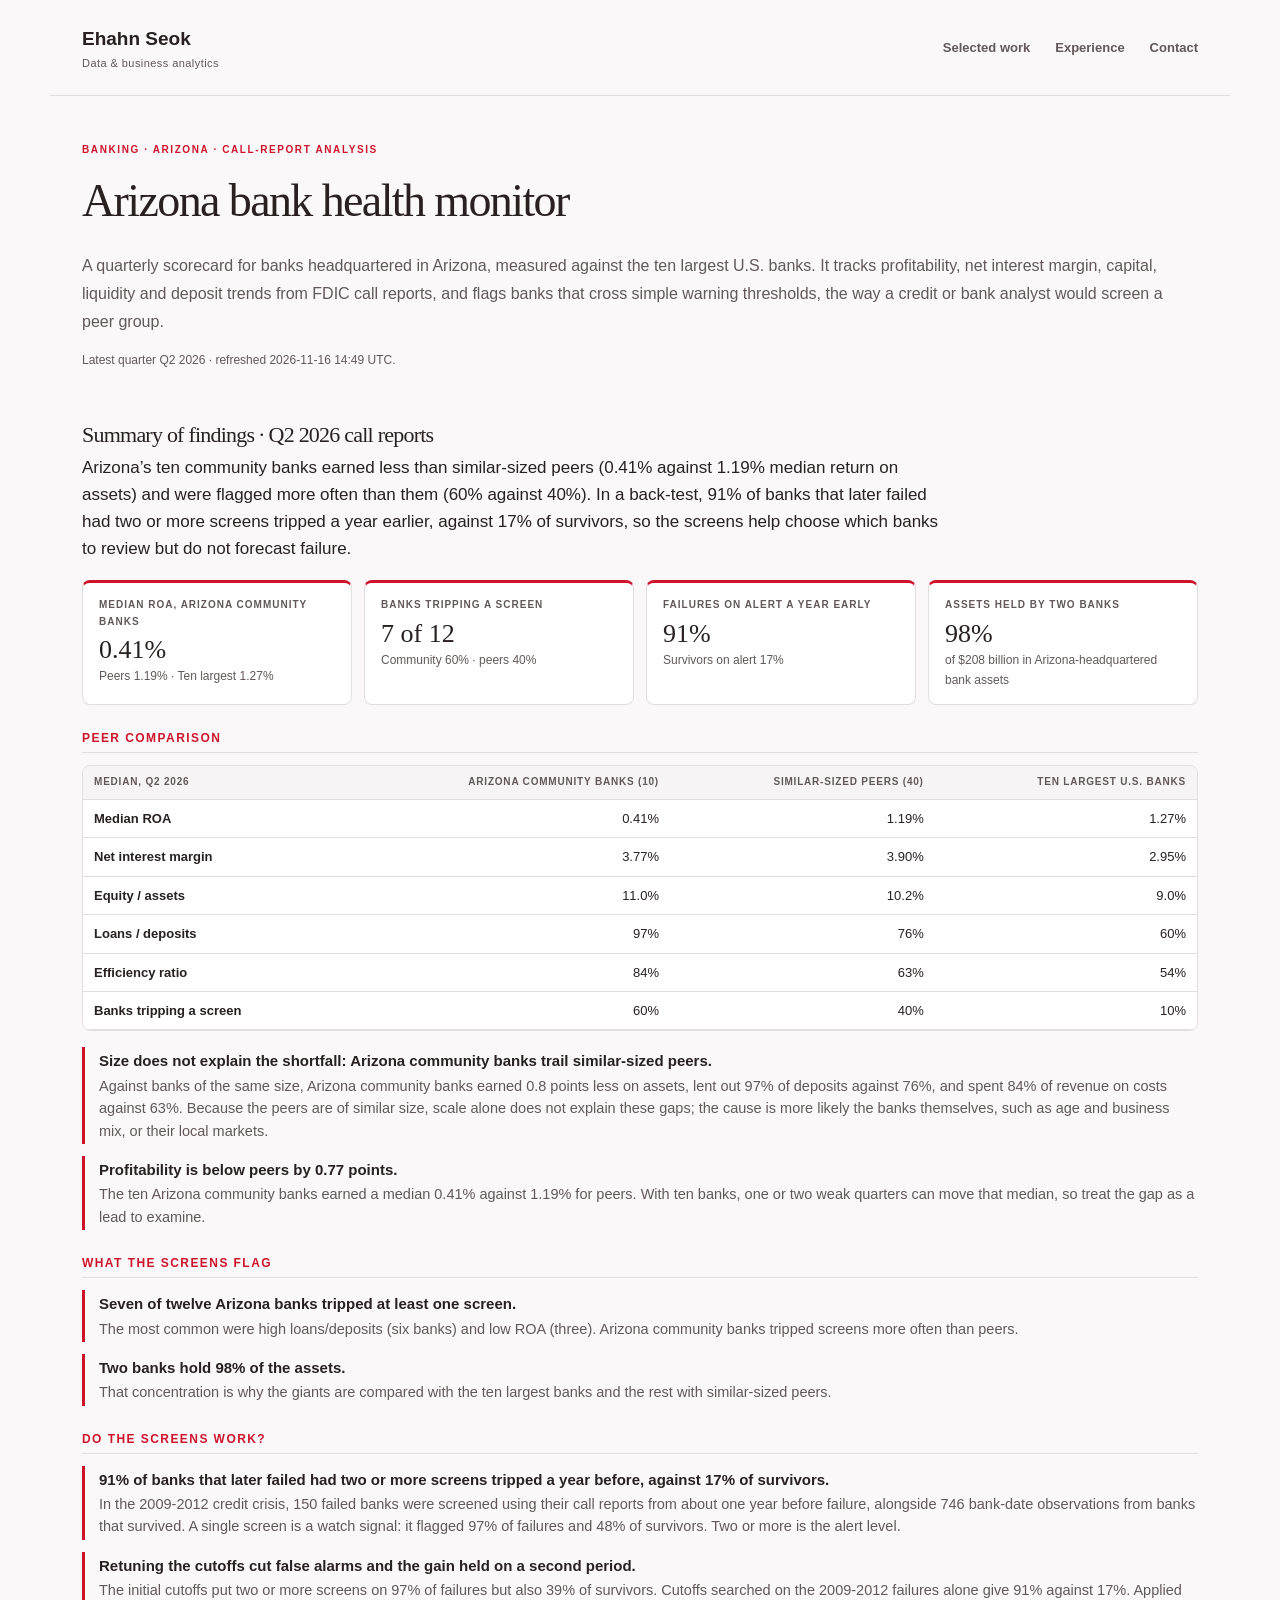
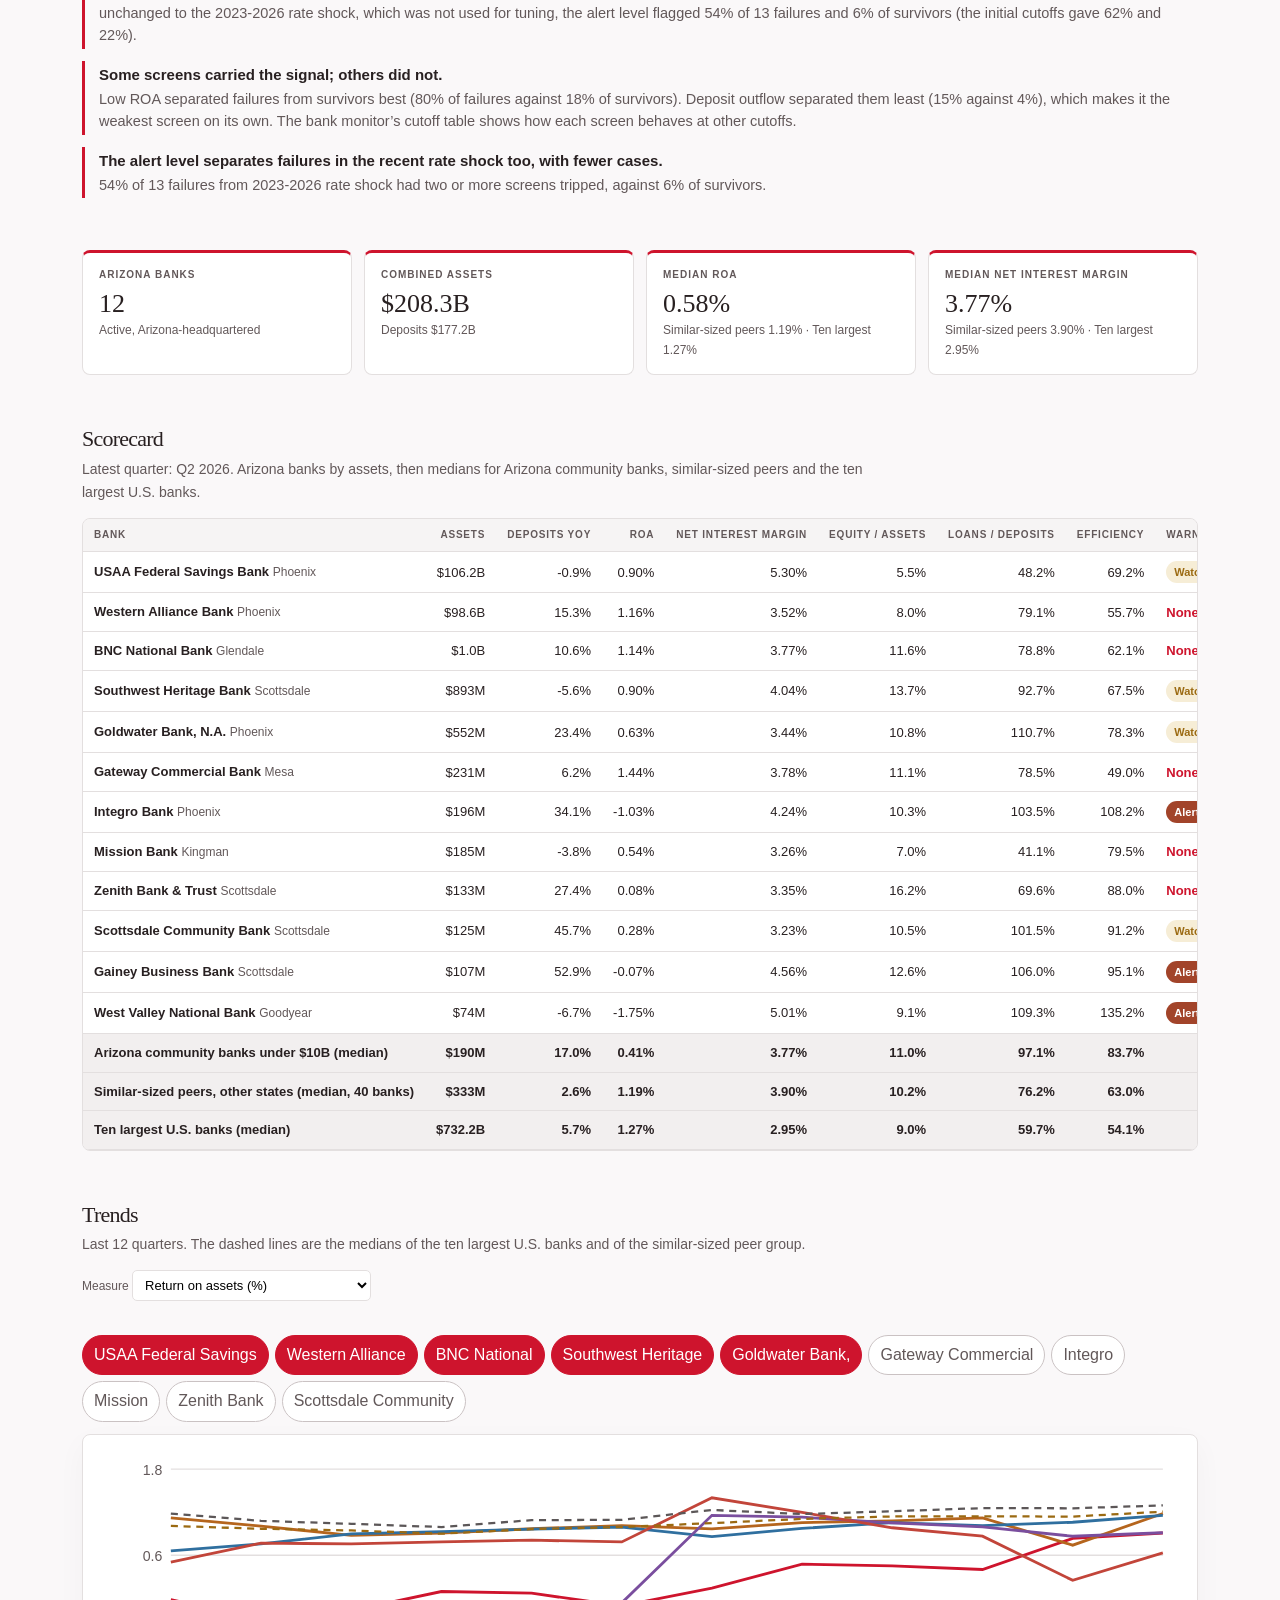
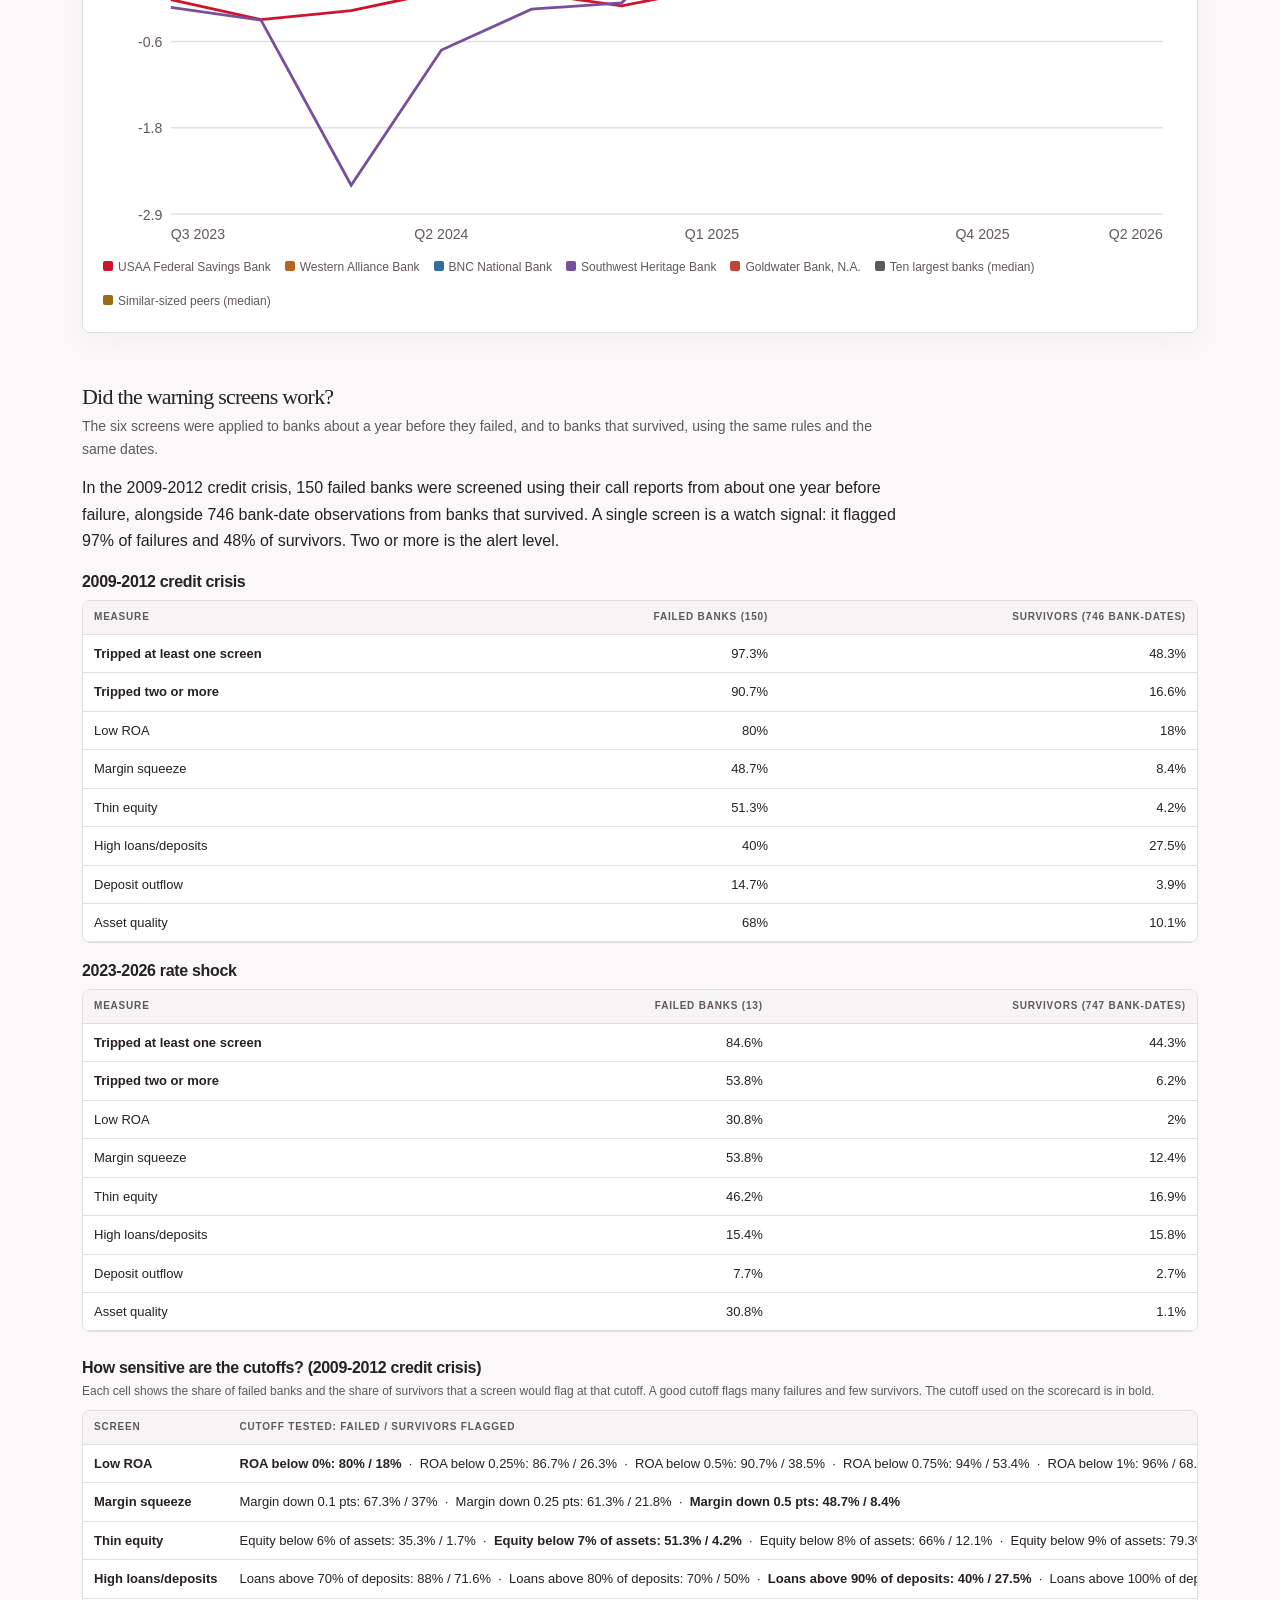
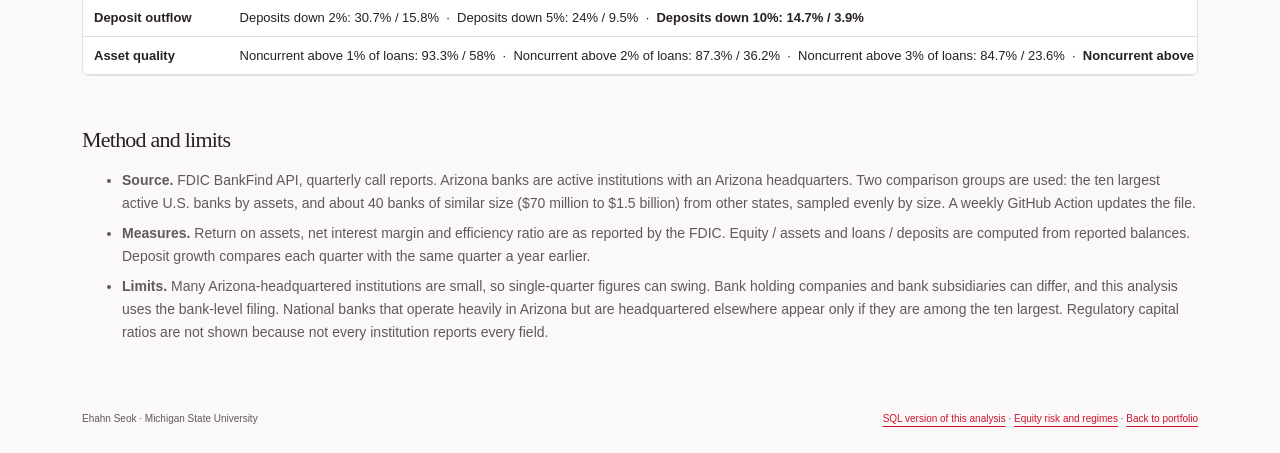
<file: bank-monitor.html>
<!doctype html>
<html lang="en">
<head>
<meta charset="utf-8"><meta name="viewport" content="width=device-width, initial-scale=1">
<title>Arizona Bank Health Monitor | Ehahn Seok</title>
<meta name="description" content="Quarterly health scorecard for Arizona-headquartered banks, compared with the ten largest U.S. banks: profitability, margins, capital, liquidity and deposit trends from FDIC call reports.">
<link rel="stylesheet" href="style.css?v=pf10">
<link rel="icon" href="favicon.ico?v=g9c7u4w3" type="image/x-icon">
<link rel="icon" type="image/png" sizes="32x32" href="favicon-32x32.png?v=g9c7u4w3">
<meta name="theme-color" content="#ce142d">
<style>
.bm section{padding:26px 0;border-bottom:0}.bm h1{font-size:clamp(30px,4vw,46px)}.bm h2{font-size:22px;margin:0 0 6px}
.intro{padding:46px 0 12px!important}.fine{font-size:12px;color:var(--muted)}.sub{font-size:14px;color:var(--muted);margin:0 0 14px;max-width:800px}
.panel{background:var(--surface);border:1px solid var(--border);border-radius:8px;padding:20px;box-shadow:var(--shadow)}
.kpis{display:grid;grid-template-columns:repeat(4,1fr);gap:12px}
.kpi{background:var(--surface);border:1px solid var(--border);border-top:3px solid var(--accent);border-radius:8px;padding:14px 16px}
.kpi .l{font-size:10px;font-weight:750;letter-spacing:.1em;text-transform:uppercase;color:var(--muted)}.kpi .v{font:400 26px/1.15 Georgia,serif;margin:5px 0 2px}.kpi .s{font-size:12px;color:var(--muted)}
.tw{overflow-x:auto;border:1px solid var(--border);border-radius:8px;background:var(--surface)}
table.data{border-collapse:collapse;width:100%;font-size:13px}.data th,.data td{padding:8px 11px;border-bottom:1px solid var(--border);text-align:left;white-space:nowrap}
.data th{font-size:10px;letter-spacing:.08em;text-transform:uppercase;color:var(--muted);background:#f6f4f4}.data .n{text-align:right;font-variant-numeric:tabular-nums}
.data tr.med td{background:#f2efef;font-weight:700}
.flag{display:inline-block;margin:1px 3px 1px 0;padding:2px 8px;border-radius:99px;font-size:11px;font-weight:700;background:#f6e3dc;color:#a2442a}.ok{color:#ce142d;font-weight:700}
.chips{display:flex;gap:6px;flex-wrap:wrap}.chip{border:1px solid #cac2c3;background:#fff;color:var(--muted);font:700 12px inherit;padding:6px 11px;border-radius:99px;cursor:pointer}.chip[aria-pressed=true]{background:var(--accent);border-color:var(--accent);color:#fff}
.bar-top{display:flex;gap:12px;flex-wrap:wrap;align-items:center;margin-bottom:12px}.bm select{font:inherit;font-size:13px;padding:6px 8px;border:1px solid var(--border);border-radius:5px;background:#fff}
svg.ch{width:100%;height:auto;display:block}.legend{display:flex;gap:14px;flex-wrap:wrap;font-size:12px;color:var(--muted);margin-top:8px}.legend u{display:inline-block;width:10px;height:10px;border-radius:2px;margin-right:5px;text-decoration:none}
.status{font-size:13px;margin-top:6px}.status.err{color:#a2442a;font-weight:600}.method li{font-size:14px;color:var(--muted);margin:0 0 7px}.hidden{display:none!important}
@media(max-width:900px){.kpis{grid-template-columns:1fr 1fr}}
.leadS{font-size:17px;line-height:1.6;max-width:860px;margin:0 0 18px}.fg{margin:26px 0 0}.fg h3{font-family:inherit;font-weight:700;font-size:12px;letter-spacing:.12em;text-transform:uppercase;color:var(--accent);margin:0 0 12px;padding-bottom:6px;border-bottom:1px solid var(--border)}.fg .kf{border:0;background:none;box-shadow:none;padding:0;margin:0}.fg .kf li{font-size:14.5px;color:var(--muted)}.fg .kf li b{display:block;color:var(--text);font-size:15px;margin-bottom:2px}.cmp{margin:0 0 16px}.cmp td:first-child,.cmp th:first-child{font-weight:600}.cmp th.n,.cmp td.n{text-align:right;font-variant-numeric:tabular-nums}</style>
</head>
<body class="bm">
<a class="skip-link" href="#main">Skip to content</a>
<header class="site-header"><a class="brand" href="index.html">Ehahn Seok<span>Data & business analytics</span></a><nav aria-label="Main navigation"><a href="index.html#projects">Selected work</a><a href="index.html#experience">Experience</a><a href="index.html#contact">Contact</a></nav></header>
<main id="main">
<section class="intro">
<p class="eyebrow">Banking · Arizona · Call-report analysis</p>
<h1>Arizona bank health monitor</h1>
<p class="lead">A quarterly scorecard for banks headquartered in Arizona, measured against the ten largest U.S. banks. It tracks profitability, net interest margin, capital, liquidity and deposit trends from FDIC call reports, and flags banks that cross simple warning thresholds, the way a credit or bank analyst would screen a peer group.</p>
<p class="fine" id="asof">Loading data…</p><div class="status" id="status" role="status"></div>
</section>
<section id="fnd"><h2 id="kfH">Summary of findings</h2><p class="leadS" id="kLead"></p><div class="kpis" id="kTiles"></div><div id="kGroups"></div></section>
<div id="out" class="hidden">
<section><div class="kpis" id="kpis"></div></section>
<section><h2>Scorecard</h2><p class="sub" id="scSub"></p><div class="tw"><table class="data"><thead><tr><th>Bank</th><th class="n">Assets</th><th class="n">Deposits YoY</th><th class="n">ROA</th><th class="n">Net interest margin</th><th class="n">Equity / assets</th><th class="n">Loans / deposits</th><th class="n">Efficiency</th><th>Warnings</th></tr></thead><tbody id="sc"></tbody></table></div>
</section>
<section><h2>Trends</h2><p class="sub">Last 12 quarters. The dashed lines are the medians of the ten largest U.S. banks and of the similar-sized peer group.</p>
<div class="bar-top"><label class="fine">Measure <select id="met"></select></label><div class="chips" id="chips" role="group" aria-label="Choose banks"></div></div>
<div class="panel"><div id="tr"></div><div class="legend" id="lg"></div></div></section>
</div>
<section id="bt" class="hidden"><h2>Did the warning screens work?</h2><p class="sub">The six screens were applied to banks about a year before they failed, and to banks that survived, using the same rules and the same dates.</p><p id="btText" style="max-width:820px"></p><div id="btTables"></div></section>
<section><h2>Method and limits</h2><ul class="method">
<li><b>Source.</b> FDIC BankFind API, quarterly call reports. Arizona banks are active institutions with an Arizona headquarters. Two comparison groups are used: the ten largest active U.S. banks by assets, and about 40 banks of similar size ($70 million to $1.5 billion) from other states, sampled evenly by size. A weekly GitHub Action updates the file.</li>
<li><b>Measures.</b> Return on assets, net interest margin and efficiency ratio are as reported by the FDIC. Equity / assets and loans / deposits are computed from reported balances. Deposit growth compares each quarter with the same quarter a year earlier.</li>
<li><b>Limits.</b> Many Arizona-headquartered institutions are small, so single-quarter figures can swing. Bank holding companies and bank subsidiaries can differ, and this analysis uses the bank-level filing. National banks that operate heavily in Arizona but are headquartered elsewhere appear only if they are among the ten largest. Regulatory capital ratios are not shown because not every institution reports every field.</li>
</ul></section>
</main>
<footer><span>Ehahn Seok · Michigan State University</span><span><a href="sql-analysis.html">SQL version of this analysis</a> · <a href="equity-risk.html">Equity risk and regimes</a> · <a href="index.html">Back to portfolio</a></span></footer>
<script src="findings.js?v=16"></script>
<script src="bank-monitor.js?v=7"></script>
</body></html>
</file>
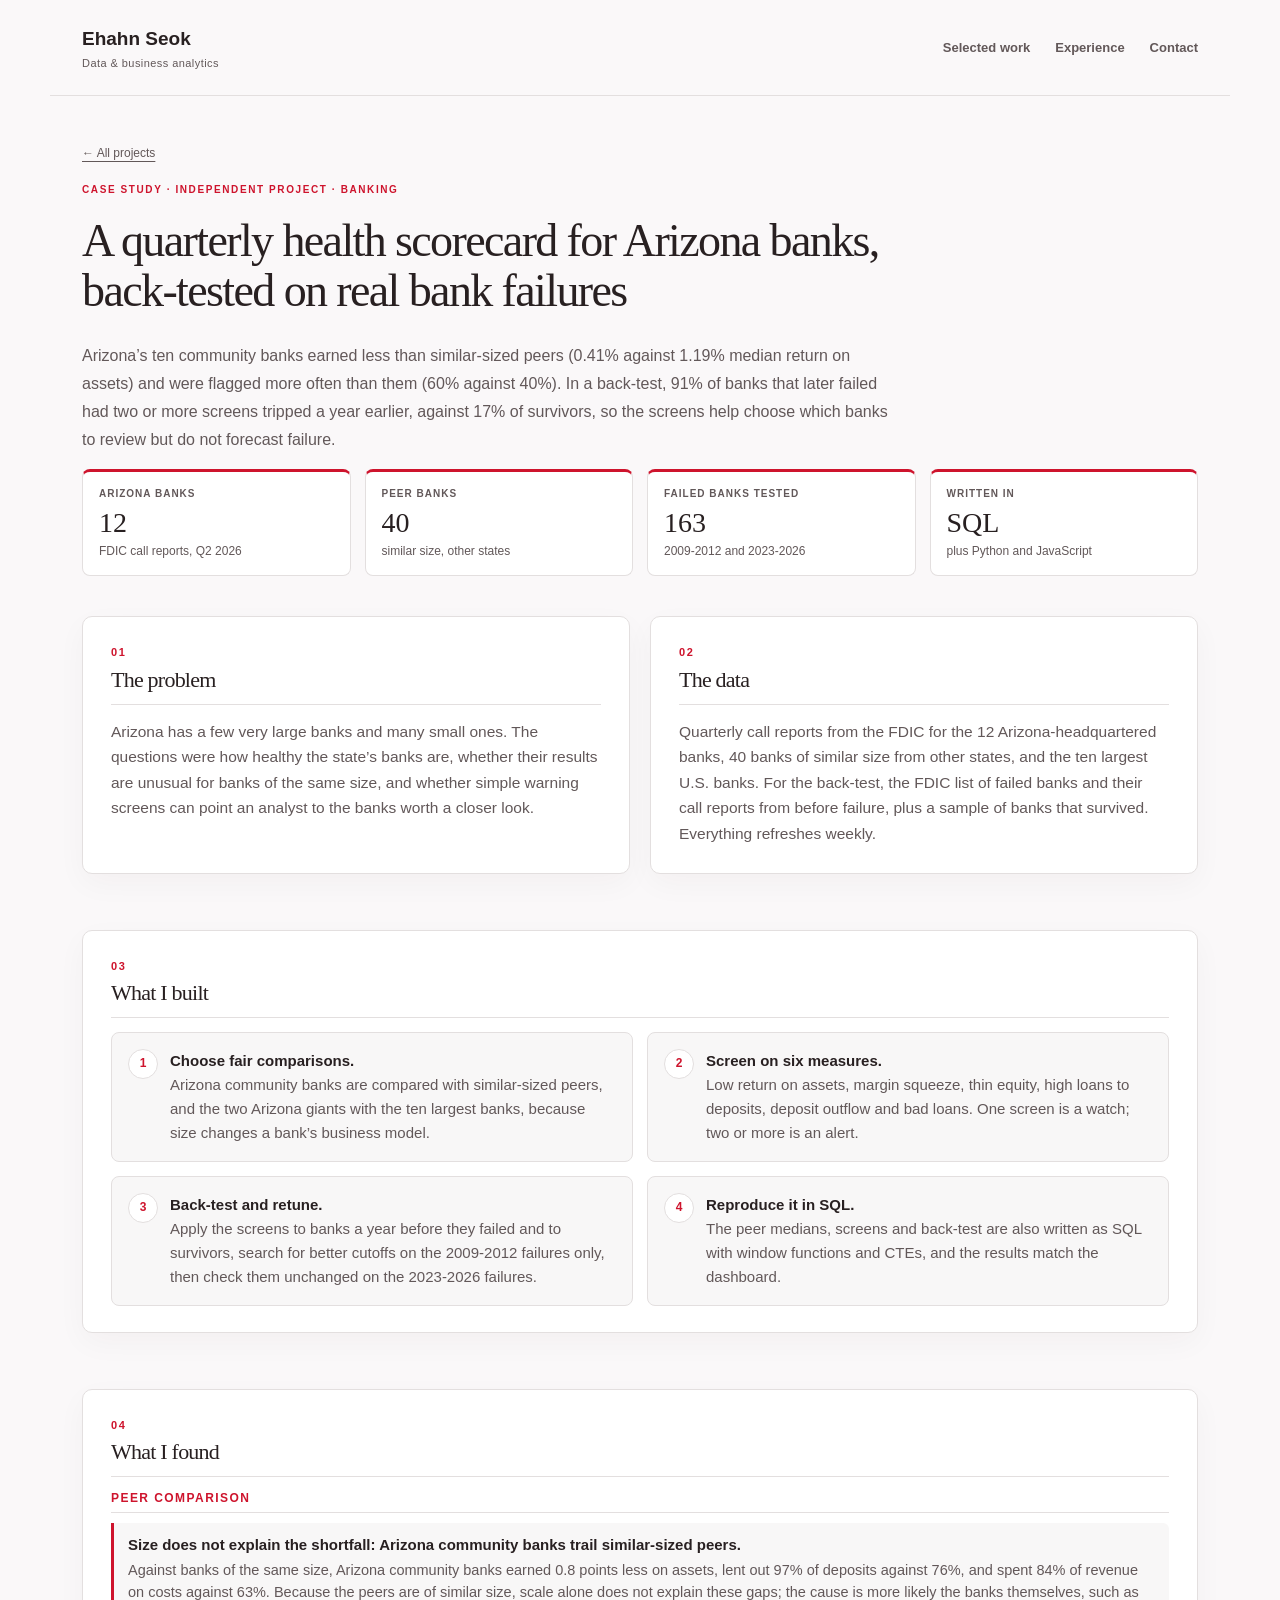
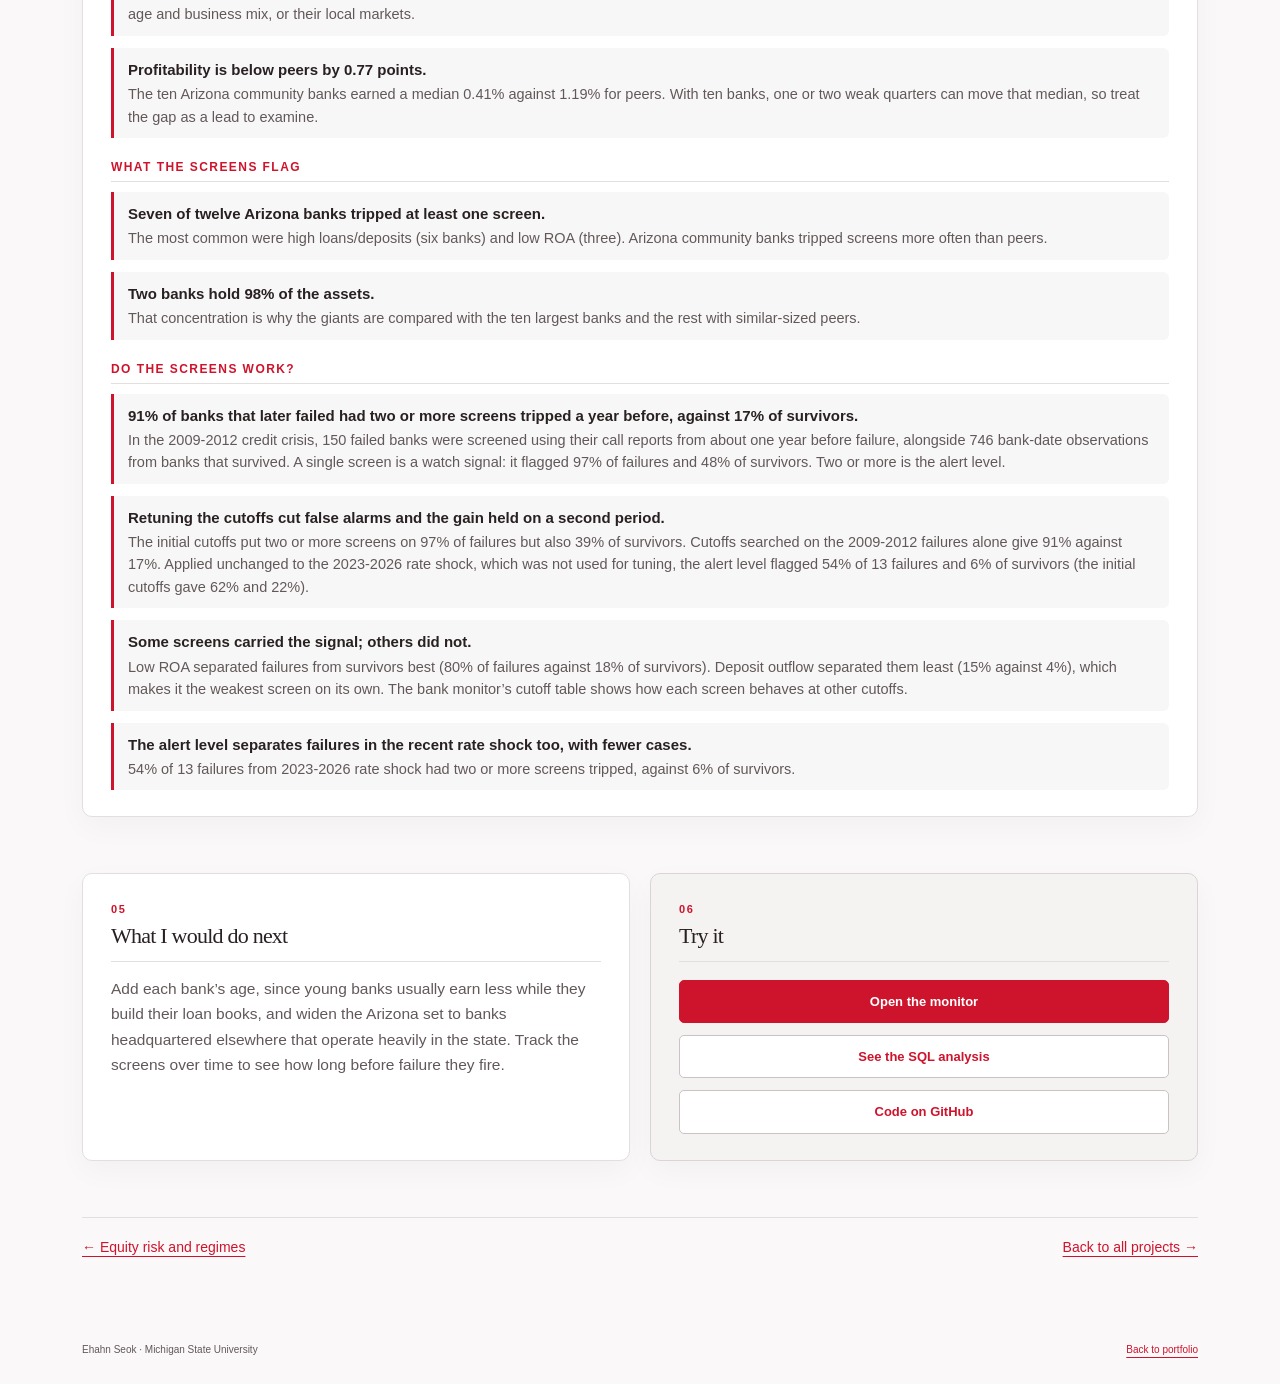
<file: case-bank.html>
<!doctype html>
<html lang="en">
<head>
<meta charset="utf-8"><meta name="viewport" content="width=device-width, initial-scale=1">
<title>Arizona Bank Health Monitor | Ehahn Seok</title>
<meta name="description" content="Case study: a quarterly scorecard for Arizona banks, compared with similar-sized peers, with warning screens back-tested on real bank failures and written in SQL.">
<link rel="stylesheet" href="style.css?v=pf10"><link rel="stylesheet" href="case.css?v=3">
<link rel="icon" href="favicon.ico?v=g9c7u4w3" type="image/x-icon">
<link rel="icon" type="image/png" sizes="32x32" href="favicon-32x32.png?v=g9c7u4w3">
<meta name="theme-color" content="#ce142d">

</head>
<body class="cs" data-case="bank">
<a class="skip-link" href="#main">Skip to content</a>
<header class="site-header"><a class="brand" href="index.html">Ehahn Seok<span>Data & business analytics</span></a><nav aria-label="Main navigation"><a href="index.html#projects">Selected work</a><a href="index.html#experience">Experience</a><a href="index.html#contact">Contact</a></nav></header>
<main id="main">
<section class="intro"><p class="crumb"><a href="index.html#projects">← All projects</a></p><p class="eyebrow">Case study · Independent project · Banking</p><h1>A quarterly health scorecard for Arizona banks, back-tested on real bank failures</h1><p class="lead" id="cs-lead">Pulled FDIC call-report data for Arizona-headquartered banks, compared them with similar-sized banks and the ten largest, and tested six warning screens against real bank failures.</p><div class="kpis" id="cs-tiles"><div class="kpi"><div class="l">Arizona banks</div><div class="v">12</div><div class="s">FDIC call reports, quarterly</div></div><div class="kpi"><div class="l">Peer banks</div><div class="v">40</div><div class="s">similar size, other states</div></div><div class="kpi"><div class="l">Failures tested</div><div class="v">150+</div><div class="s">2009-2012 and 2023-2026</div></div><div class="kpi"><div class="l">Written in</div><div class="v">SQL</div><div class="s">and Python and JavaScript</div></div></div></section>
<section class="grid2"><div class="panel"><p class="num">01</p><h2>The problem</h2><p>Arizona has a few very large banks and many small ones. The questions were how healthy the state’s banks are, whether their results are unusual for banks of the same size, and whether simple warning screens can point an analyst to the banks worth a closer look.</p></div><div class="panel"><p class="num">02</p><h2>The data</h2><p>Quarterly call reports from the FDIC for the 12 Arizona-headquartered banks, 40 banks of similar size from other states, and the ten largest U.S. banks. For the back-test, the FDIC list of failed banks and their call reports from before failure, plus a sample of banks that survived. Everything refreshes weekly.</p></div></section>
<section><div class="panel"><p class="num">03</p><h2>What I built</h2><ol class="steps"><li><b>Choose fair comparisons.</b> Arizona community banks are compared with similar-sized peers, and the two Arizona giants with the ten largest banks, because size changes a bank’s business model.</li><li><b>Screen on six measures.</b> Low return on assets, margin squeeze, thin equity, high loans to deposits, deposit outflow and bad loans. One screen is a watch; two or more is an alert.</li><li><b>Back-test and retune.</b> Apply the screens to banks a year before they failed and to survivors, search for better cutoffs on the 2009-2012 failures only, then check them unchanged on the 2023-2026 failures.</li><li><b>Reproduce it in SQL.</b> The peer medians, screens and back-test are also written as SQL with window functions and CTEs, and the results match the dashboard.</li></ol></div></section>
<section><div class="panel"><p class="num">04</p><h2>What I found</h2><div id="cs-found"><p>Loading findings…</p></div></div></section>
<section class="grid2"><div class="panel"><p class="num">05</p><h2>What I would do next</h2><p>Add each bank’s age, since young banks usually earn less while they build their loan books, and widen the Arizona set to banks headquartered elsewhere that operate heavily in the state. Track the screens over time to see how long before failure they fire.</p></div><div class="panel tryit"><p class="num">06</p><h2>Try it</h2><div class="btns"><a class="primary" href="bank-monitor.html">Open the monitor</a><a class="" href="sql-analysis.html">See the SQL analysis</a><a class="" href="https://github.com/eseok0517/Portfolio">Code on GitHub</a></div></div></section>
<section><div class="nextp"><a href="case-equity.html">← Equity risk and regimes</a><a href="index.html#projects">Back to all projects →</a></div></section>
</main>
<footer><span>Ehahn Seok · Michigan State University</span><span><a href="index.html">Back to portfolio</a></span></footer>
<script src="findings.js?v=16"></script>
<script src="case.js?v=1"></script>
</body></html>
</file>
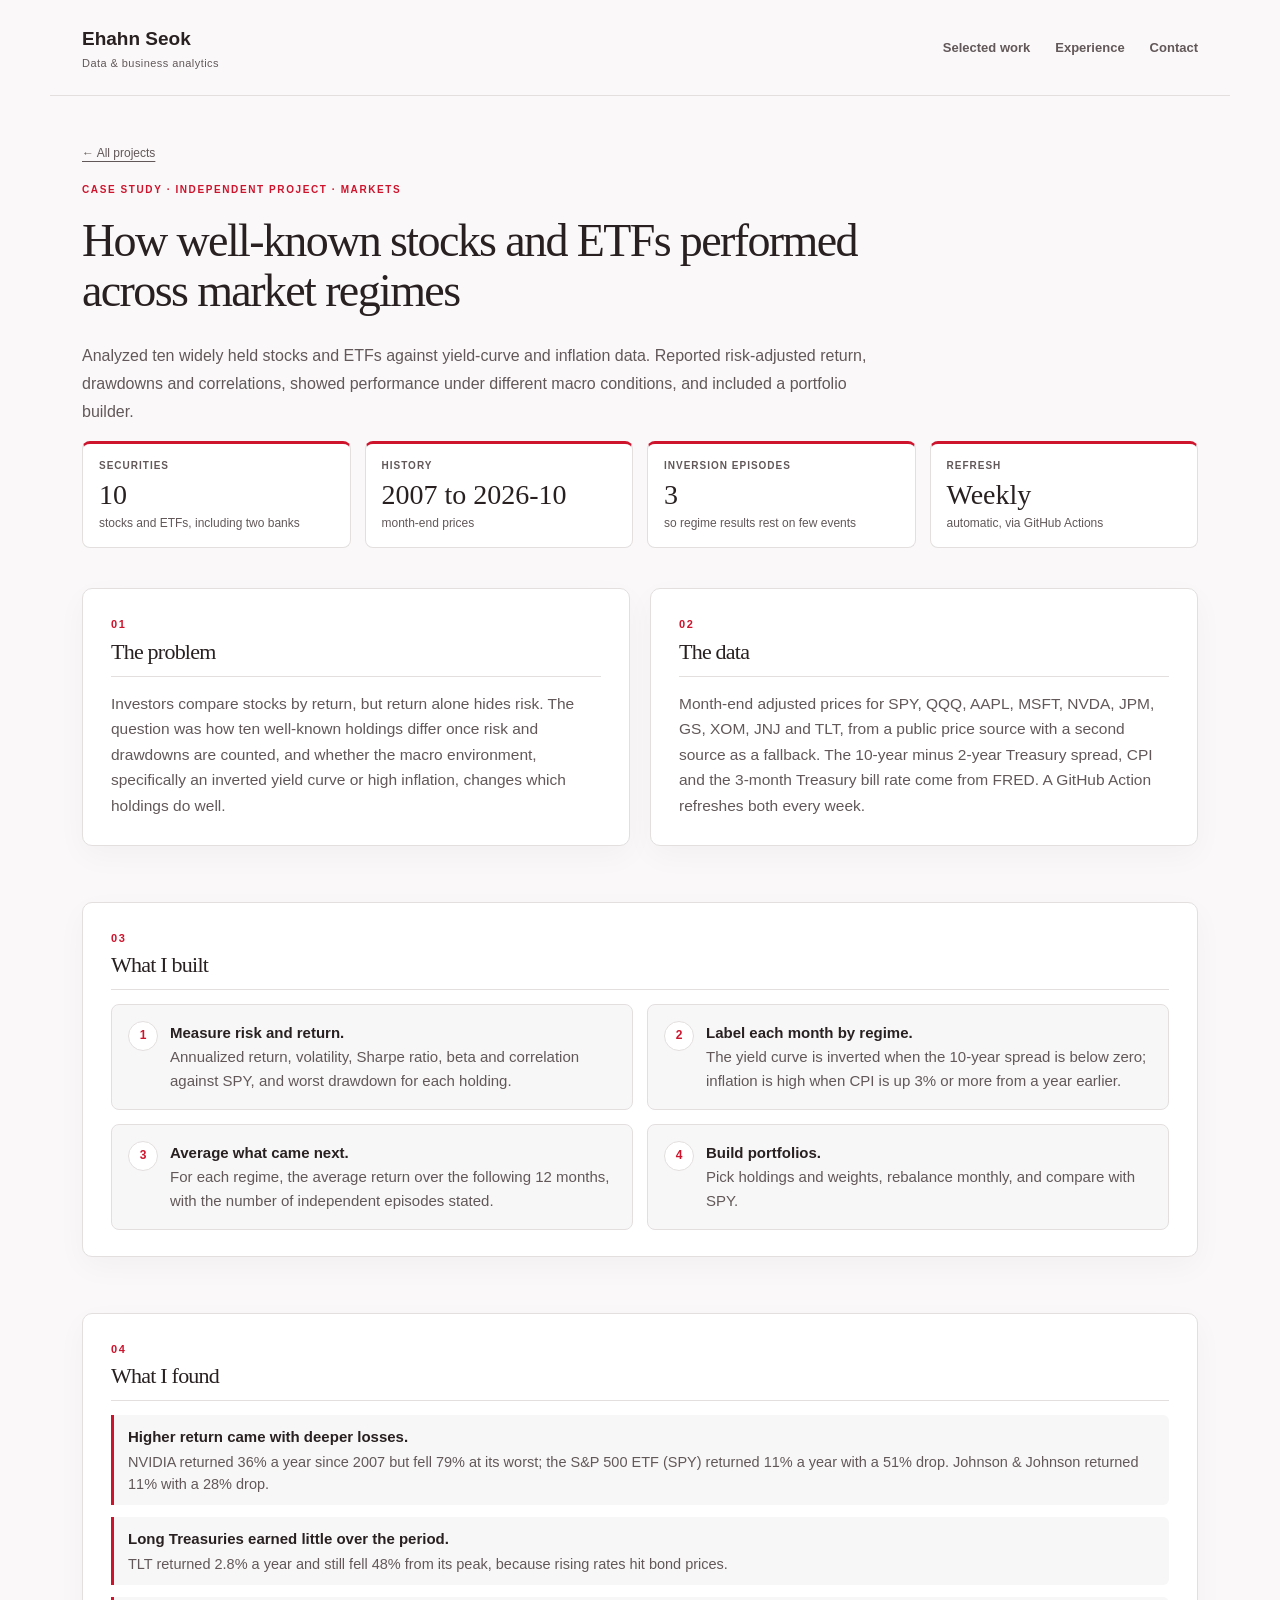
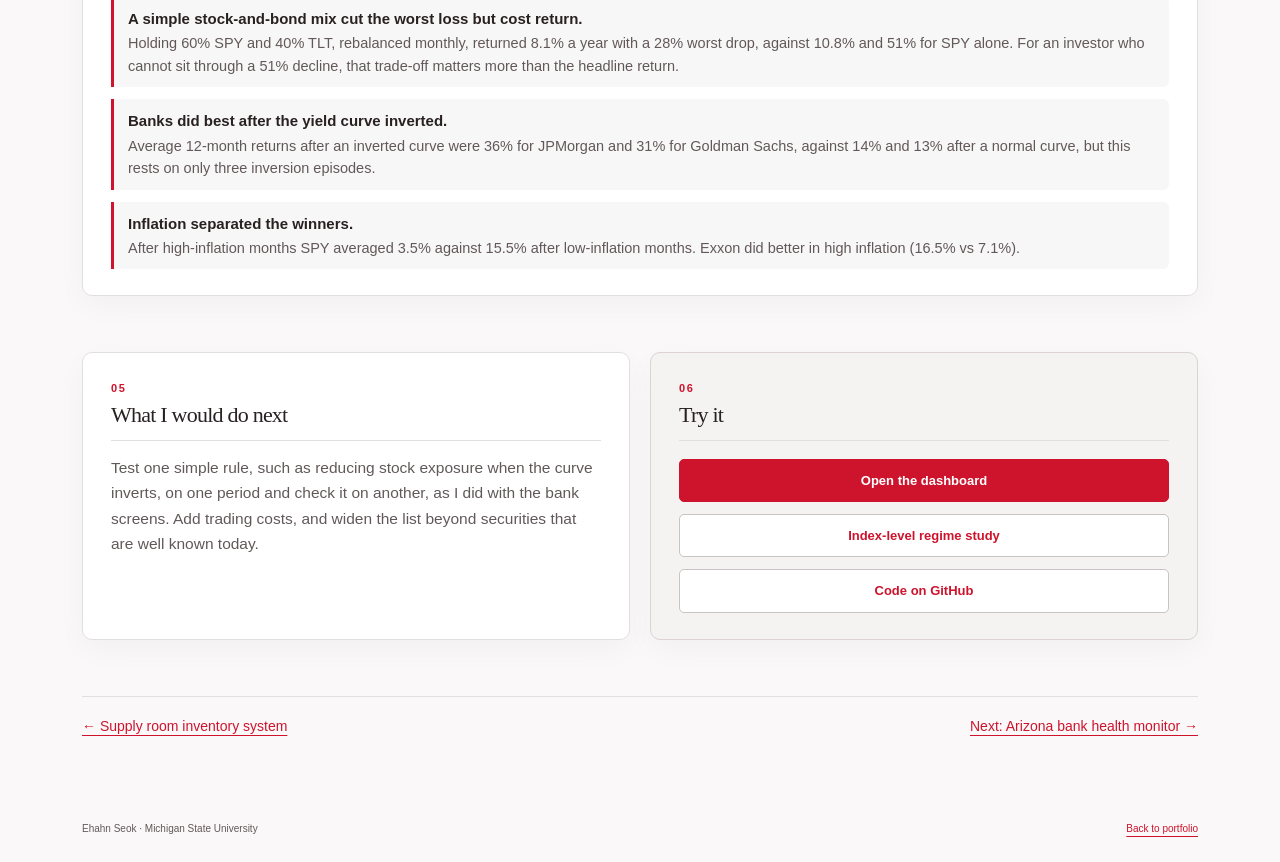
<file: case-equity.html>
<!doctype html>
<html lang="en">
<head>
<meta charset="utf-8"><meta name="viewport" content="width=device-width, initial-scale=1">
<title>Equity Risk and Regimes | Ehahn Seok</title>
<meta name="description" content="Case study: risk, return and macro-regime analysis of ten well-known stocks and ETFs, with a portfolio builder.">
<link rel="stylesheet" href="style.css?v=pf10"><link rel="stylesheet" href="case.css?v=3">
<link rel="icon" href="favicon.ico?v=g9c7u4w3" type="image/x-icon">
<link rel="icon" type="image/png" sizes="32x32" href="favicon-32x32.png?v=g9c7u4w3">
<meta name="theme-color" content="#ce142d">

</head>
<body class="cs" data-case="equity">
<a class="skip-link" href="#main">Skip to content</a>
<header class="site-header"><a class="brand" href="index.html">Ehahn Seok<span>Data & business analytics</span></a><nav aria-label="Main navigation"><a href="index.html#projects">Selected work</a><a href="index.html#experience">Experience</a><a href="index.html#contact">Contact</a></nav></header>
<main id="main">
<section class="intro"><p class="crumb"><a href="index.html#projects">← All projects</a></p><p class="eyebrow">Case study · Independent project · Markets</p><h1>How well-known stocks and ETFs performed across market regimes</h1><p class="lead" id="cs-lead">Analyzed ten widely held stocks and ETFs against yield-curve and inflation data. Reported risk-adjusted return, drawdowns and correlations, showed performance under different macro conditions, and included a portfolio builder.</p><div class="kpis" id="cs-tiles"><div class="kpi"><div class="l">Securities</div><div class="v">10</div><div class="s">stocks and ETFs, including two banks</div></div><div class="kpi"><div class="l">History</div><div class="v">2007+</div><div class="s">month-end prices</div></div><div class="kpi"><div class="l">Macro series</div><div class="v">3</div><div class="s">yield curve, inflation, T-bill rate</div></div><div class="kpi"><div class="l">Refresh</div><div class="v">Weekly</div><div class="s">automatic, via GitHub Actions</div></div></div></section>
<section class="grid2"><div class="panel"><p class="num">01</p><h2>The problem</h2><p>Investors compare stocks by return, but return alone hides risk. The question was how ten well-known holdings differ once risk and drawdowns are counted, and whether the macro environment, specifically an inverted yield curve or high inflation, changes which holdings do well.</p></div><div class="panel"><p class="num">02</p><h2>The data</h2><p>Month-end adjusted prices for SPY, QQQ, AAPL, MSFT, NVDA, JPM, GS, XOM, JNJ and TLT, from a public price source with a second source as a fallback. The 10-year minus 2-year Treasury spread, CPI and the 3-month Treasury bill rate come from FRED. A GitHub Action refreshes both every week.</p></div></section>
<section><div class="panel"><p class="num">03</p><h2>What I built</h2><ol class="steps"><li><b>Measure risk and return.</b> Annualized return, volatility, Sharpe ratio, beta and correlation against SPY, and worst drawdown for each holding.</li><li><b>Label each month by regime.</b> The yield curve is inverted when the 10-year spread is below zero; inflation is high when CPI is up 3% or more from a year earlier.</li><li><b>Average what came next.</b> For each regime, the average return over the following 12 months, with the number of independent episodes stated.</li><li><b>Build portfolios.</b> Pick holdings and weights, rebalance monthly, and compare with SPY.</li></ol></div></section>
<section><div class="panel"><p class="num">04</p><h2>What I found</h2><div id="cs-found"><p>Loading findings…</p></div></div></section>
<section class="grid2"><div class="panel"><p class="num">05</p><h2>What I would do next</h2><p>Test one simple rule, such as reducing stock exposure when the curve inverts, on one period and check it on another, as I did with the bank screens. Add trading costs, and widen the list beyond securities that are well known today.</p></div><div class="panel tryit"><p class="num">06</p><h2>Try it</h2><div class="btns"><a class="primary" href="equity-risk.html">Open the dashboard</a><a class="" href="projects/macro-regimes/">Index-level regime study</a><a class="" href="https://github.com/eseok0517/Portfolio">Code on GitHub</a></div></div></section>
<section><div class="nextp"><a href="case-inventory.html">← Supply room inventory system</a><a href="case-bank.html">Next: Arizona bank health monitor →</a></div></section>
</main>
<footer><span>Ehahn Seok · Michigan State University</span><span><a href="index.html">Back to portfolio</a></span></footer>
<script src="findings.js?v=16"></script>
<script src="case.js?v=1"></script>
</body></html>
</file>
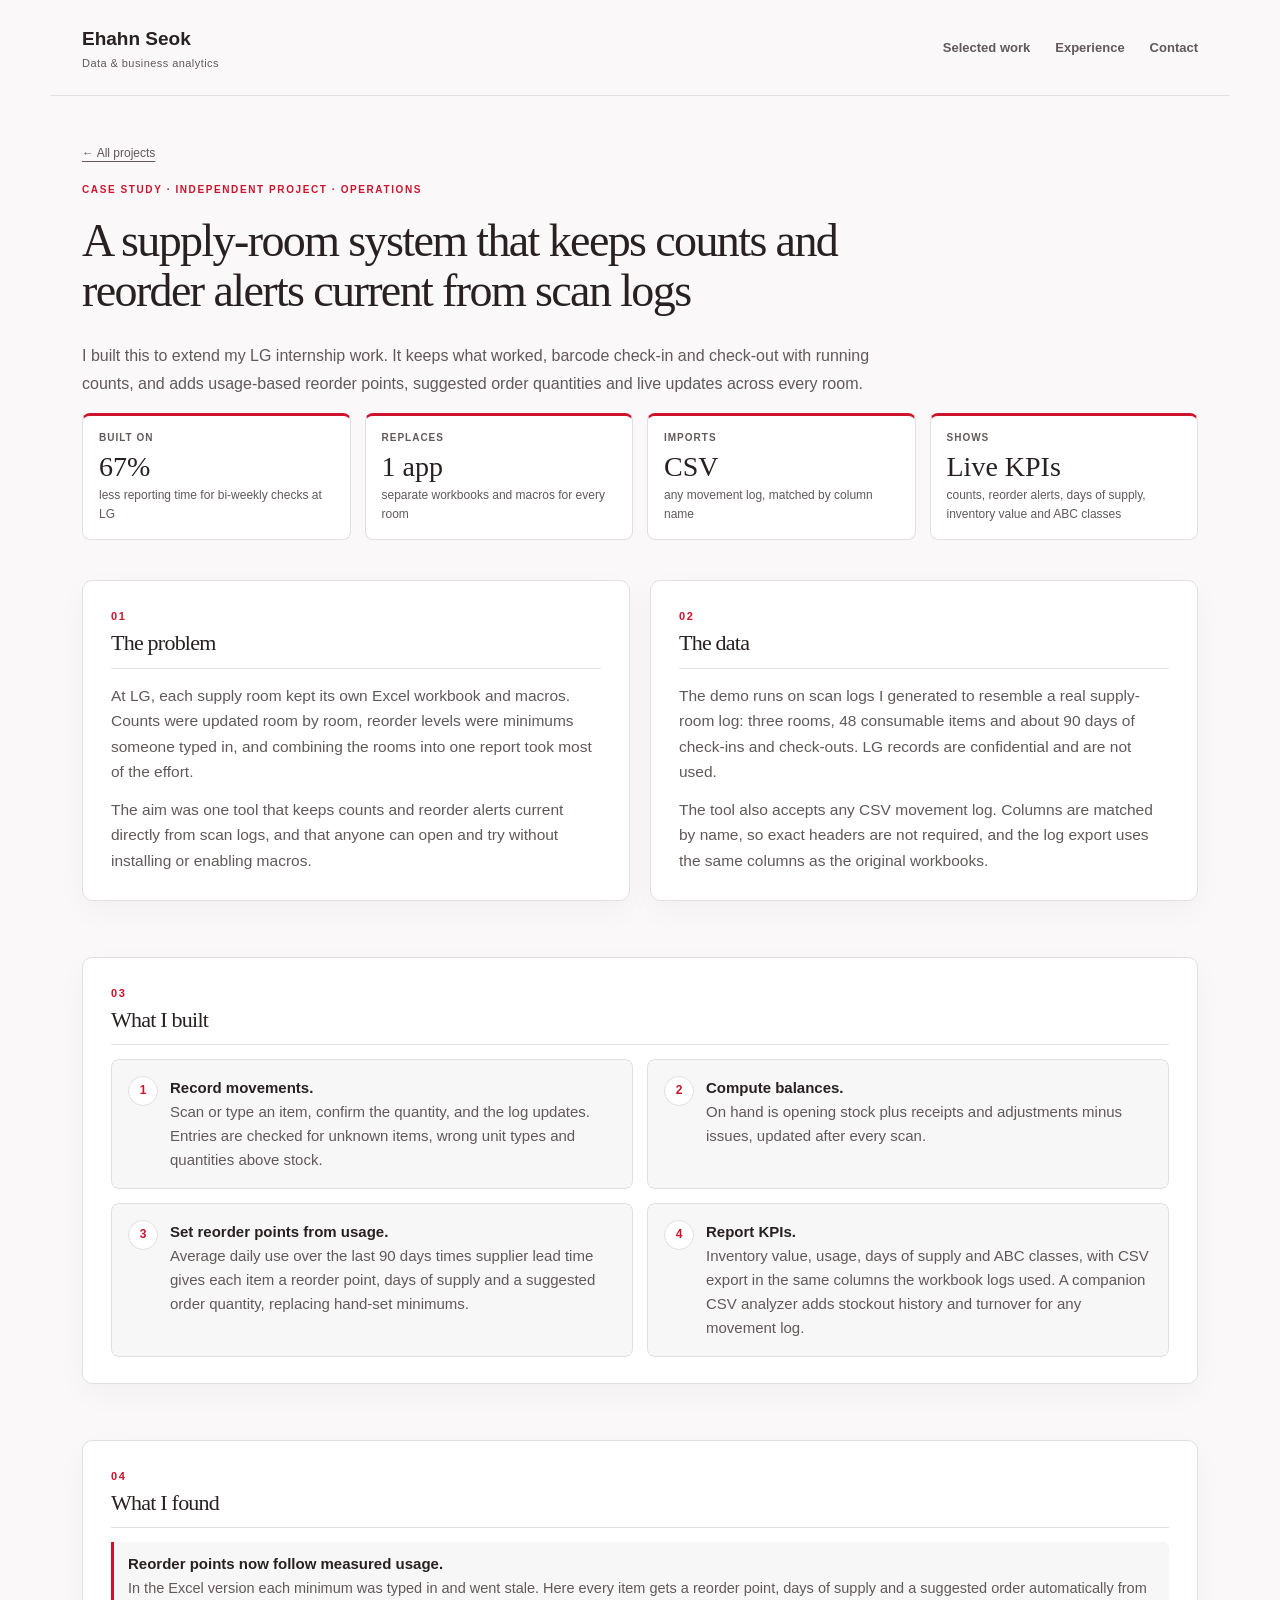
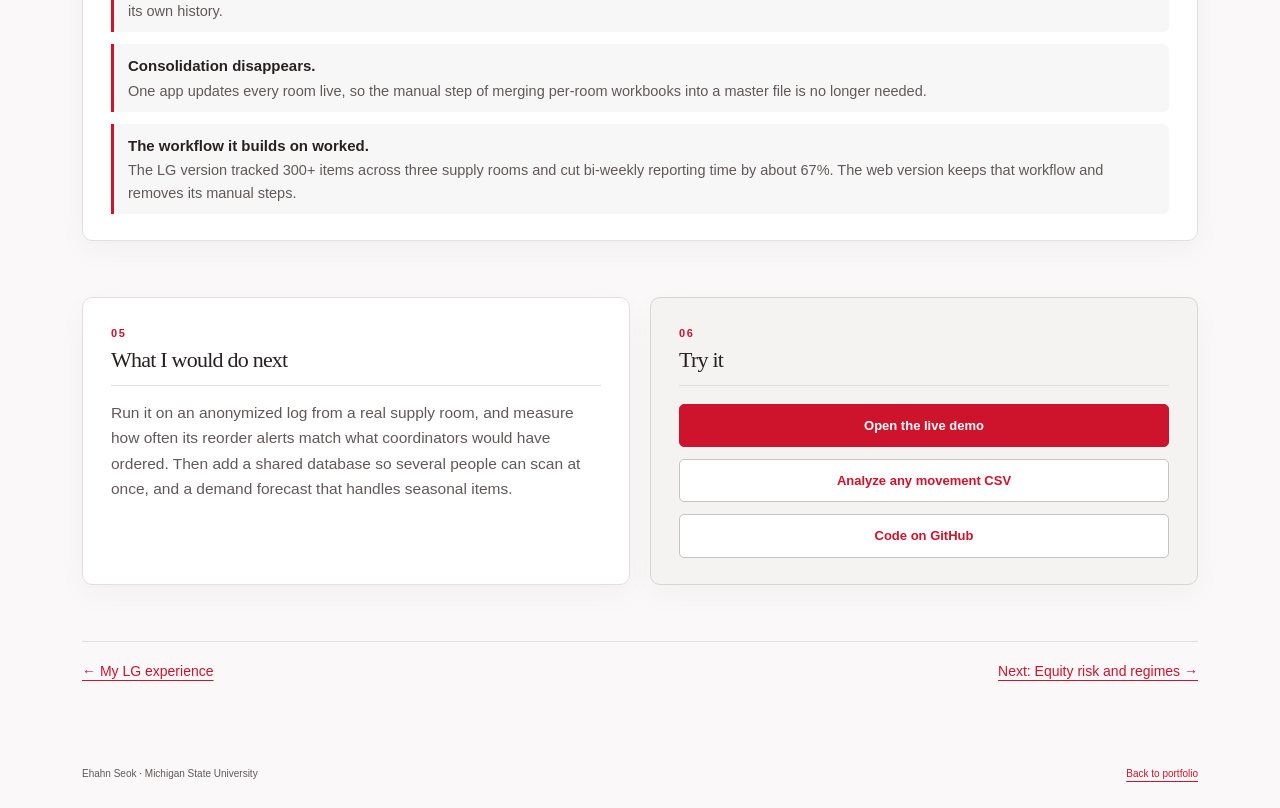
<file: case-inventory.html>
<!doctype html>
<html lang="en">
<head>
<meta charset="utf-8"><meta name="viewport" content="width=device-width, initial-scale=1">
<title>Supply Room Inventory System | Ehahn Seok</title>
<meta name="description" content="Case study: a browser-based supply room inventory system that extends my LG internship work with usage-based reorder points, CSV import and built-in KPIs.">
<link rel="stylesheet" href="style.css?v=pf10"><link rel="stylesheet" href="case.css?v=3">
<link rel="icon" href="favicon.ico?v=g9c7u4w3" type="image/x-icon">
<link rel="icon" type="image/png" sizes="32x32" href="favicon-32x32.png?v=g9c7u4w3">
<meta name="theme-color" content="#ce142d">

</head>
<body class="cs" data-case="inventory">
<a class="skip-link" href="#main">Skip to content</a>
<header class="site-header"><a class="brand" href="index.html">Ehahn Seok<span>Data & business analytics</span></a><nav aria-label="Main navigation"><a href="index.html#projects">Selected work</a><a href="index.html#experience">Experience</a><a href="index.html#contact">Contact</a></nav></header>
<main id="main">
<section class="intro"><p class="crumb"><a href="index.html#projects">← All projects</a></p><p class="eyebrow">Case study · Independent project · Operations</p><h1>A supply-room system that keeps counts and reorder alerts current from scan logs</h1><p class="lead" id="cs-lead">I built this to extend my LG internship work. It keeps what worked, barcode check-in and check-out with running counts, and adds usage-based reorder points, suggested order quantities and live updates across every room.</p><div class="kpis" id="cs-tiles"><div class="kpi"><div class="l">Built on</div><div class="v">67%</div><div class="s">less reporting time for bi-weekly checks at LG</div></div><div class="kpi"><div class="l">Replaces</div><div class="v">1 app</div><div class="s">separate workbooks and macros for every room</div></div><div class="kpi"><div class="l">Imports</div><div class="v">CSV</div><div class="s">any movement log, matched by column name</div></div><div class="kpi"><div class="l">Shows</div><div class="v">Live KPIs</div><div class="s">counts, reorder alerts, days of supply, inventory value and ABC classes</div></div></div></section>
<section class="grid2"><div class="panel"><p class="num">01</p><h2>The problem</h2><p>At LG, each supply room kept its own Excel workbook and macros. Counts were updated room by room, reorder levels were minimums someone typed in, and combining the rooms into one report took most of the effort.</p><p>The aim was one tool that keeps counts and reorder alerts current directly from scan logs, and that anyone can open and try without installing or enabling macros.</p></div><div class="panel"><p class="num">02</p><h2>The data</h2><p>The demo runs on scan logs I generated to resemble a real supply-room log: three rooms, 48 consumable items and about 90 days of check-ins and check-outs. LG records are confidential and are not used.</p><p>The tool also accepts any CSV movement log. Columns are matched by name, so exact headers are not required, and the log export uses the same columns as the original workbooks.</p></div></section>
<section><div class="panel"><p class="num">03</p><h2>What I built</h2><ol class="steps"><li><b>Record movements.</b> Scan or type an item, confirm the quantity, and the log updates. Entries are checked for unknown items, wrong unit types and quantities above stock.</li><li><b>Compute balances.</b> On hand is opening stock plus receipts and adjustments minus issues, updated after every scan.</li><li><b>Set reorder points from usage.</b> Average daily use over the last 90 days times supplier lead time gives each item a reorder point, days of supply and a suggested order quantity, replacing hand-set minimums.</li><li><b>Report KPIs.</b> Inventory value, usage, days of supply and ABC classes, with CSV export in the same columns the workbook logs used. A companion CSV analyzer adds stockout history and turnover for any movement log.</li></ol></div></section>
<section><div class="panel"><p class="num">04</p><h2>What I found</h2><div id="cs-found"><ul class="kf"><li><b>Reorder points now follow measured usage.</b> In the Excel version each minimum was typed in and went stale. Here every item gets a reorder point, days of supply and a suggested order automatically from its own history.</li><li><b>Consolidation disappears.</b> One app updates every room live, so the manual step of merging per-room workbooks into a master file is no longer needed.</li><li><b>The workflow it builds on worked.</b> The LG version tracked 300+ items across three supply rooms and cut bi-weekly reporting time by about 67%. The web version keeps that workflow and removes its manual steps.</li></ul></div></div></section>
<section class="grid2"><div class="panel"><p class="num">05</p><h2>What I would do next</h2><p>Run it on an anonymized log from a real supply room, and measure how often its reorder alerts match what coordinators would have ordered. Then add a shared database so several people can scan at once, and a demand forecast that handles seasonal items.</p></div><div class="panel tryit"><p class="num">06</p><h2>Try it</h2><div class="btns"><a class="primary" href="inventory-system.html">Open the live demo</a><a class="" href="inventory-kpi.html?demo=1">Analyze any movement CSV</a><a class="" href="https://github.com/eseok0517/Portfolio">Code on GitHub</a></div></div></section>
<section><div class="nextp"><a href="index.html#experience">← My LG experience</a><a href="case-equity.html">Next: Equity risk and regimes →</a></div></section>
</main>
<footer><span>Ehahn Seok · Michigan State University</span><span><a href="index.html">Back to portfolio</a></span></footer>
<script src="findings.js?v=16"></script>
<script src="case.js?v=1"></script>
</body></html>
</file>
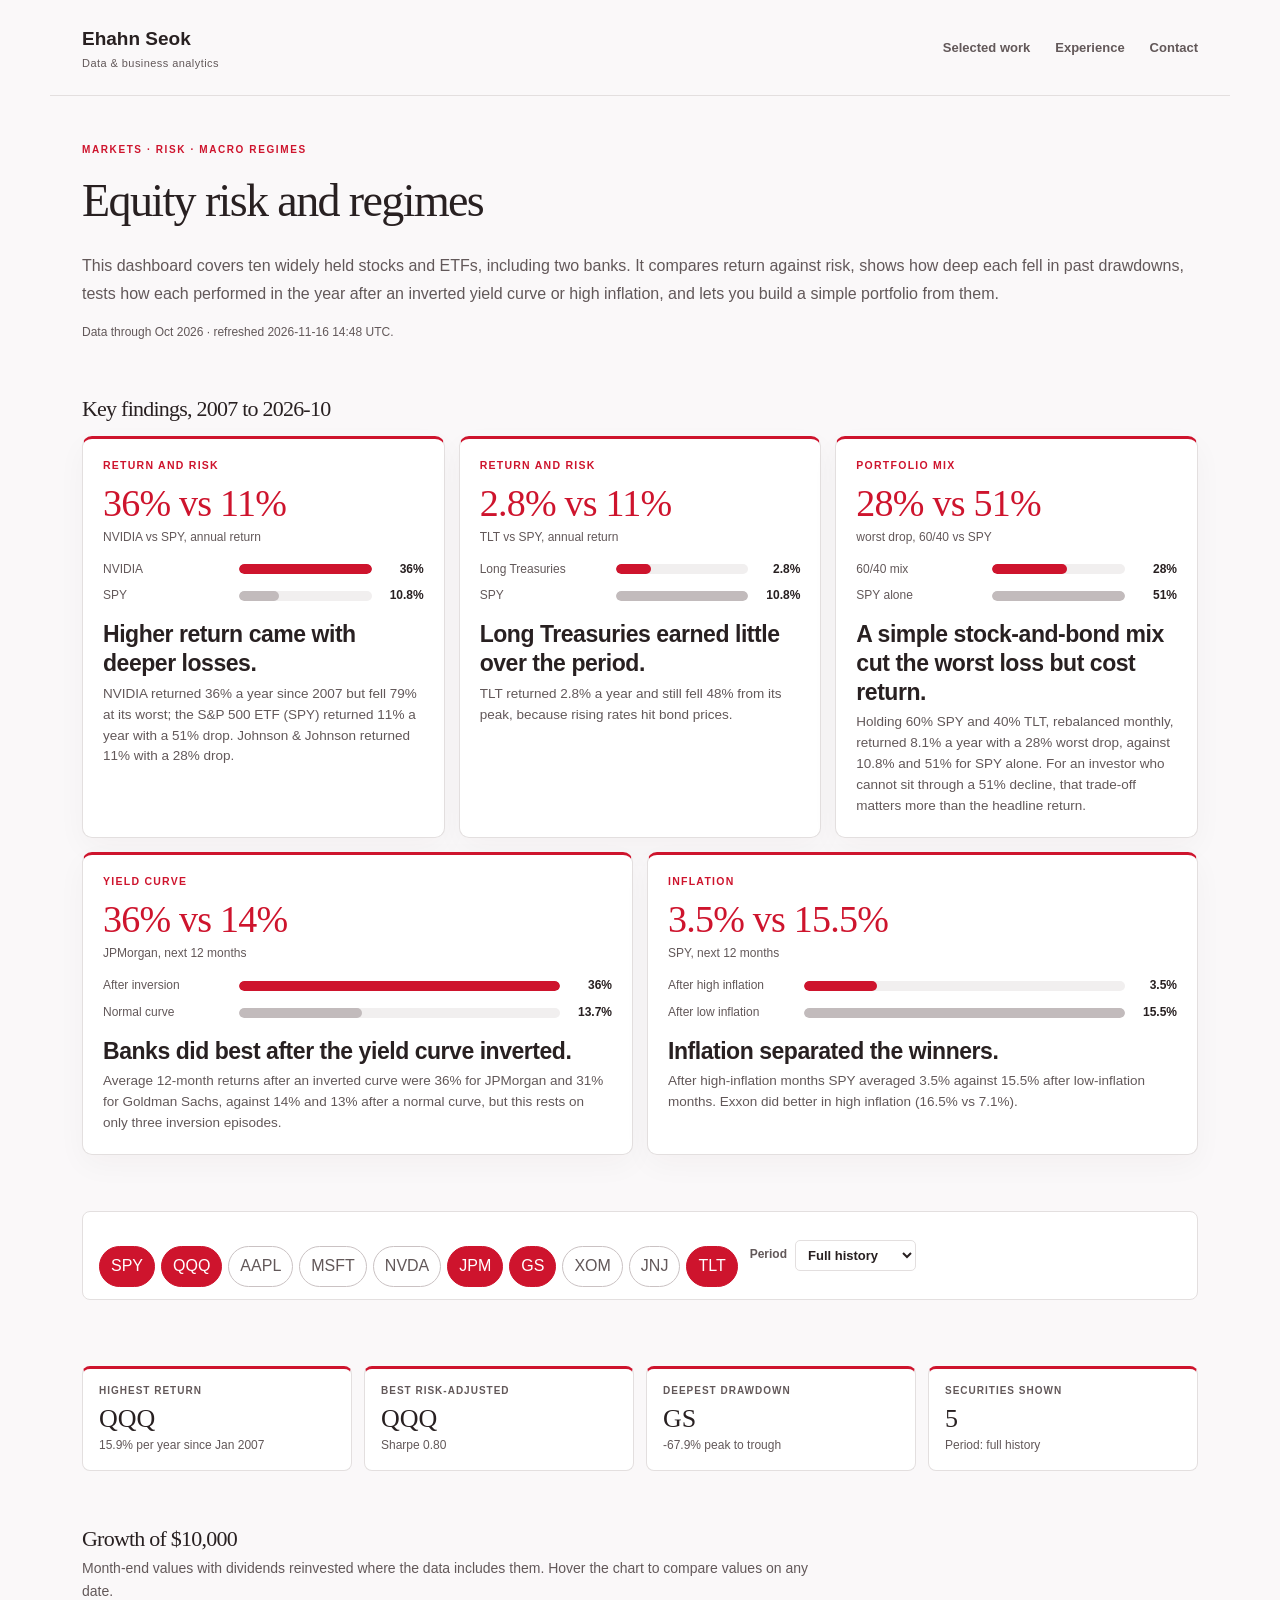
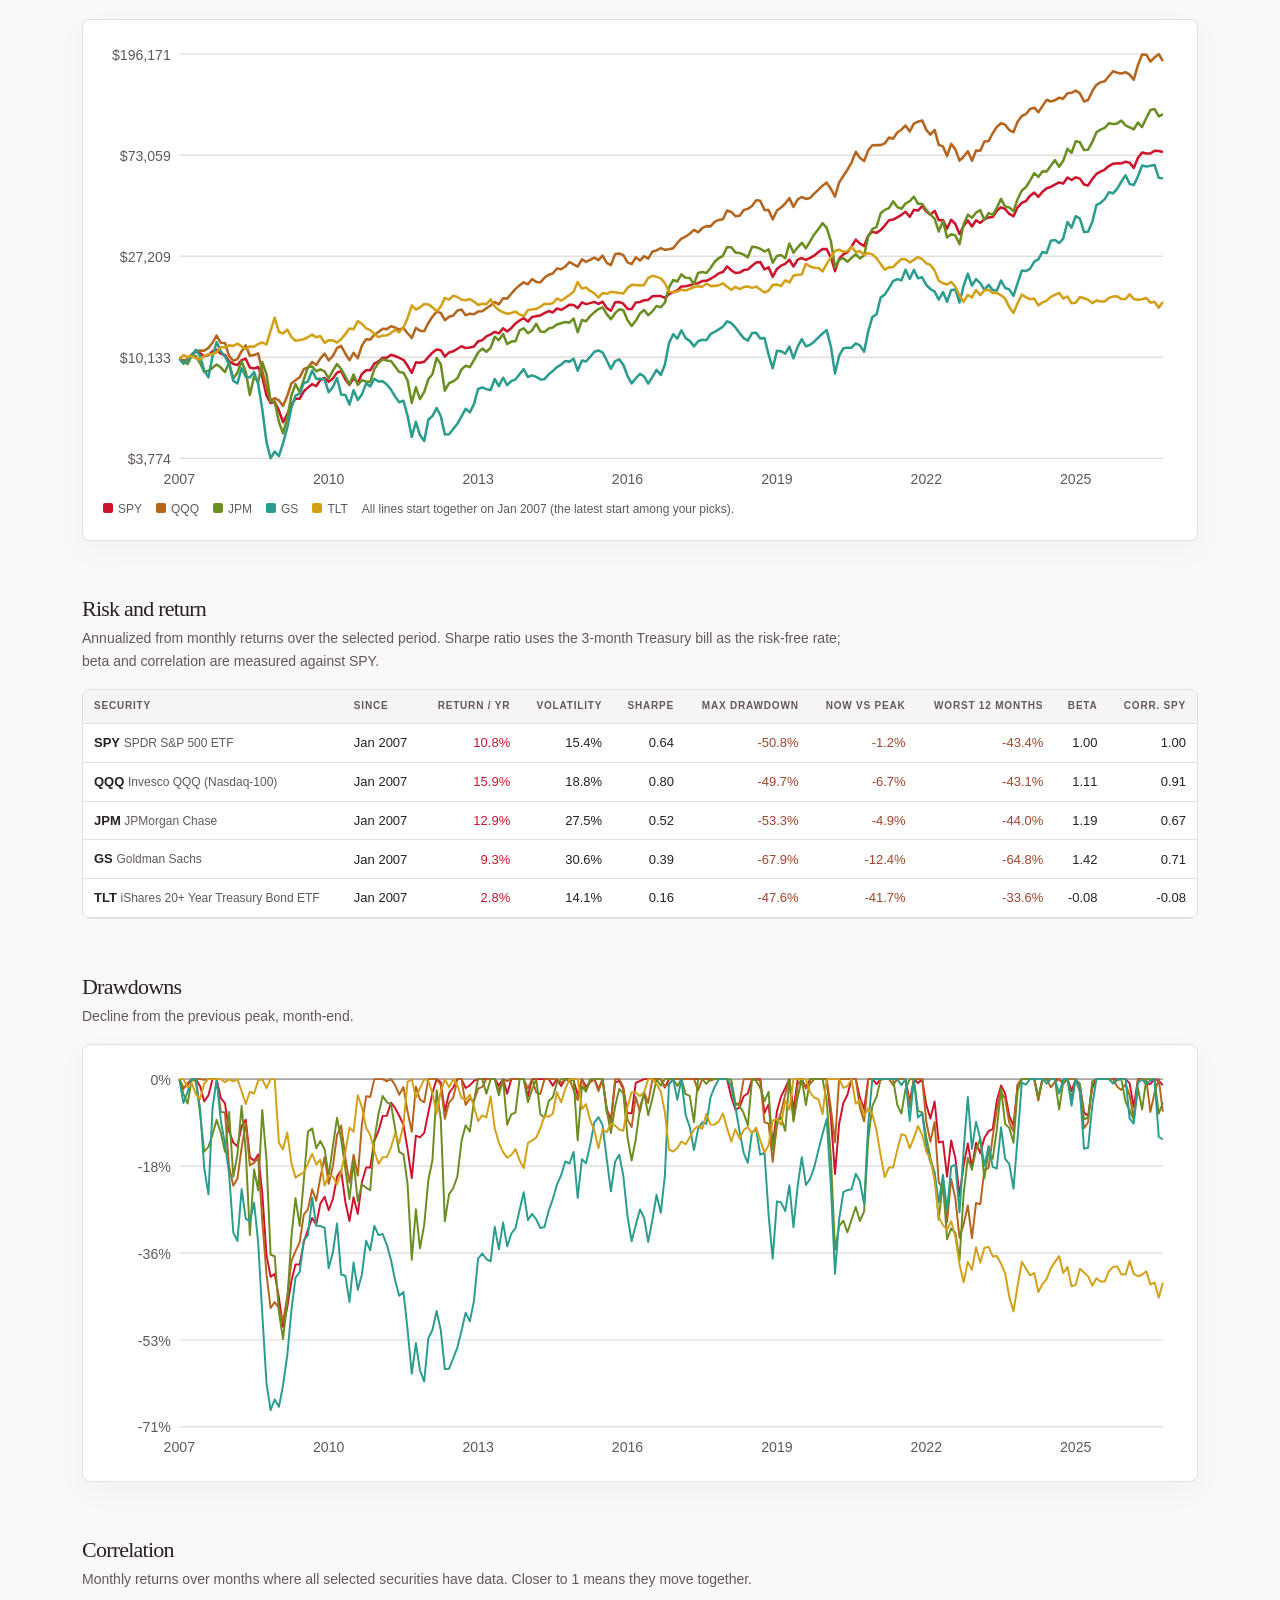
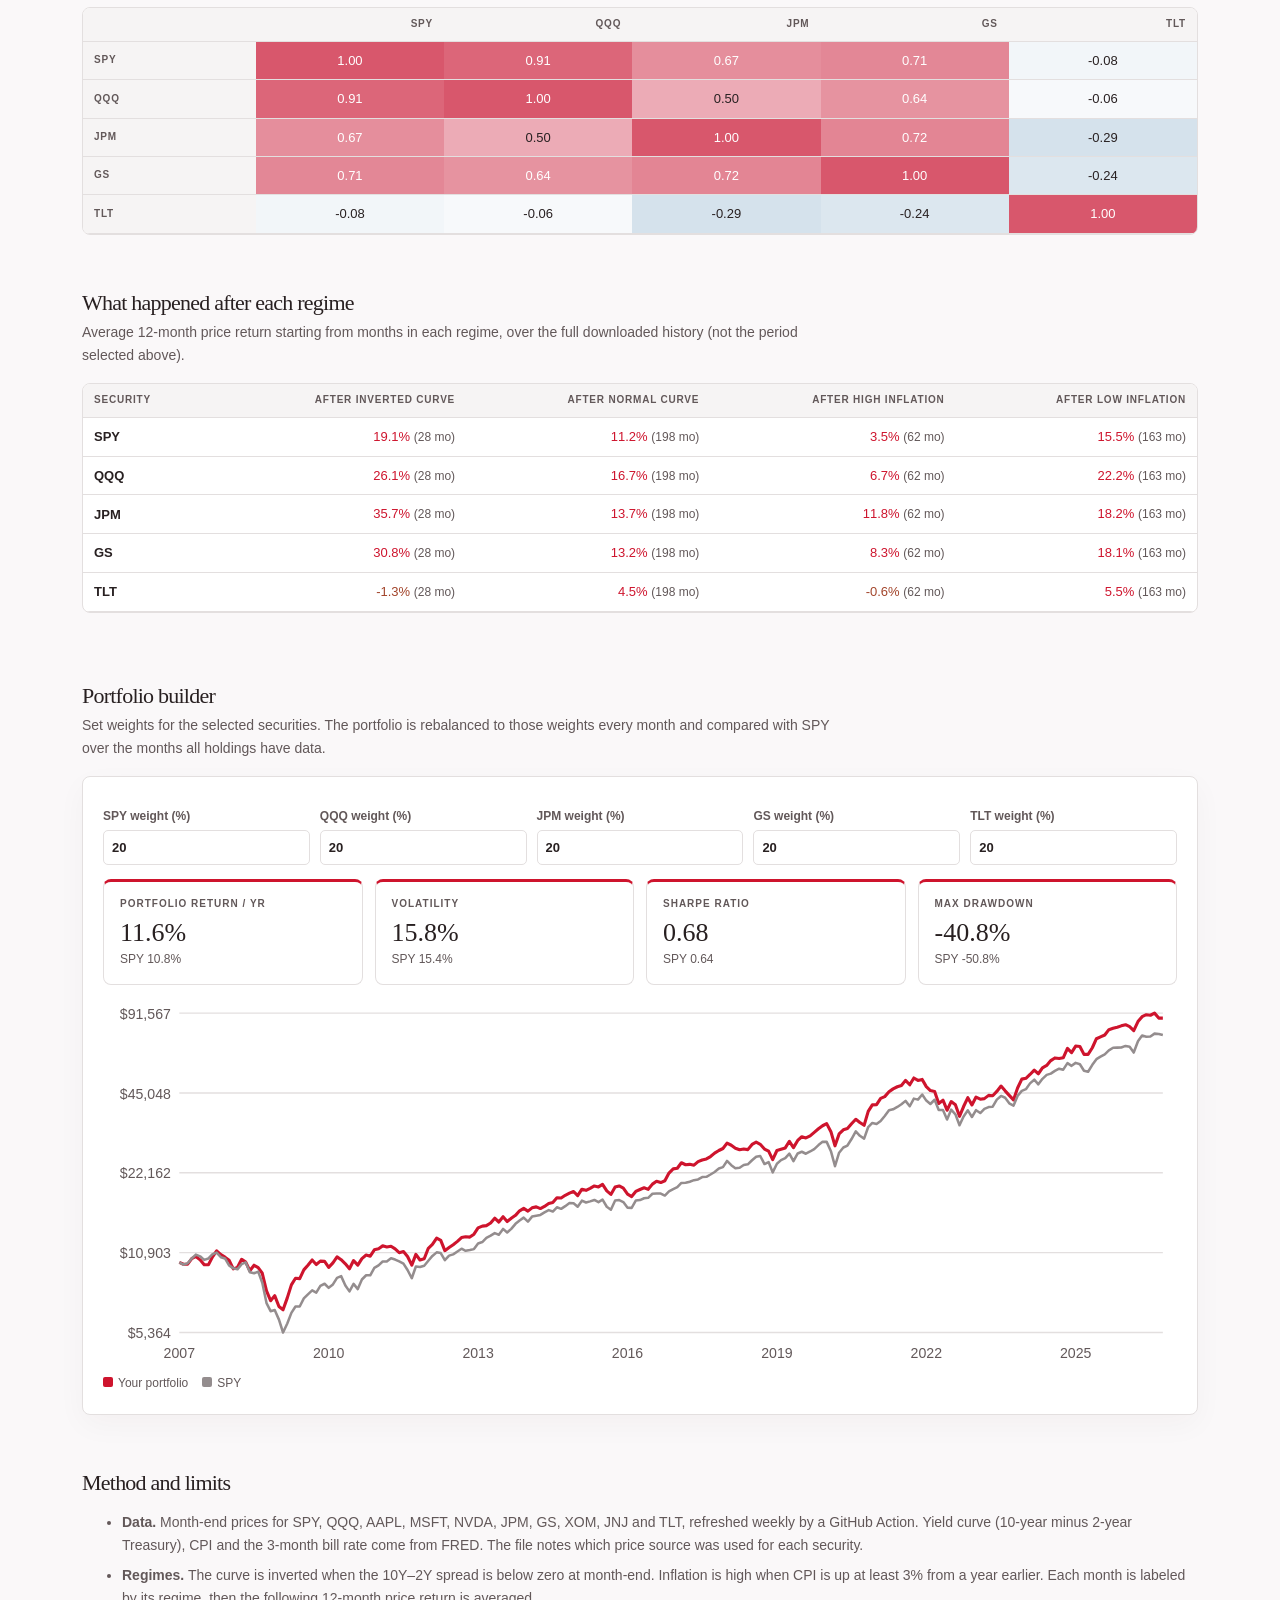
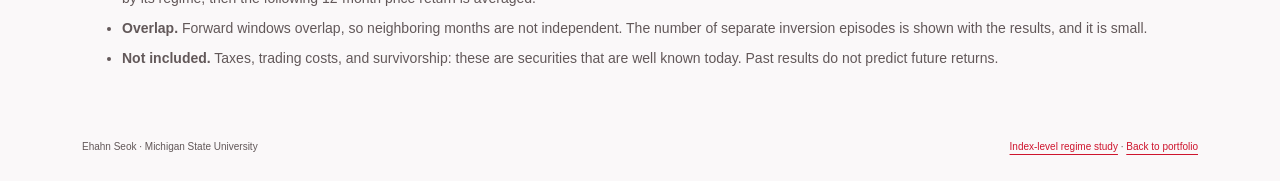
<file: equity-risk.html>
<!doctype html>
<html lang="en">
<head>
<meta charset="utf-8"><meta name="viewport" content="width=device-width, initial-scale=1">
<title>Equity Risk & Regimes | Ehahn Seok</title>
<meta name="description" content="Risk, return and drawdown for ten well-known stocks and ETFs, how each performed after yield-curve and inflation regimes, and a portfolio builder. Built on public price and FRED data.">
<link rel="stylesheet" href="style.css?v=pf10">
<link rel="icon" href="favicon.ico?v=g9c7u4w3" type="image/x-icon">
<link rel="icon" type="image/png" sizes="32x32" href="favicon-32x32.png?v=g9c7u4w3">
<link rel="icon" type="image/png" sizes="16x16" href="favicon-16x16.png?v=g9c7u4w3">
<meta name="theme-color" content="#ce142d">
<style>
.er section{padding:28px 0;border-bottom:0}.er h1{font-size:clamp(30px,4vw,46px)}.er h2{font-size:22px;margin:0 0 6px}
.intro{padding:46px 0 12px!important}.fine{font-size:12px;color:var(--muted)}.sub{font-size:14px;color:var(--muted);margin:0 0 16px;max-width:760px}
.panel{background:var(--surface);border:1px solid var(--border);border-radius:8px;padding:20px;box-shadow:var(--shadow)}
.bar-top{display:flex;gap:12px;flex-wrap:wrap;align-items:center;border:1px solid var(--border);border-radius:8px;background:var(--surface);padding:12px 16px}
.chips{display:flex;gap:6px;flex-wrap:wrap}
.chip{border:1px solid #cac2c3;background:#fff;color:var(--muted);font:700 12px inherit;padding:6px 11px;border-radius:99px;cursor:pointer}
.chip[aria-pressed=true]{background:var(--accent);border-color:var(--accent);color:#fff}
.er select,.er input[type=number]{font:inherit;font-size:13px;padding:6px 8px;border:1px solid var(--border);border-radius:5px;background:#fff;color:var(--text)}
.ctl{font-size:12px;color:var(--muted);font-weight:600;display:flex;gap:8px;align-items:center}
.status{font-size:13px;margin-top:10px}.status.err{color:#a2442a;font-weight:600}
.kpis{display:grid;grid-template-columns:repeat(4,1fr);gap:12px}
.kpi{background:var(--surface);border:1px solid var(--border);border-top:3px solid var(--accent);border-radius:8px;padding:14px 16px}
.kpi .l{font-size:10px;font-weight:750;letter-spacing:.1em;text-transform:uppercase;color:var(--muted)}.kpi .v{font:400 26px/1.15 Georgia,serif;margin:5px 0 2px}.kpi .s{font-size:12px;color:var(--muted)}
.two{display:grid;grid-template-columns:minmax(0,1fr) minmax(0,1fr);gap:16px}
svg.ch{width:100%;height:auto;display:block}.legend{display:flex;gap:14px;flex-wrap:wrap;font-size:12px;color:var(--muted);margin-top:8px}.legend u{display:inline-block;width:10px;height:10px;border-radius:2px;margin-right:5px;text-decoration:none}
.tw{overflow-x:auto;border:1px solid var(--border);border-radius:8px;background:var(--surface)}
table.data{border-collapse:collapse;width:100%;font-size:13px}.data th,.data td{padding:8px 11px;border-bottom:1px solid var(--border);text-align:left;white-space:nowrap}
.data th{font-size:10px;letter-spacing:.08em;text-transform:uppercase;color:var(--muted);background:#f6f4f4}.data .n{text-align:right;font-variant-numeric:tabular-nums}
.heat td{text-align:center;font-variant-numeric:tabular-nums;min-width:52px}
.pos{color:#ce142d}.neg{color:#a2442a}
.wts{display:grid;grid-template-columns:repeat(auto-fit,minmax(150px,1fr));gap:10px;margin:10px 0 14px}
.wts label{display:flex;flex-direction:column;gap:3px;font-size:12px;color:var(--muted);font-weight:600}
.tip{position:absolute;pointer-events:none;background:#fff;border:1px solid var(--border);border-radius:6px;box-shadow:var(--shadow);padding:8px 10px;font-size:12px;line-height:1.5;display:none;z-index:5}
.wrap{position:relative}
.method li{font-size:14px;color:var(--muted);margin:0 0 7px}.hidden{display:none!important}
@media(max-width:900px){.kpis{grid-template-columns:1fr 1fr}.two{grid-template-columns:minmax(0,1fr)}}
.fcards{display:grid;grid-template-columns:repeat(6,1fr);gap:14px;margin-top:14px}
.fcard{grid-column:span 2;background:var(--surface);border:1px solid var(--border);border-top:3px solid var(--accent);border-radius:10px;padding:18px 20px 20px;box-shadow:var(--shadow);display:flex;flex-direction:column}
.fcard:nth-child(n+4){grid-column:span 3}
.ftag{font-size:10.5px;font-weight:750;letter-spacing:.12em;text-transform:uppercase;color:var(--accent)}
.fstat{margin:10px 0 12px}.fstat b{display:block;font:400 38px/1.05 Georgia,'Times New Roman',serif;color:var(--accent);letter-spacing:-.02em}
.fstat small{display:block;font-size:12px;color:var(--muted);margin-top:4px}
.fbars{display:grid;gap:7px;margin:0 0 14px}.fb{display:grid;grid-template-columns:128px 1fr 44px;gap:8px;align-items:center;font-size:12px;color:var(--muted)}
.fb i{height:10px;background:#f1efef;border-radius:5px;overflow:hidden;display:block}.fb u{display:block;height:100%;border-radius:5px;background:#c2bbbc}.fb u.c0{background:var(--accent)}
.fb em{font-style:normal;font-weight:700;color:var(--text);text-align:right}
.fcard h3{font:700 16px/1.3 inherit;margin:0 0 6px}.fcard p{margin:0;font-size:13.5px;line-height:1.55;color:var(--muted)}
@media(max-width:900px){.fcards{grid-template-columns:1fr}.fcard,.fcard:nth-child(n+4){grid-column:auto}}
</style>
</head>
<body class="er">
<a class="skip-link" href="#main">Skip to content</a>
<header class="site-header"><a class="brand" href="index.html">Ehahn Seok<span>Data & business analytics</span></a><nav aria-label="Main navigation"><a href="index.html#projects">Selected work</a><a href="index.html#experience">Experience</a><a href="index.html#contact">Contact</a></nav></header>
<main id="main">
<section class="intro">
<p class="eyebrow">Markets · Risk · Macro regimes</p>
<h1>Equity risk and regimes</h1>
<p class="lead">This dashboard covers ten widely held stocks and ETFs, including two banks. It compares return against risk, shows how deep each fell in past drawdowns, tests how each performed in the year after an inverted yield curve or high inflation, and lets you build a simple portfolio from them.</p>
<p class="fine" id="asof">Loading data…</p>
</section>

<section><h2 id="kfH">Findings</h2><div class="fcards" id="kf"></div></section>

<section>
<div class="bar-top">
<div class="chips" id="chips" role="group" aria-label="Choose securities"></div>
<label class="ctl">Period <select id="rng"><option value="all">Full history</option><option value="180">Last 15 years</option><option value="120">Last 10 years</option><option value="60">Last 5 years</option><option value="36">Last 3 years</option></select></label>
</div>
<div class="status" id="status" role="status"></div>
</section>

<div id="out" class="hidden">
<section><div class="kpis" id="kpis"></div></section>

<section><h2>Growth of $10,000</h2><p class="sub">Month-end values with dividends reinvested where the data includes them. Hover the chart to compare values on any date.</p>
<div class="panel wrap"><div id="growth"></div><div class="tip" id="tip"></div><div class="legend" id="lg"></div></div></section>

<section><h2>Risk and return</h2><p class="sub">Annualized from monthly returns over the selected period. Sharpe ratio uses the 3-month Treasury bill as the risk-free rate; beta and correlation are measured against SPY.</p>
<div class="tw"><table class="data"><thead><tr><th>Security</th><th>Since</th><th class="n">Return / yr</th><th class="n">Volatility</th><th class="n">Sharpe</th><th class="n">Max drawdown</th><th class="n">Now vs peak</th><th class="n">Worst 12 months</th><th class="n">Beta</th><th class="n">Corr. SPY</th></tr></thead><tbody id="rt"></tbody></table></div></section>

<section><h2>Drawdowns</h2><p class="sub">Decline from the previous peak, month-end.</p><div class="panel"><div id="dd"></div></div></section>
<section><div><h2>Correlation</h2><p class="sub">Monthly returns over months where all selected securities have data. Closer to 1 means they move together.</p><div class="tw"><table class="data heat" id="cor"></table></div></div></section>

<section><h2>What happened after each regime</h2><p class="sub" id="regSub"></p>
<div class="tw"><table class="data"><thead><tr><th>Security</th><th class="n">After inverted curve</th><th class="n">After normal curve</th><th class="n">After high inflation</th><th class="n">After low inflation</th></tr></thead><tbody id="reg"></tbody></table></div>
<p class="fine" id="regNote" style="margin-top:10px"></p></section>

<section><h2>Portfolio builder</h2><p class="sub">Set weights for the selected securities. The portfolio is rebalanced to those weights every month and compared with SPY over the months all holdings have data.</p>
<div class="panel"><div class="wts" id="wts"></div><div class="kpis" id="pk" style="margin-bottom:14px"></div><div id="pg"></div><div class="legend" id="plg"></div></div></section>
</div>

<section><h2>Method and limits</h2><ul class="method">
<li><b>Data.</b> Month-end prices for SPY, QQQ, AAPL, MSFT, NVDA, JPM, GS, XOM, JNJ and TLT, refreshed weekly by a GitHub Action. Yield curve (10-year minus 2-year Treasury), CPI and the 3-month bill rate come from FRED. The file notes which price source was used for each security.</li>
<li><b>Regimes.</b> The curve is inverted when the 10Y–2Y spread is below zero at month-end. Inflation is high when CPI is up at least 3% from a year earlier. Each month is labeled by its regime, then the following 12-month price return is averaged.</li>
<li><b>Overlap.</b> Forward windows overlap, so neighboring months are not independent. The number of separate inversion episodes is shown with the results, and it is small.</li>
<li><b>Not included.</b> Taxes, trading costs, and survivorship: these are securities that are well known today. Past results do not predict future returns.</li>
</ul></section>
</main>
<footer><span>Ehahn Seok · Michigan State University</span><span><a href="projects/macro-regimes/">Index-level regime study</a> · <a href="index.html">Back to portfolio</a></span></footer>
<script src="findings.js?v=16"></script>
<script src="equity-risk.js?v=4"></script>
</body></html>
</file>
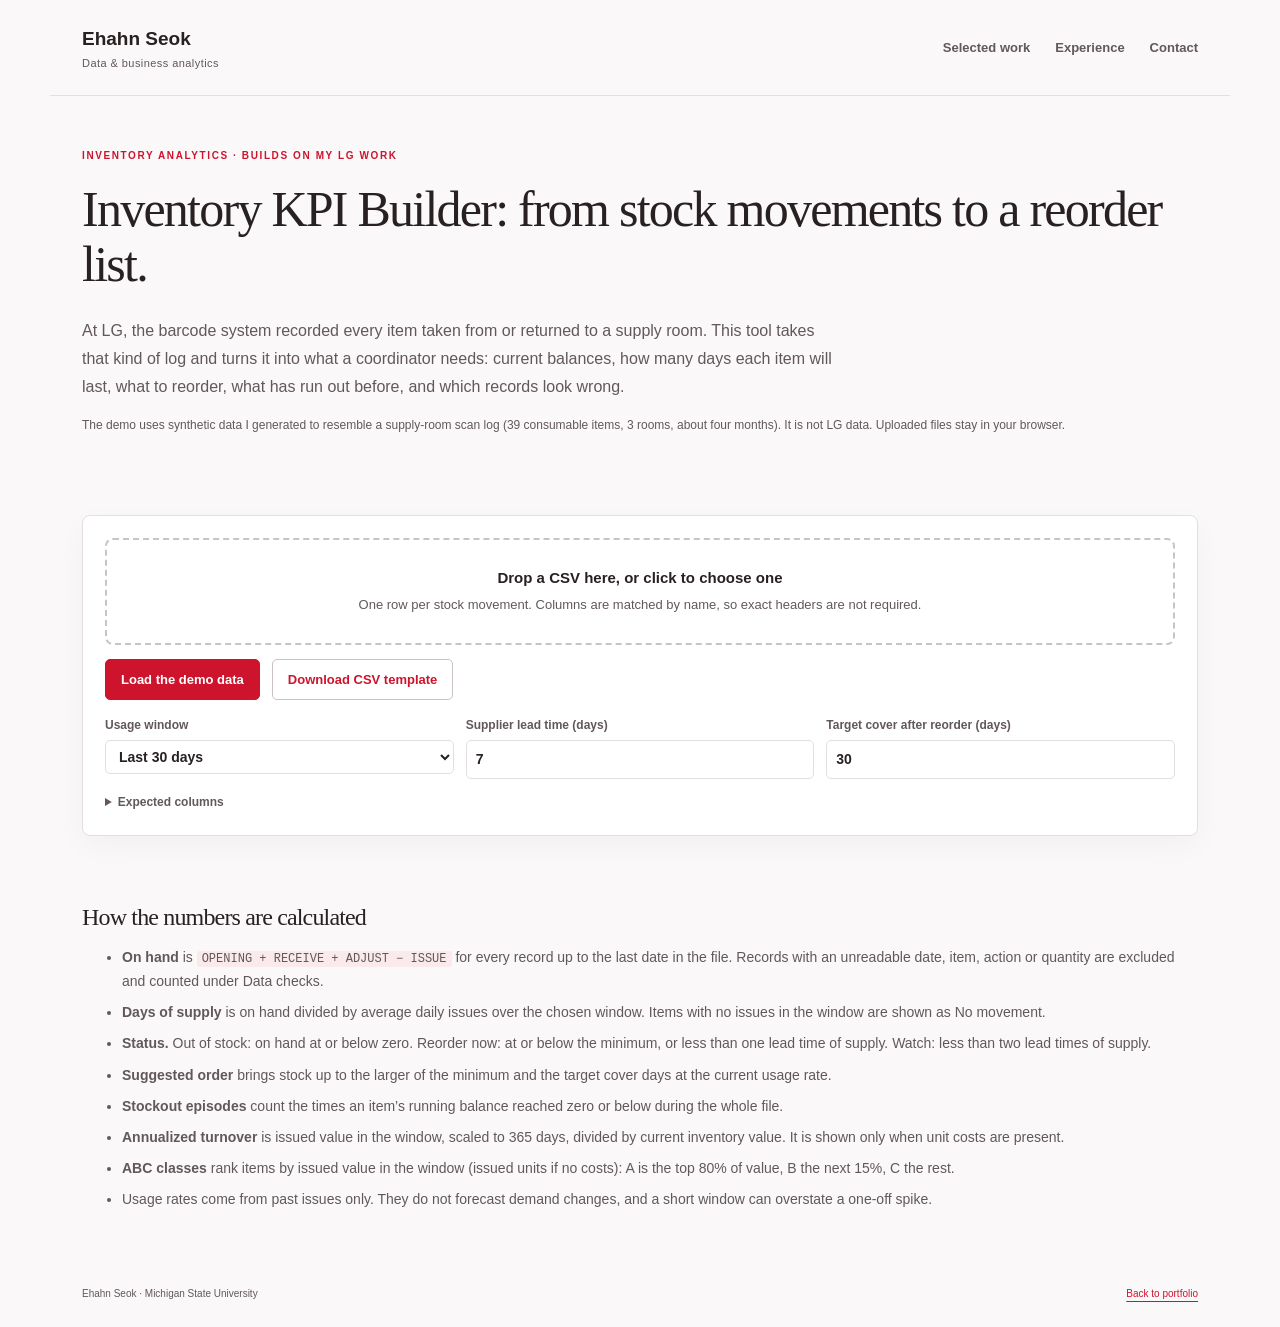
<file: inventory-kpi.html>
<!doctype html>
<html lang="en">
<head>
<meta charset="utf-8"><meta name="viewport" content="width=device-width, initial-scale=1">
<title>Inventory KPI Builder | Ehahn Seok</title>
<meta name="description" content="Upload stock movement records (CSV) and get on-hand balances, days of supply, a reorder list, stockout history, ABC classes and data-quality checks. Runs in your browser.">
<link rel="stylesheet" href="style.css?v=pf10">
<link rel="icon" href="favicon.ico?v=g9c7u4w3" type="image/x-icon">
<link rel="icon" type="image/png" sizes="32x32" href="favicon-32x32.png?v=g9c7u4w3">
<link rel="icon" type="image/png" sizes="16x16" href="favicon-16x16.png?v=g9c7u4w3">
<meta name="theme-color" content="#ce142d">
<style>
.ik{--ok:#ce142d;--warn:#9b6a12;--bad:#a2442a;--okbg:#eee6e7;--warnbg:#f6edd6;--badbg:#f6e3dc;--grey:#948d8e}
.ik h1{font-size:clamp(32px,4.2vw,50px)}
.ik .intro{padding:52px 0 30px;border-bottom:0}
.ik .intro .lead{max-width:760px}
.ik section{padding:34px 0;border-bottom:0}
.ik h2{font-size:24px;margin:0 0 14px}
.ik .panel{background:var(--surface);border:1px solid var(--border);border-radius:8px;padding:22px;box-shadow:var(--shadow)}
.drop{border:2px dashed #cac2c3;border-radius:8px;padding:26px 16px;text-align:center;background:var(--surface);cursor:pointer}
.drop:hover,.drop.over{border-color:var(--accent);background:var(--soft)}
.drop strong{display:block;font-size:15px}.drop span{font-size:13px;color:var(--muted)}
.ik button{font-weight:700;font-size:13px;padding:9px 15px;border-radius:5px;border:1px solid #cac2c3;background:var(--surface);color:var(--accent);cursor:pointer}
.ik button.primary{background:var(--accent);border-color:var(--accent);color:#fff}
.ik button:hover{filter:brightness(.95)}
.row{display:flex;gap:12px;flex-wrap:wrap;align-items:center;margin-top:14px}
.params{display:grid;grid-template-columns:repeat(auto-fit,minmax(170px,1fr));gap:12px;margin-top:16px}
.params label{display:flex;flex-direction:column;gap:4px;font-size:12px;color:var(--muted);font-weight:600}
.params select,.params input{font:inherit;font-size:14px;color:var(--text);background:#fff;border:1px solid var(--border);border-radius:5px;padding:7px 9px}
#msg{font-size:13px;margin-top:12px;color:var(--muted)}#msg.err{color:var(--bad);font-weight:600}
.hidden{display:none!important}
.kpis{display:grid;grid-template-columns:repeat(4,1fr);gap:14px}
.kpi{background:var(--surface);border:1px solid var(--border);border-radius:8px;padding:16px 18px;border-top:3px solid var(--accent)}
.kpi.w{border-top-color:var(--warn)}.kpi.b{border-top-color:var(--bad)}
.kpi .l{font-size:10px;font-weight:750;letter-spacing:.1em;text-transform:uppercase;color:var(--muted)}
.kpi .v{font:400 32px/1.15 Georgia,serif;margin:6px 0 2px;letter-spacing:-.02em}
.kpi .s{font-size:12px;color:var(--muted);line-height:1.45}
.two{display:grid;grid-template-columns:1.25fr 1fr;gap:16px}
.chart h3{font-size:15px;margin:0 0 12px;font-family:inherit;font-weight:700;letter-spacing:0}
.chart .note{font-size:12px;color:var(--muted);margin:8px 0 0}
.bars .b{display:grid;grid-template-columns:110px 1fr 70px;gap:10px;align-items:center;font-size:12px;margin:7px 0}
.bars .t{background:#ede8e9;border-radius:3px;height:14px;overflow:hidden}.bars .t i{display:block;height:100%;background:var(--accent)}
.bars .x{text-align:right;color:var(--muted);font-variant-numeric:tabular-nums}
.stack{display:flex;height:26px;border-radius:4px;overflow:hidden;margin:6px 0 12px}.stack i{display:block;height:100%}
.legend{display:flex;gap:14px;flex-wrap:wrap;font-size:12px;color:var(--muted)}.legend u{display:inline-block;width:10px;height:10px;border-radius:2px;margin-right:5px;text-decoration:none;vertical-align:-1px}
svg.trend{width:100%;height:auto;display:block}
.tw{overflow-x:auto;border:1px solid var(--border);border-radius:8px;background:var(--surface)}
table.data{border-collapse:collapse;width:100%;font-size:13px}
.data th,.data td{padding:9px 12px;border-bottom:1px solid var(--border);text-align:left;white-space:nowrap}
.data th{font-size:10px;letter-spacing:.08em;text-transform:uppercase;color:var(--muted);background:#f6f4f4;position:sticky;top:0}
.data td.n,.data th.n{text-align:right;font-variant-numeric:tabular-nums}
.pill{display:inline-block;padding:2px 9px;border-radius:99px;font-size:11px;font-weight:700}
.pill.ok{background:var(--okbg);color:var(--ok)}.pill.warn{background:var(--warnbg);color:var(--warn)}.pill.bad{background:var(--badbg);color:var(--bad)}.pill.na{background:#edeaea;color:var(--muted)}
.tools{display:flex;gap:12px;flex-wrap:wrap;align-items:center;margin-bottom:12px}
.tools input,.tools select{font:inherit;font-size:13px;padding:7px 9px;border:1px solid var(--border);border-radius:5px;background:#fff}
.dq{display:grid;grid-template-columns:repeat(auto-fit,minmax(220px,1fr));gap:12px}
.dq div{border-left:2px solid var(--accent);padding-left:12px;font-size:13px;color:var(--muted)}.dq b{display:block;font:400 24px Georgia,serif;color:var(--text)}
.method li{font-size:14px;color:var(--muted);margin:0 0 8px}.method code{font-size:12px;background:var(--soft);padding:1px 5px;border-radius:3px}
.fine{font-size:12px;color:var(--muted)}
@media(max-width:900px){.kpis{grid-template-columns:1fr 1fr}.two{grid-template-columns:1fr}}
@media(max-width:560px){.kpi .v{font-size:26px}.bars .b{grid-template-columns:84px 1fr 56px}}
</style>
</head>
<body class="ik">
<a class="skip-link" href="#main">Skip to content</a>
<header class="site-header"><a class="brand" href="index.html">Ehahn Seok<span>Data & business analytics</span></a><nav aria-label="Main navigation"><a href="index.html#projects">Selected work</a><a href="index.html#experience">Experience</a><a href="index.html#contact">Contact</a></nav></header>
<main id="main">
<section class="intro">
<p class="eyebrow">Inventory analytics · Builds on my LG work</p>
<h1>Inventory KPI Builder: from stock movements to a reorder list.</h1>
<p class="lead">At LG, the barcode system recorded every item taken from or returned to a supply room. This tool takes that kind of log and turns it into what a coordinator needs: current balances, how many days each item will last, what to reorder, what has run out before, and which records look wrong.</p>
<p class="fine">The demo uses synthetic data I generated to resemble a supply-room scan log (39 consumable items, 3 rooms, about four months). It is not LG data. Uploaded files stay in your browser.</p>
</section>

<section>
<div class="panel">
<div id="drop" class="drop" tabindex="0" role="button" aria-label="Choose a CSV file"><strong>Drop a CSV here, or click to choose one</strong><span>One row per stock movement. Columns are matched by name, so exact headers are not required.</span><input id="file" type="file" accept=".csv,text/csv" class="hidden"></div>
<div class="row"><button class="primary" id="demo">Load the demo data</button><button id="tmpl">Download CSV template</button></div>
<div id="msg" role="status"></div>
<div class="params">
<label>Usage window<select id="win"><option value="14">Last 14 days</option><option value="30" selected>Last 30 days</option><option value="60">Last 60 days</option><option value="90">Last 90 days</option></select></label>
<label>Supplier lead time (days)<input id="lead" type="number" min="1" max="90" value="7"></label>
<label>Target cover after reorder (days)<input id="cover" type="number" min="7" max="180" value="30"></label>
</div>
<details style="margin-top:14px"><summary class="fine" style="cursor:pointer;font-weight:700">Expected columns</summary>
<p class="fine" style="margin-top:8px"><b>Required:</b> date or timestamp, item ID, action, quantity. <b>Optional:</b> item name, supply room, unit cost, minimum level.<br>Actions: <code>ISSUE</code> (checkout), <code>RECEIVE</code> (check-in or delivery), <code>OPENING</code> (starting balance), <code>ADJUST</code> (signed count correction). Common synonyms such as OUT, IN, CHECKOUT and RESTOCK are recognized.</p></details>
</div>
</section>

<div id="out" class="hidden">
<section><h2>Key indicators</h2><div class="kpis" id="kpis"></div></section>
<section class="two">
<div class="panel chart"><h3>Units issued per week</h3><div id="trend"></div><p class="note" id="trendNote"></p></div>
<div class="panel chart"><h3>Stock status</h3><div id="status"></div><h3 style="margin-top:22px">Issued units by supply room</h3><div id="rooms" class="bars"></div></div>
</section>
<section class="two">
<div class="panel chart"><h3>Lowest days of supply</h3><div id="lowdos" class="bars"></div><p class="note">Days of supply = on-hand units ÷ average daily issues in the usage window.</p></div>
<div class="panel chart"><h3>ABC classes by issued value</h3><div id="abc"></div><p class="note" id="abcNote"></p></div>
</section>
<section><h2>Item detail</h2>
<div class="tools"><input id="q" type="search" placeholder="Search item or room" aria-label="Search items"><select id="flt" aria-label="Filter by status"><option value="">All statuses</option><option>Out of stock</option><option>Reorder now</option><option>Watch</option><option>OK</option><option>No movement</option></select><button id="exp">Export reorder list (CSV)</button><span class="fine" id="cnt"></span></div>
<div class="tw"><table class="data"><thead><tr><th data-k="id">Item</th><th data-k="room">Room</th><th class="n" data-k="onhand">On hand</th><th class="n" data-k="rate">Issued / day</th><th class="n" data-k="dos">Days of supply</th><th class="n" data-k="min">Minimum</th><th data-k="status">Status</th><th class="n" data-k="reorder">Suggested order</th><th class="n" data-k="value">Value</th><th data-k="abc">ABC</th></tr></thead><tbody id="tb"></tbody></table></div>
</section>
<section><h2>Data checks</h2><div class="dq" id="dq"></div></section>
</div>

<section><h2>How the numbers are calculated</h2>
<ul class="method">
<li><b>On hand</b> is <code>OPENING + RECEIVE + ADJUST − ISSUE</code> for every record up to the last date in the file. Records with an unreadable date, item, action or quantity are excluded and counted under Data checks.</li>
<li><b>Days of supply</b> is on hand divided by average daily issues over the chosen window. Items with no issues in the window are shown as No movement.</li>
<li><b>Status.</b> Out of stock: on hand at or below zero. Reorder now: at or below the minimum, or less than one lead time of supply. Watch: less than two lead times of supply.</li>
<li><b>Suggested order</b> brings stock up to the larger of the minimum and the target cover days at the current usage rate.</li>
<li><b>Stockout episodes</b> count the times an item’s running balance reached zero or below during the whole file.</li>
<li><b>Annualized turnover</b> is issued value in the window, scaled to 365 days, divided by current inventory value. It is shown only when unit costs are present.</li>
<li><b>ABC classes</b> rank items by issued value in the window (issued units if no costs): A is the top 80% of value, B the next 15%, C the rest.</li>
<li>Usage rates come from past issues only. They do not forecast demand changes, and a short window can overstate a one-off spike.</li>
</ul></section>
</main>
<footer><span>Ehahn Seok · Michigan State University</span><span><a href="index.html">Back to portfolio</a></span></footer>
<script src="inventory-kpi.js"></script>
</body></html>
</file>
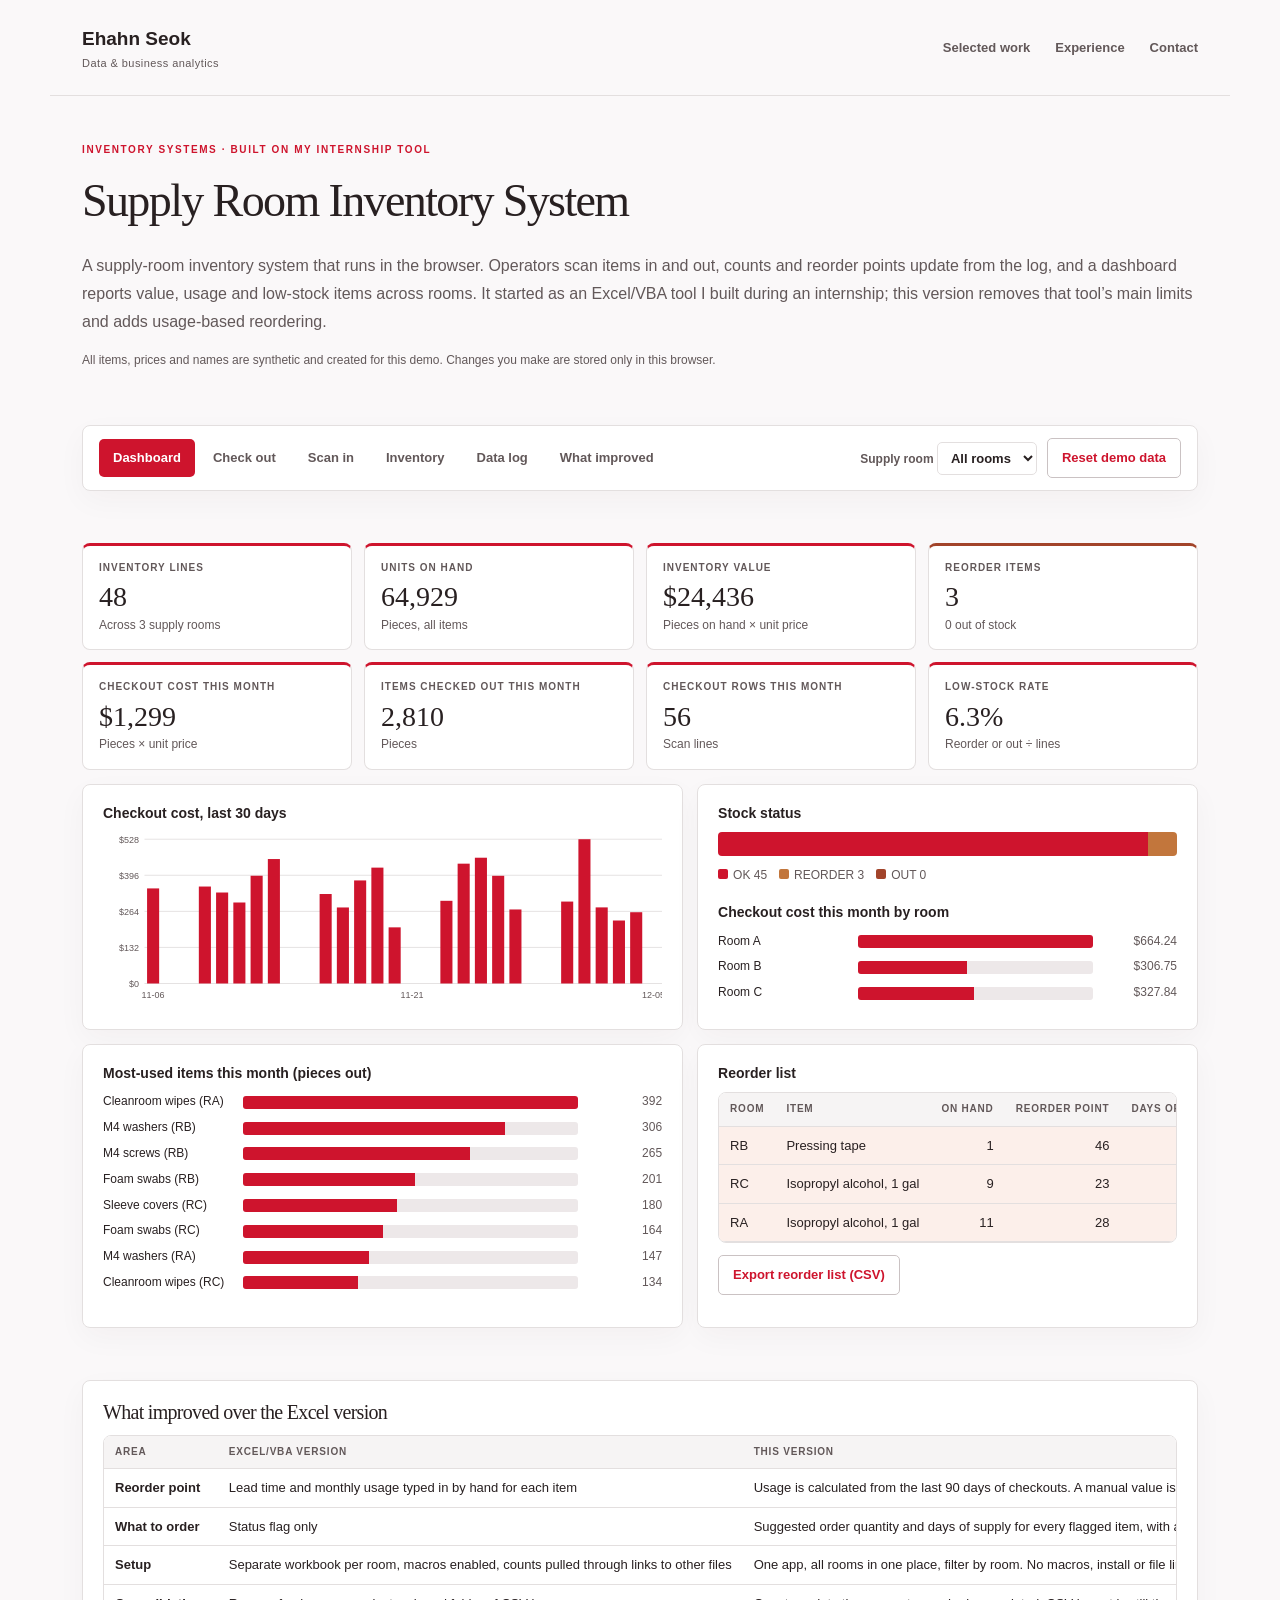
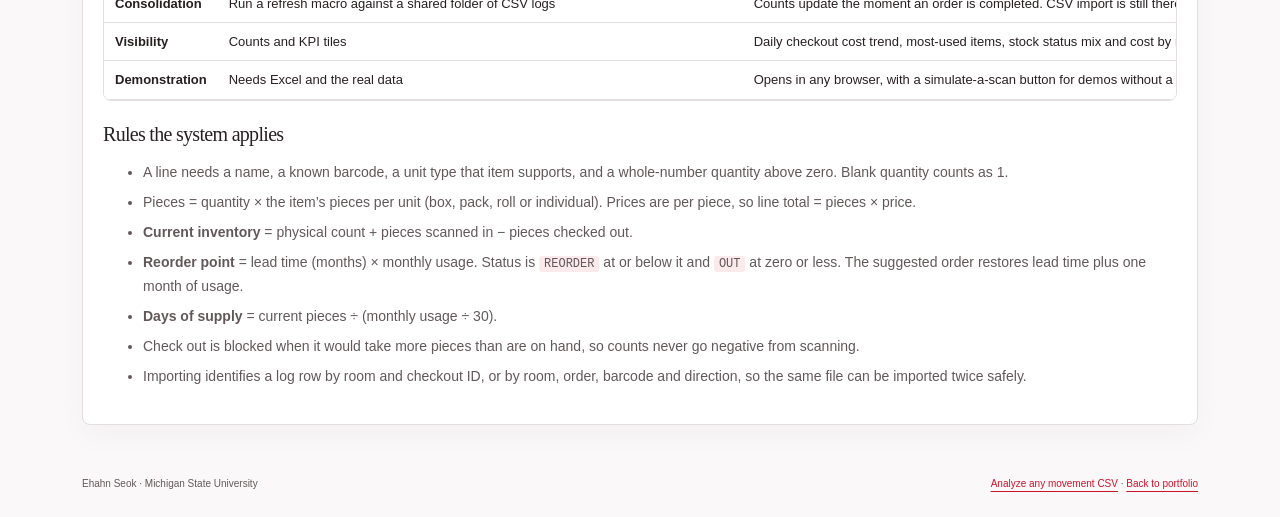
<file: inventory-system.html>
<!doctype html>
<html lang="en">
<head>
<meta charset="utf-8"><meta name="viewport" content="width=device-width, initial-scale=1">
<title>Supply Room Inventory System | Ehahn Seok</title>
<meta name="description" content="A working supply-room inventory system: scan items in and out, keep running counts, get reorder alerts, and track KPIs. An improved web version of an Excel/VBA tool I built during an internship.">
<link rel="stylesheet" href="style.css?v=pf10">
<link rel="icon" href="favicon.ico?v=g9c7u4w3" type="image/x-icon">
<link rel="icon" type="image/png" sizes="32x32" href="favicon-32x32.png?v=g9c7u4w3">
<link rel="icon" type="image/png" sizes="16x16" href="favicon-16x16.png?v=g9c7u4w3">
<meta name="theme-color" content="#ce142d">
<style>
.is{--ok:#ce142d;--warn:#9b6a12;--bad:#a2442a;--okbg:#eee6e7;--warnbg:#f6edd6;--badbg:#f6e3dc;--grey:#948d8e}
.is h1{font-size:clamp(30px,4vw,46px)}
.is section{padding:26px 0;border-bottom:0}
.intro{padding:46px 0 14px!important}
.fine{font-size:12px;color:var(--muted)}
.bar-top{display:flex;gap:14px;flex-wrap:wrap;align-items:center;justify-content:space-between;border:1px solid var(--border);border-radius:8px;background:var(--surface);padding:12px 16px;box-shadow:var(--shadow)}
.tabs{display:flex;gap:4px;flex-wrap:wrap}
.tabs button{border:0;background:transparent;font-weight:700;font-size:13px;color:var(--muted);padding:8px 14px;border-radius:5px;cursor:pointer}
.tabs button[aria-selected=true]{background:var(--accent);color:#fff}
.ctl{display:flex;gap:10px;align-items:center;flex-wrap:wrap;font-size:12px;color:var(--muted);font-weight:600}
.is select,.is input,.is button.b{font:inherit;font-size:13px}
.is select,.is input[type=text],.is input[type=search],.is input[type=number]{padding:7px 9px;border:1px solid var(--border);border-radius:5px;background:#fff;color:var(--text);min-width:0}
.is button.b{font-weight:700;padding:8px 14px;border-radius:5px;border:1px solid #cac2c3;background:var(--surface);color:var(--accent);cursor:pointer}
.is button.b.p{background:var(--accent);border-color:var(--accent);color:#fff}
.is button.b.d{color:var(--bad)}
.is button.b:hover{filter:brightness(.95)}
.hidden{display:none!important}
.panel{background:var(--surface);border:1px solid var(--border);border-radius:8px;padding:20px;box-shadow:var(--shadow)}
.panel h2{font-size:20px;margin:0 0 12px}
.panel h3{font-size:14px;margin:0 0 10px;font-family:inherit;letter-spacing:0}
.kpis{display:grid;grid-template-columns:repeat(4,1fr);gap:12px}
.kpi{background:var(--surface);border:1px solid var(--border);border-top:3px solid var(--accent);border-radius:8px;padding:14px 16px}
.kpi.w{border-top-color:var(--warn)}.kpi.r{border-top-color:var(--bad)}
.kpi .l{font-size:10px;font-weight:750;letter-spacing:.1em;text-transform:uppercase;color:var(--muted)}
.kpi .v{font:400 28px/1.15 Georgia,serif;margin:5px 0 2px}
.kpi .s{font-size:12px;color:var(--muted)}
.grid2{display:grid;grid-template-columns:1.2fr 1fr;gap:14px;margin-top:14px}
.bars .b{display:grid;grid-template-columns:130px 1fr 74px;gap:10px;align-items:center;font-size:12px;margin:6px 0}
.bars .t{background:#ede8e9;border-radius:3px;height:13px;overflow:hidden}.bars .t i{display:block;height:100%;background:var(--accent)}
.bars .x{text-align:right;color:var(--muted);font-variant-numeric:tabular-nums}
.stack{display:flex;height:24px;border-radius:4px;overflow:hidden;margin:4px 0 10px}.stack i{display:block}
.legend{display:flex;gap:12px;flex-wrap:wrap;font-size:12px;color:var(--muted)}.legend u{display:inline-block;width:10px;height:10px;border-radius:2px;margin-right:5px;text-decoration:none}
svg.ch{width:100%;height:auto;display:block}
.station{display:grid;grid-template-columns:1fr 1.4fr;gap:16px}
.form{display:grid;grid-template-columns:1fr 1fr;gap:12px}
.form label{display:flex;flex-direction:column;gap:4px;font-size:12px;color:var(--muted);font-weight:600}
.form .full{grid-column:1/-1}
.scanbox{font-size:18px!important;padding:11px 12px!important;border:2px solid var(--accent)!important}
.msg{font-size:13px;min-height:20px;margin-top:10px}.msg.err{color:var(--bad);font-weight:600}.msg.ok{color:var(--ok);font-weight:600}
.tw{overflow-x:auto;border:1px solid var(--border);border-radius:8px;background:var(--surface)}
table.data{border-collapse:collapse;width:100%;font-size:13px}
.data th,.data td{padding:8px 11px;border-bottom:1px solid var(--border);text-align:left;white-space:nowrap}
.data th{font-size:10px;letter-spacing:.08em;text-transform:uppercase;color:var(--muted);background:#f6f4f4;position:sticky;top:0}
.data .n{text-align:right;font-variant-numeric:tabular-nums}
.data input[type=number]{width:74px;text-align:right;padding:4px 6px}
.data tr.low td{background:#fcefea}.data tr.out td{background:#f7ddd4}
.pill{display:inline-block;padding:2px 9px;border-radius:99px;font-size:11px;font-weight:700}
.pill.ok{background:var(--okbg);color:var(--ok)}.pill.warn{background:var(--warnbg);color:var(--warn)}.pill.bad{background:var(--badbg);color:var(--bad)}
.tools{display:flex;gap:10px;flex-wrap:wrap;align-items:center;margin-bottom:12px}
.total{display:flex;justify-content:space-between;align-items:center;margin-top:12px;font-weight:700}
.guide li{font-size:14px;color:var(--muted);margin:0 0 7px}
.guide code{font-size:12px;background:var(--soft);padding:1px 5px;border-radius:3px}
.map{display:grid;grid-template-columns:1fr 1fr;gap:0 24px}
.map div{border-top:1px solid var(--border);padding:9px 0;font-size:13px;color:var(--muted)}.map b{color:var(--text);display:block;font-size:13px}
.grid2>*,.station>*,.map>*{min-width:0}
@media(max-width:900px){.kpis{grid-template-columns:1fr 1fr}.grid2,.station,.map{grid-template-columns:minmax(0,1fr)}}
@media(max-width:560px){.form{grid-template-columns:1fr}.bars .b{grid-template-columns:90px 1fr 60px}.kpi .v{font-size:23px}}
</style>
</head>
<body class="is">
<a class="skip-link" href="#main">Skip to content</a>
<header class="site-header"><a class="brand" href="index.html">Ehahn Seok<span>Data & business analytics</span></a><nav aria-label="Main navigation"><a href="index.html#projects">Selected work</a><a href="index.html#experience">Experience</a><a href="index.html#contact">Contact</a></nav></header>
<main id="main">
<section class="intro">
<p class="eyebrow">Inventory systems · Built on my internship tool</p>
<h1>Supply Room Inventory System</h1>
<p class="lead">A supply-room inventory system that runs in the browser. Operators scan items in and out, counts and reorder points update from the log, and a dashboard reports value, usage and low-stock items across rooms. It started as an Excel/VBA tool I built during an internship; this version removes that tool’s main limits and adds usage-based reordering.</p>
<p class="fine">All items, prices and names are synthetic and created for this demo. Changes you make are stored only in this browser.</p>
</section>

<section>
<div class="bar-top">
<div class="tabs" role="tablist" id="tabs">
<button role="tab" data-t="dash" aria-selected="true">Dashboard</button>
<button role="tab" data-t="out" aria-selected="false">Check out</button>
<button role="tab" data-t="in" aria-selected="false">Scan in</button>
<button role="tab" data-t="inv" aria-selected="false">Inventory</button>
<button role="tab" data-t="log" aria-selected="false">Data log</button>
<button role="tab" data-t="how" aria-selected="false">What improved</button>
</div>
<div class="ctl"><label>Supply room <select id="room"></select></label><button class="b" id="resetDemo">Reset demo data</button></div>
</div>
</section>

<section id="p-dash">
<div class="kpis" id="kpis"></div>
<div class="grid2">
<div class="panel"><h3>Checkout cost, last 30 days</h3><div id="daily"></div></div>
<div class="panel"><h3>Stock status</h3><div id="status"></div><h3 style="margin-top:18px">Checkout cost this month by room</h3><div id="byRoom" class="bars"></div></div>
</div>
<div class="grid2">
<div class="panel"><h3>Most-used items this month (pieces out)</h3><div id="top" class="bars"></div></div>
<div class="panel"><h3>Reorder list</h3><div class="tw" style="max-height:330px;overflow:auto"><table class="data"><thead><tr><th>Room</th><th>Item</th><th class="n">On hand</th><th class="n">Reorder point</th><th class="n">Days of supply</th><th class="n">Suggested order</th></tr></thead><tbody id="reo"></tbody></table></div><div class="tools" style="margin-top:12px"><button class="b" id="expReo">Export reorder list (CSV)</button></div></div>
</div>
</section>

<section id="p-out" class="hidden"><div class="station" id="st-out"></div></section>
<section id="p-in" class="hidden"><div class="station" id="st-in"></div></section>

<section id="p-inv" class="hidden">
<div class="tools"><input type="search" id="q" placeholder="Search item, barcode or code" aria-label="Search items"><select id="flt" aria-label="Filter status"><option value="">All statuses</option><option>REORDER</option><option>OUT</option><option>OK</option></select><span class="fine" id="invCnt"></span></div>
<div class="tw" style="max-height:640px;overflow:auto"><table class="data"><thead><tr><th>Room</th><th>Item</th><th>Barcode</th><th class="n">Price</th><th class="n">Physical count</th><th class="n">Scanned in</th><th class="n">Checked out</th><th class="n">Current</th><th class="n">Value</th><th class="n">Lead time (mo)</th><th class="n">Monthly usage</th><th class="n">Reorder point</th><th class="n">Days of supply</th><th>Status</th></tr></thead><tbody id="invTb"></tbody></table></div>
<p class="fine" style="margin-top:10px">Edit physical count, lead time and monthly usage directly. Leave monthly usage blank to use the average of the last 90 days of checkouts.</p>
<details class="panel" style="margin-top:14px"><summary style="cursor:pointer;font-weight:700">Add an item</summary>
<div class="form" style="margin-top:14px" id="addForm">
<label>Barcode<input type="text" id="a_bc"></label><label>Item name<input type="text" id="a_nm"></label>
<label>Price per piece ($)<input type="number" id="a_pr" step="0.01" min="0"></label><label>Opening physical count (pieces)<input type="number" id="a_pc" min="0" value="0"></label>
<label>Pieces per box (0 = not used)<input type="number" id="a_box" min="0" value="0"></label><label>Pieces per pack (0 = not used)<input type="number" id="a_pack" min="0" value="0"></label>
<label>Pieces per roll (0 = not used)<input type="number" id="a_roll" min="0" value="0"></label><label>Lead time (months)<input type="number" id="a_lt" min="0" step="0.5" value="1"></label>
<div class="full"><button class="b p" id="addItem">Add item to selected room</button><span class="msg" id="addMsg" style="margin-left:12px"></span></div></div></details>
</section>

<section id="p-log" class="hidden">
<div class="tools"><select id="ldir" aria-label="Direction"><option value="">In and out</option><option value="OUT">Out only</option><option value="IN">In only</option></select><input type="search" id="lq" placeholder="Search item, barcode or person" aria-label="Search log"><button class="b" id="expLog">Export log (CSV)</button><button class="b" id="impBtn">Import CSV logs…</button><input type="file" id="impFile" accept=".csv" multiple class="hidden"><span class="fine" id="logCnt"></span></div>
<div class="msg" id="impMsg"></div>
<div class="tw" style="max-height:600px;overflow:auto"><table class="data"><thead><tr><th>Log ID</th><th>Timestamp</th><th>Room</th><th>Scan</th><th>Item</th><th class="n">Qty</th><th>Unit</th><th class="n">Pieces</th><th class="n">Unit price</th><th class="n">Total</th><th>By</th></tr></thead><tbody id="logTb"></tbody></table></div>
<p class="fine" style="margin-top:10px">Export gives the same columns the workbook logs used. Importing merges files from any room into the master counts and skips rows already imported.</p>
</section>

<section id="p-how"><div class="panel guide">
<h2>What improved over the Excel version</h2>
<div class="tw"><table class="data"><thead><tr><th>Area</th><th>Excel/VBA version</th><th>This version</th></tr></thead><tbody>
<tr><td><b>Reorder point</b></td><td>Lead time and monthly usage typed in by hand for each item</td><td>Usage is calculated from the last 90 days of checkouts. A manual value is still allowed as an override.</td></tr>
<tr><td><b>What to order</b></td><td>Status flag only</td><td>Suggested order quantity and days of supply for every flagged item, with a CSV export</td></tr>
<tr><td><b>Setup</b></td><td>Separate workbook per room, macros enabled, counts pulled through links to other files</td><td>One app, all rooms in one place, filter by room. No macros, install or file links to break.</td></tr>
<tr><td><b>Consolidation</b></td><td>Run a refresh macro against a shared folder of CSV logs</td><td>Counts update the moment an order is completed. CSV import is still there for outside logs and skips duplicates.</td></tr>
<tr><td><b>Visibility</b></td><td>Counts and KPI tiles</td><td>Daily checkout cost trend, most-used items, stock status mix and cost by room, all live</td></tr>
<tr><td><b>Demonstration</b></td><td>Needs Excel and the real data</td><td>Opens in any browser, with a simulate-a-scan button for demos without a scanner</td></tr>
</tbody></table></div>
<h2 style="margin-top:22px">Rules the system applies</h2>
<ul>
<li>A line needs a name, a known barcode, a unit type that item supports, and a whole-number quantity above zero. Blank quantity counts as 1.</li>
<li>Pieces = quantity × the item’s pieces per unit (box, pack, roll or individual). Prices are per piece, so line total = pieces × price.</li>
<li><b>Current inventory</b> = physical count + pieces scanned in − pieces checked out.</li>
<li><b>Reorder point</b> = lead time (months) × monthly usage. Status is <code>REORDER</code> at or below it and <code>OUT</code> at zero or less. The suggested order restores lead time plus one month of usage.</li>
<li><b>Days of supply</b> = current pieces ÷ (monthly usage ÷ 30).</li>
<li>Check out is blocked when it would take more pieces than are on hand, so counts never go negative from scanning.</li>
<li>Importing identifies a log row by room and checkout ID, or by room, order, barcode and direction, so the same file can be imported twice safely.</li>
</ul>

</div></section>
</main>
<footer><span>Ehahn Seok · Michigan State University</span><span><a href="inventory-kpi.html">Analyze any movement CSV</a> · <a href="index.html">Back to portfolio</a></span></footer>
<script src="inventory-system.js?v=1"></script>
</body></html>
</file>
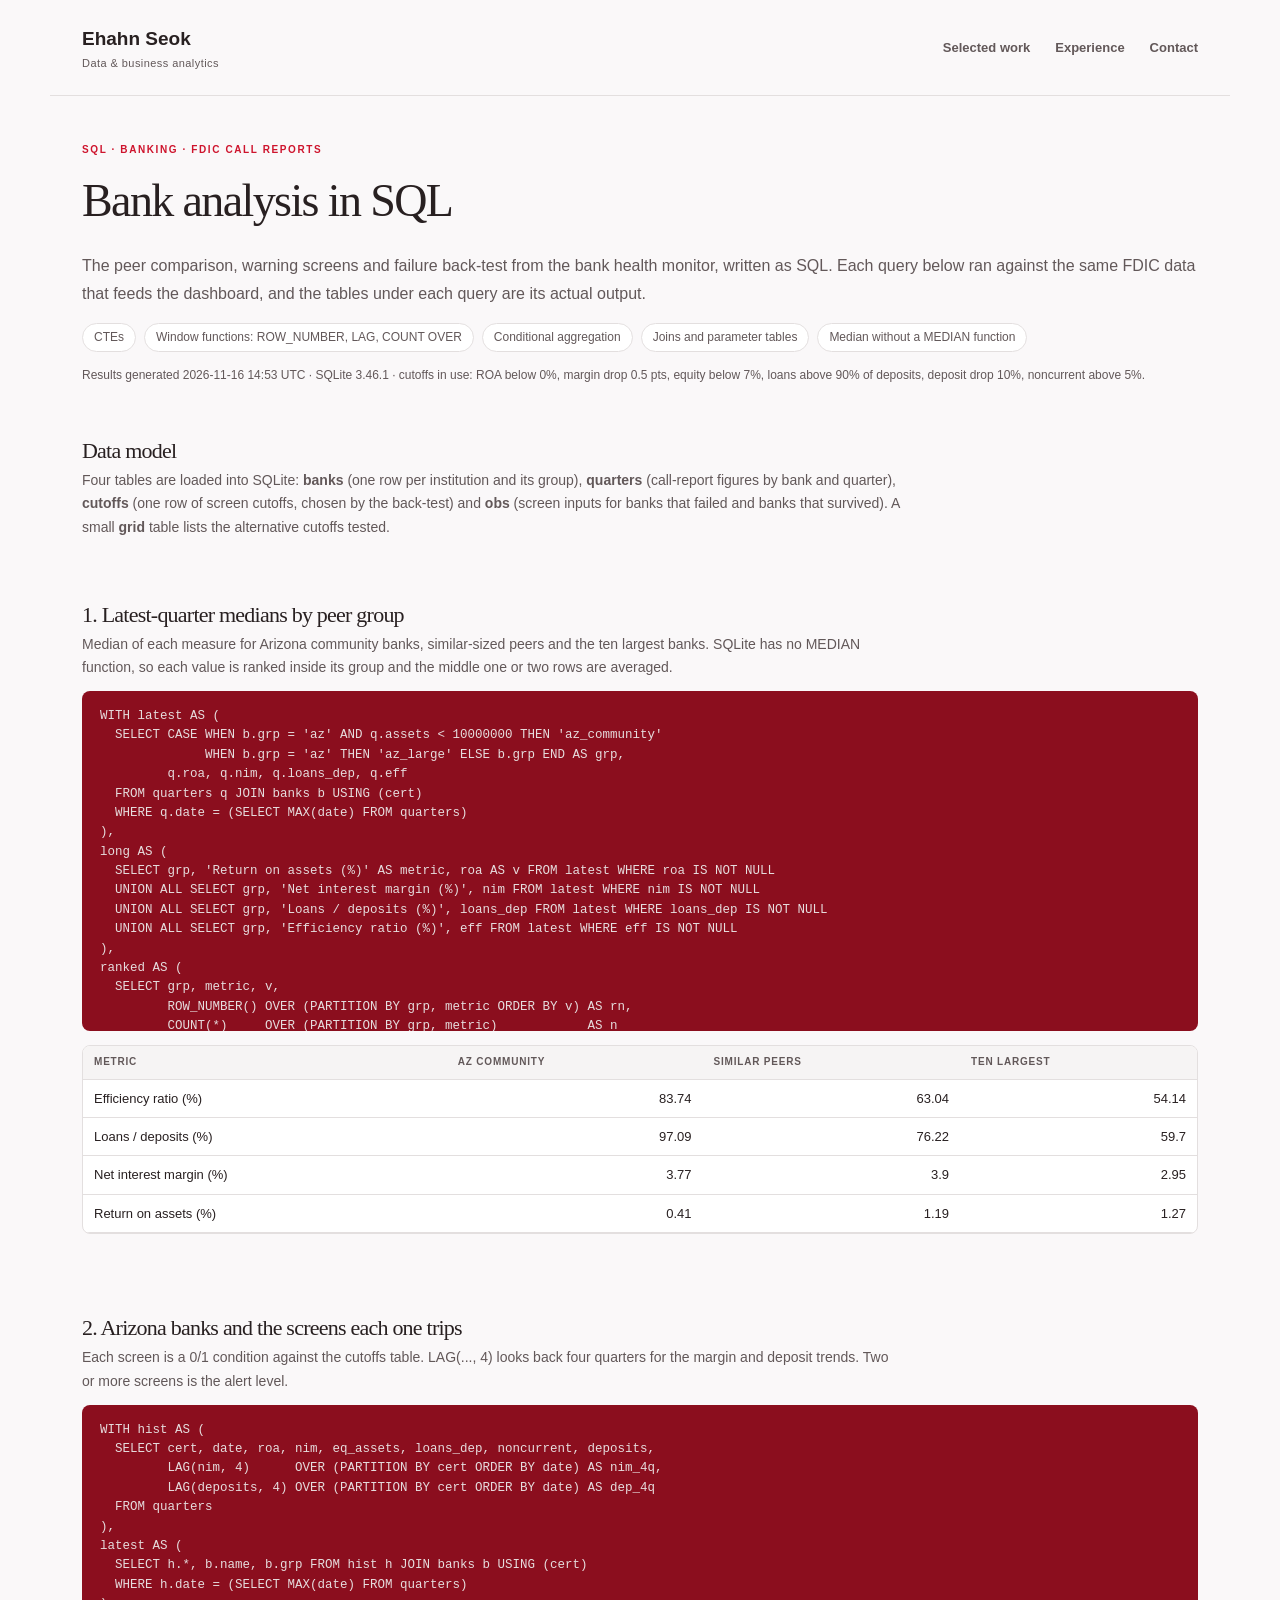
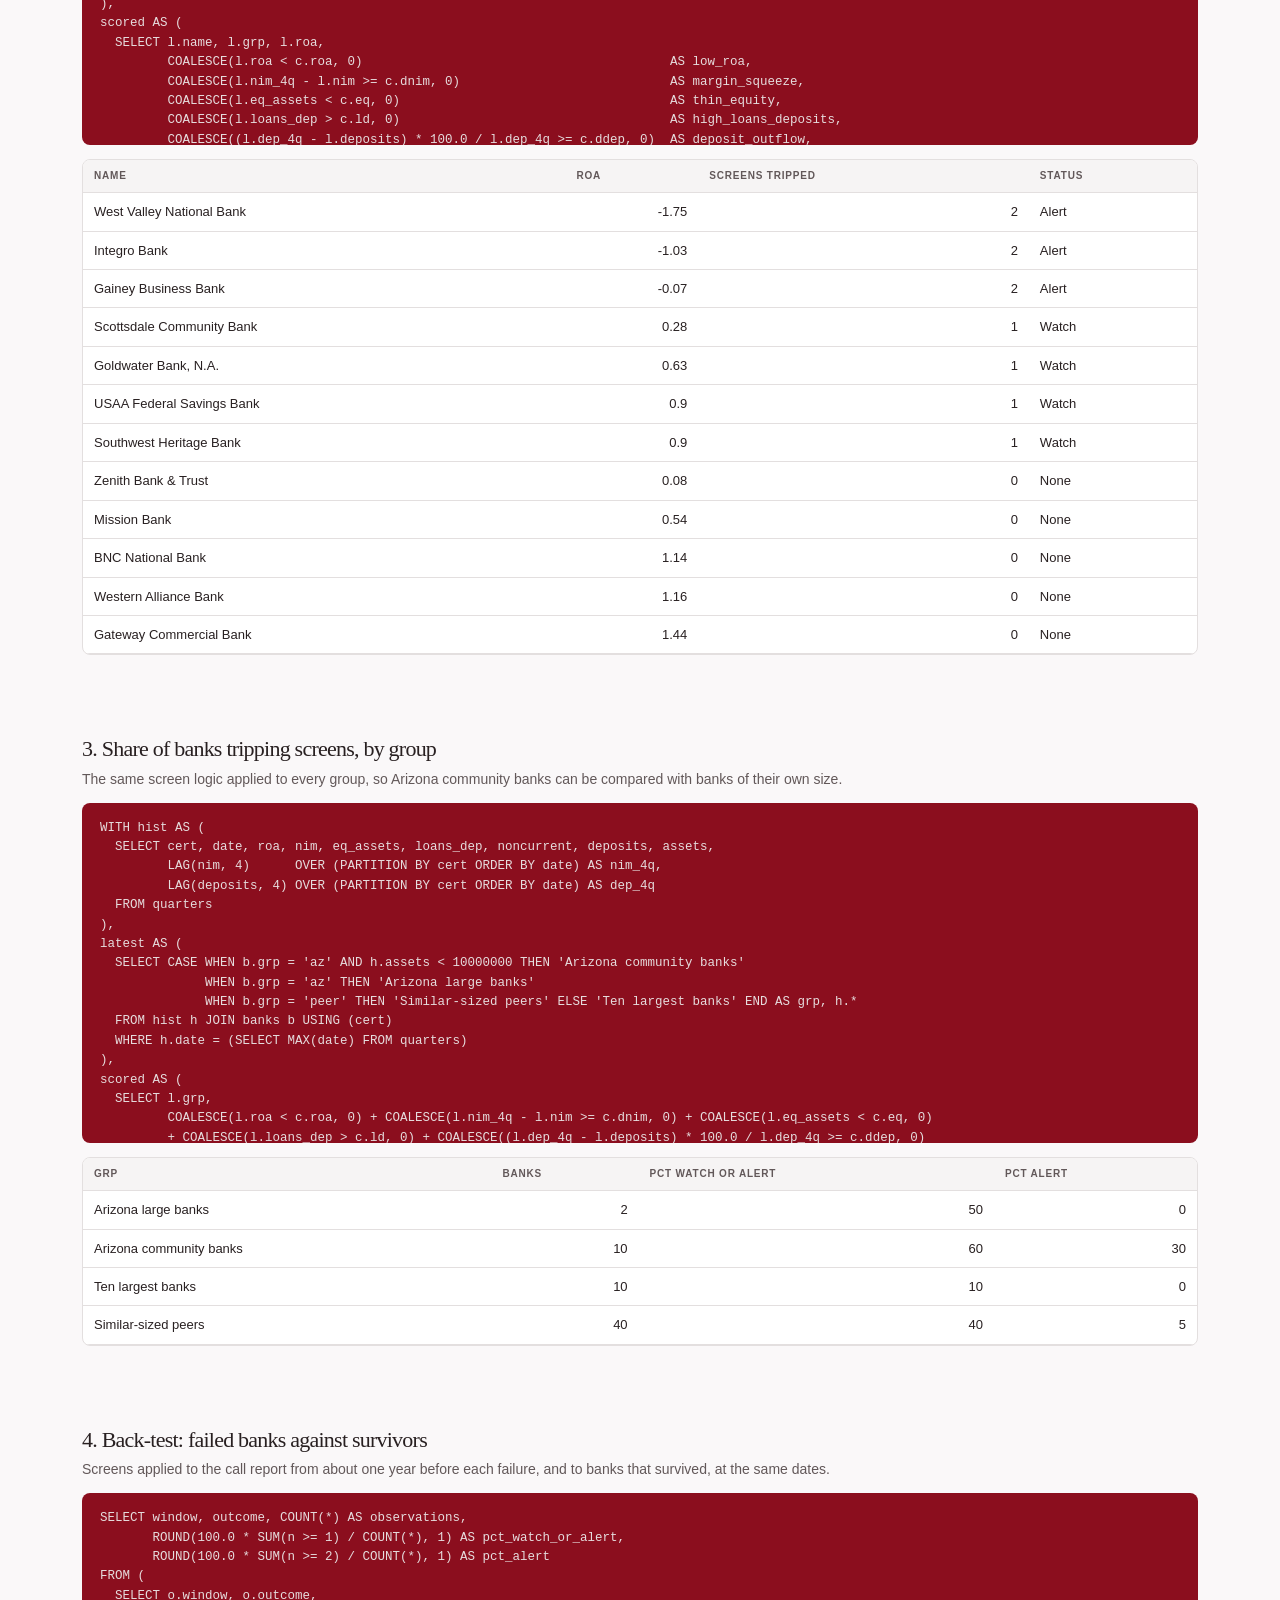
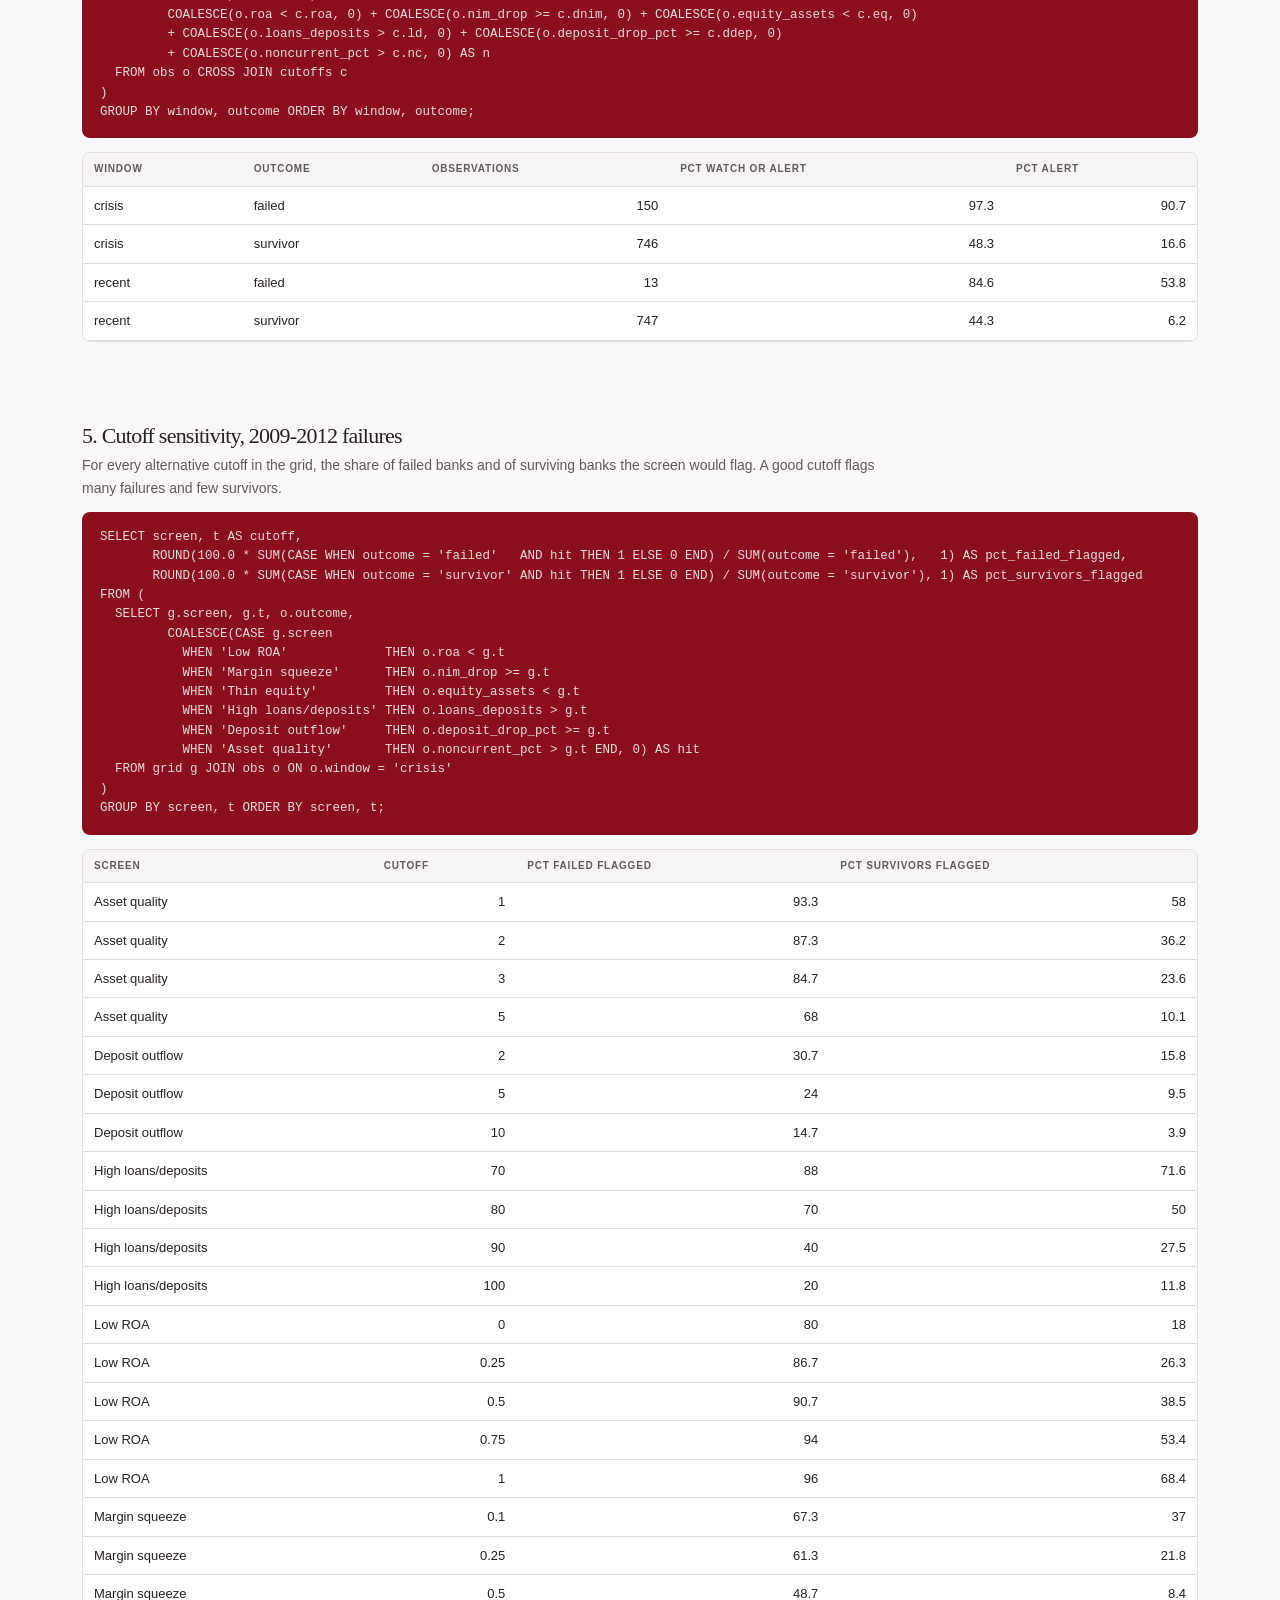
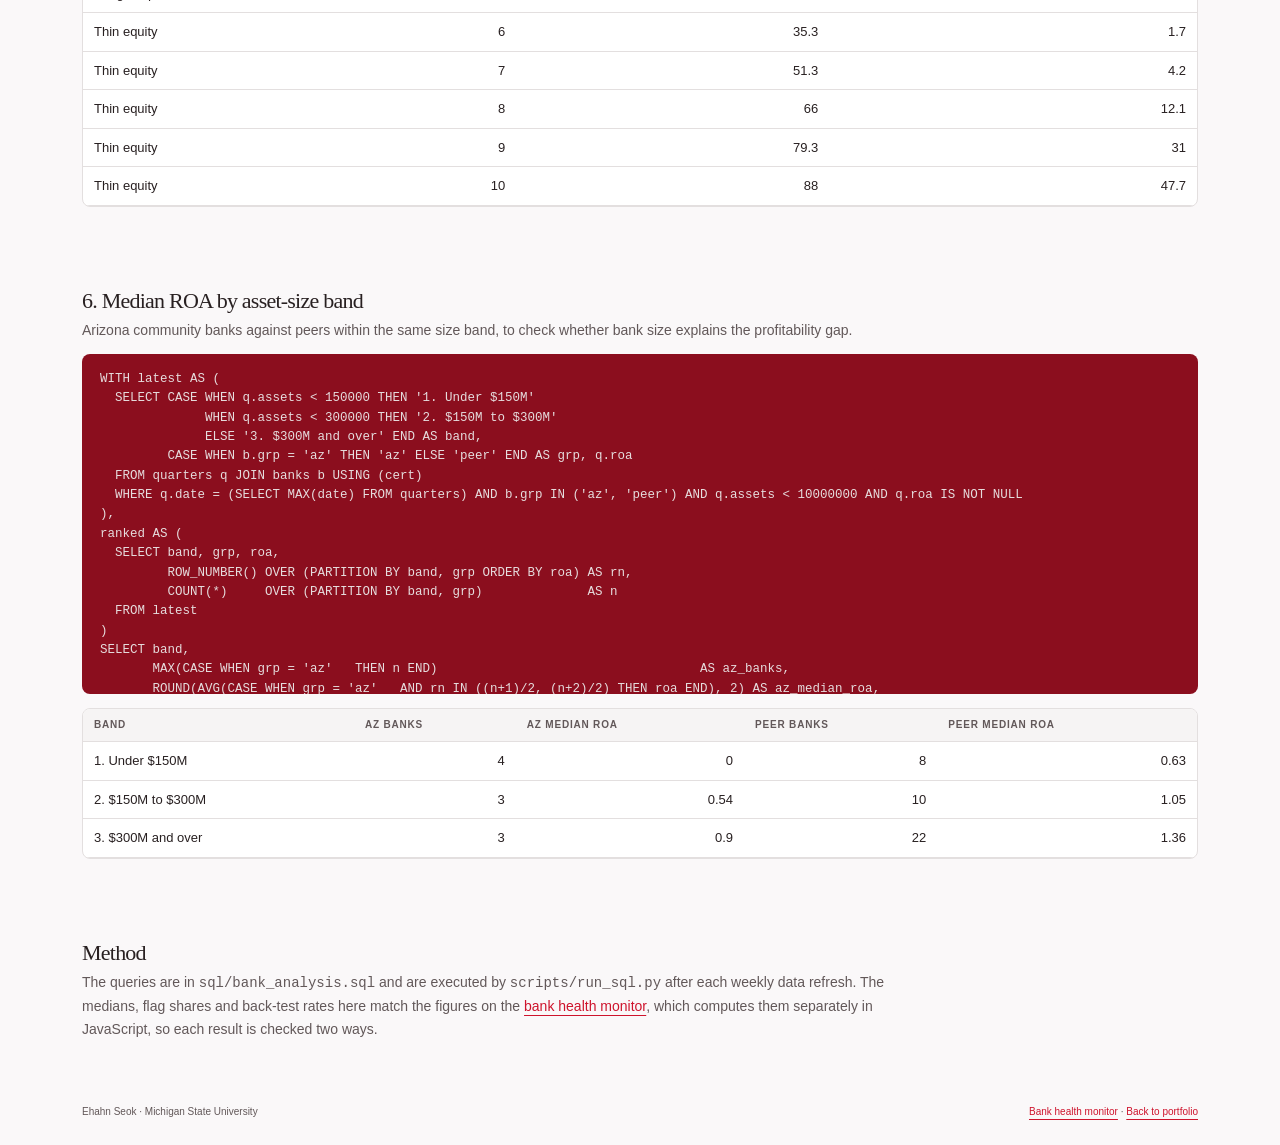
<file: sql-analysis.html>
<!doctype html>
<html lang="en">
<head>
<meta charset="utf-8"><meta name="viewport" content="width=device-width, initial-scale=1">
<title>Bank Analysis in SQL | Ehahn Seok</title>
<meta name="description" content="The Arizona bank health analysis written as SQL: window functions, CTEs and conditional aggregation over FDIC call reports, with live results.">
<link rel="stylesheet" href="style.css?v=pf10">
<link rel="icon" href="favicon.ico?v=g9c7u4w3" type="image/x-icon">
<link rel="icon" type="image/png" sizes="32x32" href="favicon-32x32.png?v=g9c7u4w3">
<meta name="theme-color" content="#ce142d">
<style>.sq section{padding:26px 0;border-bottom:0}.sq h1{font-size:clamp(30px,4vw,46px)}.sq h2{font-size:22px;margin:0 0 6px}.intro{padding:46px 0 12px!important}.fine{font-size:12px;color:var(--muted)}.sub{font-size:14px;color:var(--muted);margin:0 0 12px;max-width:820px}pre{background:#8b0e1e;color:#e6dcdd;border-radius:8px;padding:16px 18px;overflow:auto;font:12.5px/1.55 ui-monospace,SFMono-Regular,Menlo,monospace;margin:0 0 14px;max-height:340px}.tw{overflow-x:auto;border:1px solid var(--border);border-radius:8px;background:var(--surface)}table.data{border-collapse:collapse;width:100%;font-size:13px}.data th,.data td{padding:8px 11px;border-bottom:1px solid var(--border);text-align:left;white-space:nowrap}.data th{font-size:10px;letter-spacing:.08em;text-transform:uppercase;color:var(--muted);background:#f6f4f4}.data td.n{text-align:right;font-variant-numeric:tabular-nums}.skills{display:flex;gap:8px;flex-wrap:wrap;margin:14px 0 0}.skills span{border:1px solid var(--border);border-radius:99px;padding:4px 11px;font-size:12px;color:var(--muted);background:#fff}.q{margin:0 0 30px}.hidden{display:none!important}</style>
</head>
<body class="sq">
<a class="skip-link" href="#main">Skip to content</a>
<header class="site-header"><a class="brand" href="index.html">Ehahn Seok<span>Data & business analytics</span></a><nav aria-label="Main navigation"><a href="index.html#projects">Selected work</a><a href="index.html#experience">Experience</a><a href="index.html#contact">Contact</a></nav></header>
<main id="main">
<section class="intro">
<p class="eyebrow">SQL · Banking · FDIC call reports</p>
<h1>Bank analysis in SQL</h1>
<p class="lead">The peer comparison, warning screens and failure back-test from the bank health monitor, written as SQL. Each query below ran against the same FDIC data that feeds the dashboard, and the tables under each query are its actual output.</p>
<div class="skills"><span>CTEs</span><span>Window functions: ROW_NUMBER, LAG, COUNT OVER</span><span>Conditional aggregation</span><span>Joins and parameter tables</span><span>Median without a MEDIAN function</span></div>
<p class="fine" id="asof" style="margin-top:14px">Loading results…</p><div id="status" role="status" class="fine"></div>
</section>
<section><h2>Data model</h2><p class="sub">Four tables are loaded into SQLite: <b>banks</b> (one row per institution and its group), <b>quarters</b> (call-report figures by bank and quarter), <b>cutoffs</b> (one row of screen cutoffs, chosen by the back-test) and <b>obs</b> (screen inputs for banks that failed and banks that survived). A small <b>grid</b> table lists the alternative cutoffs tested.</p></section>
<div id="queries"></div>
<section><h2>Method</h2><p class="sub">The queries are in <code>sql/bank_analysis.sql</code> and are executed by <code>scripts/run_sql.py</code> after each weekly data refresh. The medians, flag shares and back-test rates here match the figures on the <a href="bank-monitor.html">bank health monitor</a>, which computes them separately in JavaScript, so each result is checked two ways.</p></section>
</main>
<footer><span>Ehahn Seok · Michigan State University</span><span><a href="bank-monitor.html">Bank health monitor</a> · <a href="index.html">Back to portfolio</a></span></footer>
<script>
(function(){
function esc(s){return String(s).replace(/&/g,'&amp;').replace(/</g,'&lt;').replace(/>/g,'&gt;')}
function fmt(v){return v==null?'—':(typeof v==='number'?(Math.abs(v)>=1000?v.toLocaleString('en-US'):String(v)):esc(v))}
fetch('data/sql_results.json',{cache:'no-store'}).then(function(r){if(!r.ok)throw 0;return r.json()}).then(function(d){
 document.getElementById('asof').textContent='Results generated '+d.generated_utc+' UTC · SQLite '+d.sqlite+' · cutoffs in use: ROA below '+d.cutoffs.roa+'%, margin drop '+d.cutoffs.dnim+' pts, equity below '+d.cutoffs.eq+'%, loans above '+d.cutoffs.ld+'% of deposits, deposit drop '+d.cutoffs.ddep+'%, noncurrent above '+d.cutoffs.nc+'%.';
 document.getElementById('queries').innerHTML=d.queries.map(function(q,i){
  var tbl=q.rows.length?'<div class="tw"><table class="data"><thead><tr>'+q.columns.map(function(c){return '<th>'+esc(c.replace(/_/g,' '))+'</th>'}).join('')+'</tr></thead><tbody>'+q.rows.map(function(r){return '<tr>'+r.map(function(v){return '<td'+(typeof v==='number'?' class="n"':'')+'>'+fmt(v)+'</td>'}).join('')+'</tr>'}).join('')+'</tbody></table></div>':'<p class="fine">No rows yet. This query uses back-test data that appears after the next data refresh.</p>';
  return '<section class="q"><h2>'+(i+1)+'. '+esc(q.title)+'</h2><p class="sub">'+esc(q.description)+'</p><pre><code>'+esc(q.sql)+'</code></pre>'+tbl+'</section>'}).join('')
}).catch(function(){document.getElementById('asof').textContent='';document.getElementById('status').textContent='The SQL results file has not been generated yet. Run the "Update data" workflow in GitHub Actions and refresh this page.'});
})();
</script>
</body></html>
</file>
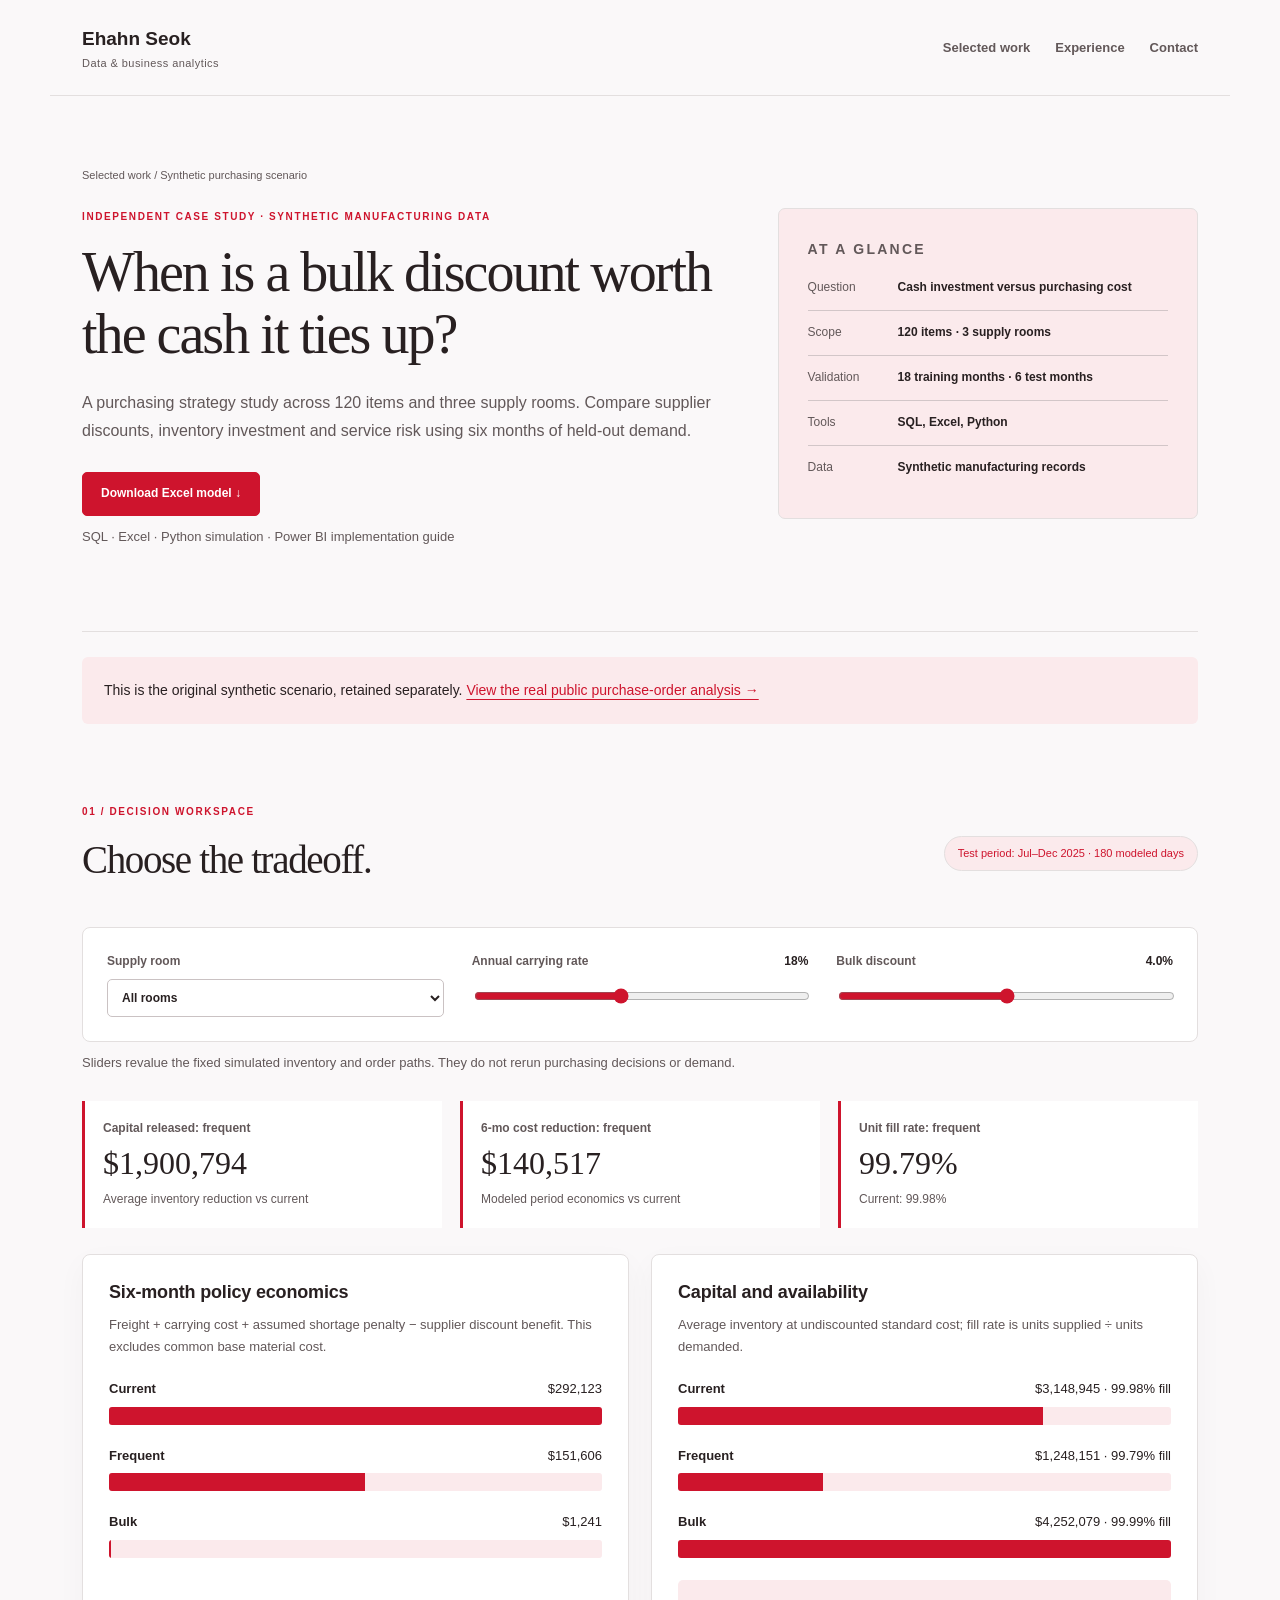
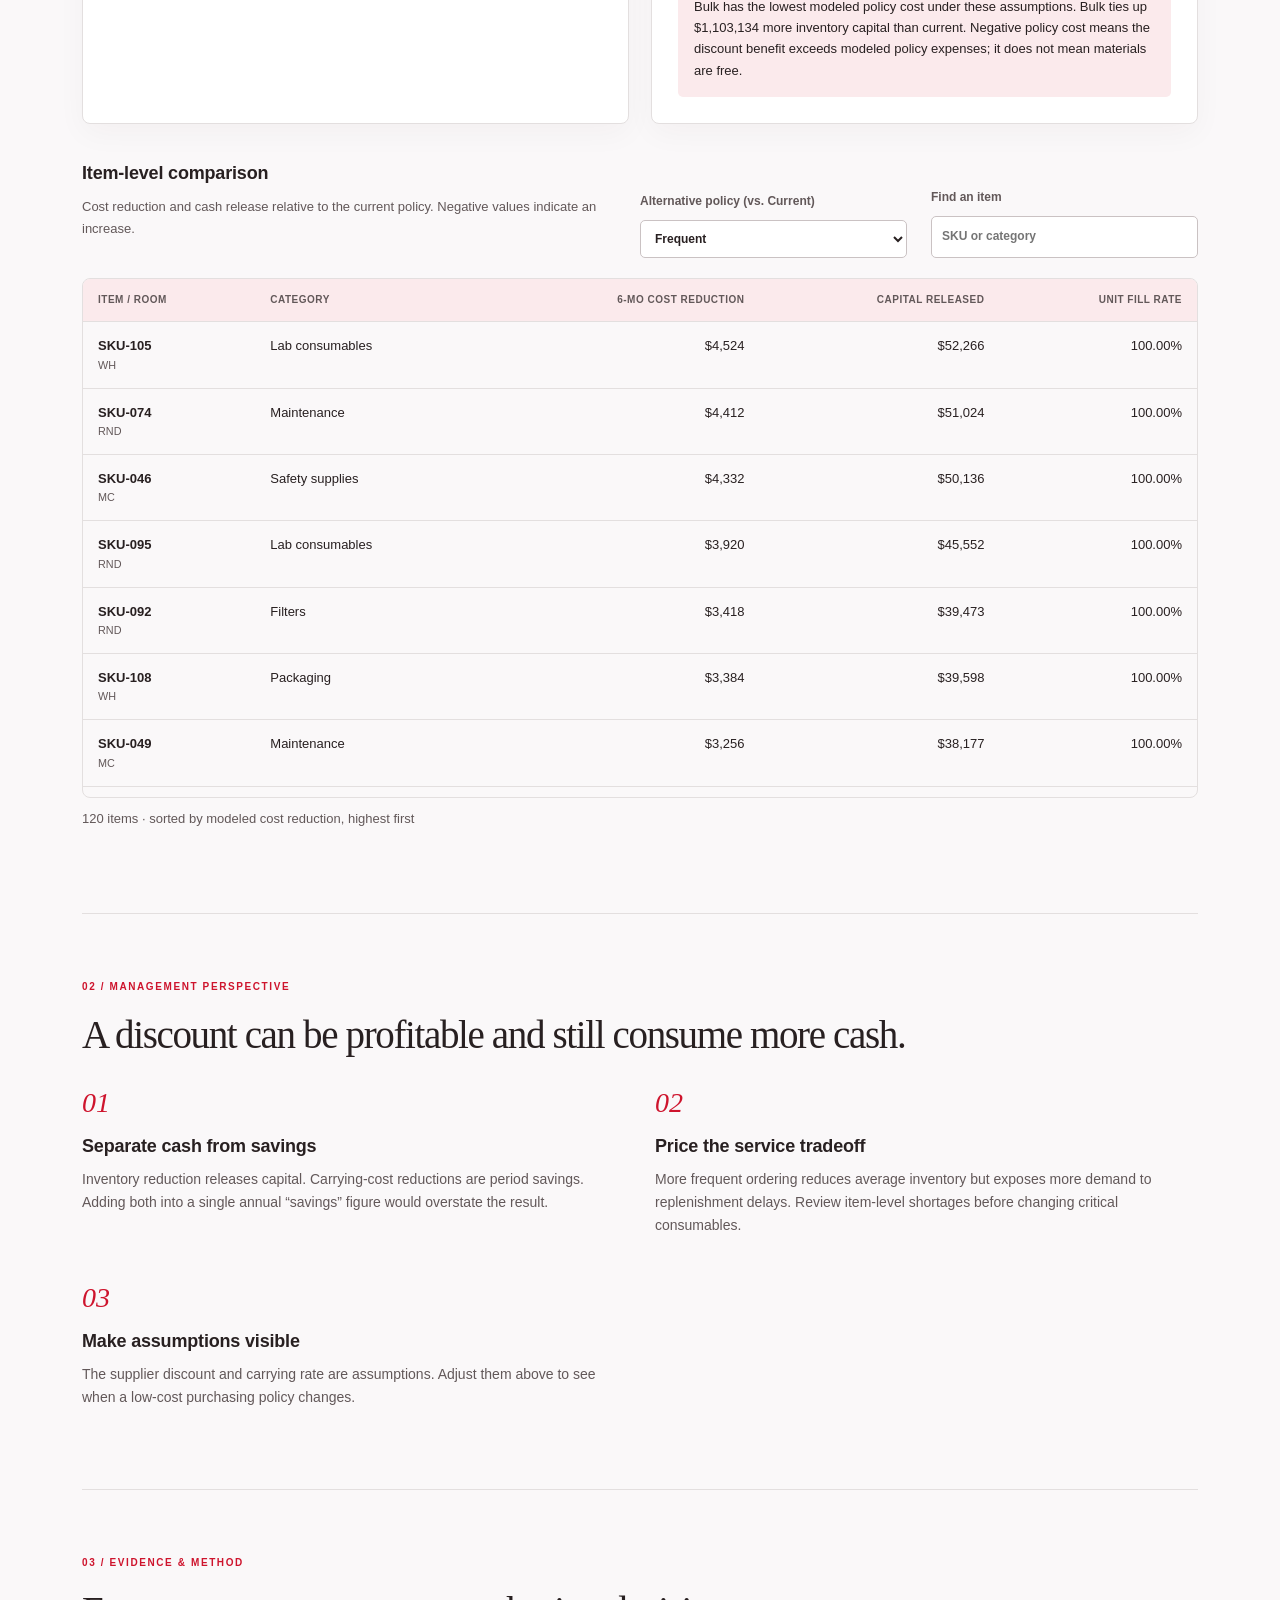
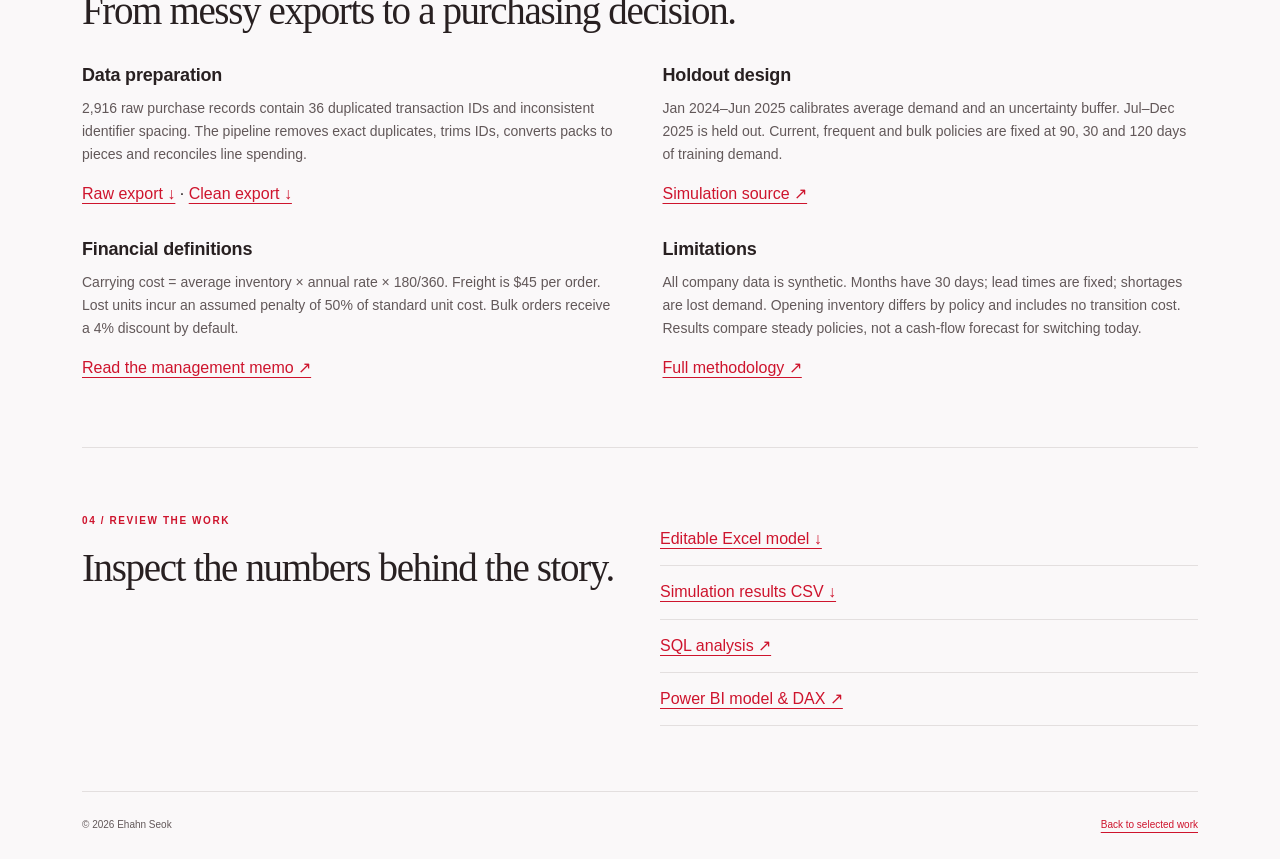
<file: projects/purchasing/scenario.html>
<!doctype html><html lang="en"><head><meta charset="utf-8"><meta name="viewport" content="width=device-width, initial-scale=1"><title>Purchasing Strategy | Ehahn Seok</title><meta name="description" content="A reproducible manufacturing purchasing study comparing inventory capital, supplier discounts and service risk."><link rel="stylesheet" href="../../style.css"><link rel="stylesheet" href="project.css"><link rel="stylesheet" href="../../case-studies.css"><script src="dashboard.js" defer></script><link rel="icon" href="../../favicon.ico?v=g9c7u4w3" type="image/x-icon">
<link rel="icon" type="image/png" sizes="32x32" href="../../favicon-32x32.png?v=g9c7u4w3">
<link rel="icon" type="image/png" sizes="16x16" href="../../favicon-16x16.png?v=g9c7u4w3">
<link rel="apple-touch-icon" sizes="180x180" href="../../apple-touch-icon.png?v=g9c7u4w3">
<link rel="manifest" href="../../site.webmanifest?v=g9c7u4w3">
<meta name="theme-color" content="#ce142d">
</head><body class="case-page purchasing-case">
<a class="skip-link" href="#case-main">Skip to content</a><header class="site-header"><a class="brand" href="../../index.html">Ehahn Seok<span>Data & business analytics</span></a><nav aria-label="Main navigation"><a href="../../index.html#projects">Selected work</a><a href="../../index.html#experience">Experience</a><a href="../../index.html#contact">Contact</a></nav></header>
<main id="case-main"><section class="case-hero"><div><a class="breadcrumb" href="../../index.html#projects">Selected work / Synthetic purchasing scenario</a><p class="eyebrow">Independent case study · Synthetic manufacturing data</p><h1>When is a bulk discount worth the cash it ties up?</h1><p class="lead">A purchasing strategy study across 120 items and three supply rooms. Compare supplier discounts, inventory investment and service risk using six months of held-out demand.</p><div class="cta"><a class="btn primary" href="financial_model.xlsx" download>Download Excel model ↓</a></div><p class="caption">SQL · Excel · Python simulation · Power BI implementation guide</p></div><aside class="profile case-summary"><p class="eyebrow">At a glance</p><dl><div><dt>Question</dt><dd>Cash investment versus purchasing cost</dd></div><div><dt>Scope</dt><dd>120 items · 3 supply rooms</dd></div><div><dt>Validation</dt><dd>18 training months · 6 test months</dd></div><div><dt>Tools</dt><dd>SQL, Excel, Python</dd></div><div><dt>Data</dt><dd>Synthetic manufacturing records</dd></div></dl></aside></section>
<p class="case-note">This is the original synthetic scenario, retained separately. <a href="index.html">View the real public purchase-order analysis →</a></p><section class="workspace" aria-labelledby="workspace-title"><div class="section-head"><div><p class="eyebrow">01 / Decision workspace</p><h2 id="workspace-title">Choose the tradeoff.</h2></div><span class="pill">Test period: Jul–Dec 2025 · 180 modeled days</span></div>
<div class="controls"><label>Supply room<select id="location"><option value="All">All rooms</option><option>MC</option><option>RND</option><option>WH</option></select></label><label>Annual carrying rate <output id="rate-label">18%</output><input id="rate" type="range" min="5" max="35" value="18" step="1"></label><label>Bulk discount <output id="discount-label">4%</output><input id="discount" type="range" min="0" max="8" value="4" step="0.5"></label></div>
<p class="caption">Sliders revalue the fixed simulated inventory and order paths. They do not rerun purchasing decisions or demand.</p>
<div id="metrics" class="metrics" aria-live="polite"></div>
<div class="panels"><article class="panel"><h3>Six-month policy economics</h3><p class="caption">Freight + carrying cost + assumed shortage penalty − supplier discount benefit. This excludes common base material cost.</p><div id="cost-chart" role="img" aria-label="Policy cost comparison"></div></article><article class="panel"><h3>Capital and availability</h3><p class="caption">Average inventory at undiscounted standard cost; fill rate is units supplied ÷ units demanded.</p><div id="capital-chart"></div><div id="insight" class="insight" aria-live="polite"></div></article></div>
<div class="table-head"><div><h3>Item-level comparison</h3><p class="caption">Cost reduction and cash release relative to the current policy. Negative values indicate an increase.</p></div><label>Alternative policy (vs. Current)<select id="policy"><option>Frequent</option><option>Bulk</option></select></label><label>Find an item<input id="search" type="search" placeholder="SKU or category" aria-label="Search items"></label></div><div class="table-wrap"><table><thead><tr><th>Item / room</th><th>Category</th><th>6-mo cost reduction</th><th>Capital released</th><th>Unit fill rate</th></tr></thead><tbody id="items"></tbody></table></div><p id="count" class="caption"></p><noscript>This dashboard requires JavaScript. Download the Excel model or CSV results to inspect the analysis.</noscript><p id="error" role="alert"></p>
</section>
<section id="findings"><p class="eyebrow">02 / Management perspective</p><h2>A discount can be profitable and still consume more cash.</h2><div class="findings"><article><span>01</span><h3>Separate cash from savings</h3><p>Inventory reduction releases capital. Carrying-cost reductions are period savings. Adding both into a single annual “savings” figure would overstate the result.</p></article><article><span>02</span><h3>Price the service tradeoff</h3><p>More frequent ordering reduces average inventory but exposes more demand to replenishment delays. Review item-level shortages before changing critical consumables.</p></article><article><span>03</span><h3>Make assumptions visible</h3><p>The supplier discount and carrying rate are assumptions. Adjust them above to see when a low-cost purchasing policy changes.</p></article></div></section>
<section id="method"><p class="eyebrow">03 / Evidence & method</p><h2>From messy exports to a purchasing decision.</h2><div class="method-grid"><article><h3>Data preparation</h3><p>2,916 raw purchase records contain 36 duplicated transaction IDs and inconsistent identifier spacing. The pipeline removes exact duplicates, trims IDs, converts packs to pieces and reconciles line spending.</p><a href="data/raw_purchases.csv" download>Raw export ↓</a> · <a href="data/purchases.csv" download>Clean export ↓</a></article><article><h3>Holdout design</h3><p>Jan 2024–Jun 2025 calibrates average demand and an uncertainty buffer. Jul–Dec 2025 is held out. Current, frequent and bulk policies are fixed at 90, 30 and 120 days of training demand.</p><a href="scripts/build_analysis.py">Simulation source ↗</a></article><article><h3>Financial definitions</h3><p>Carrying cost = average inventory × annual rate × 180/360. Freight is $45 per order. Lost units incur an assumed penalty of 50% of standard unit cost. Bulk orders receive a 4% discount by default.</p><a href="MANAGEMENT_MEMO.md">Read the management memo ↗</a></article><article><h3>Limitations</h3><p>All company data is synthetic. Months have 30 days; lead times are fixed; shortages are lost demand. Opening inventory differs by policy and includes no transition cost. Results compare steady policies, not a cash-flow forecast for switching today.</p><a href="README.md">Full methodology ↗</a></article></div></section>
<section class="downloads"><div><p class="eyebrow">04 / Review the work</p><h2>Inspect the numbers behind the story.</h2></div><div class="download-links"><a href="financial_model.xlsx" download>Editable Excel model ↓</a><a href="data/policy_results.csv" download>Simulation results CSV ↓</a><a href="sql/analysis.sql">SQL analysis ↗</a><a href="powerbi/BUILD_GUIDE.md">Power BI model & DAX ↗</a></div></section></main><footer><span>© 2026 Ehahn Seok</span><a href="../../index.html#projects">Back to selected work</a></footer></body></html>
</file>
<file: style.css>
:root{--bg:#faf8f9;--surface:#fff;--text:#282021;--muted:#625859;--border:#e3dfdf;--accent:#ce142d;--soft:#fbeaec;--warm:#f1efef;--orange:#9b522e;--shadow:0 10px 30px #33222409;color-scheme:light}*{box-sizing:border-box}html{scroll-behavior:smooth;scroll-padding-top:95px}body{margin:0;background:var(--bg);color:var(--text);font:16px/1.65 -apple-system,BlinkMacSystemFont,'Segoe UI',Arial,sans-serif}a{color:var(--accent);text-underline-offset:4px}a:hover{text-decoration-thickness:2px}button,input,select{font:inherit}.site-header,main,footer{max-width:1180px;margin:auto;padding-left:32px;padding-right:32px}.site-header{display:flex;justify-content:space-between;align-items:center;gap:24px;padding-top:23px;padding-bottom:23px;border-bottom:1px solid var(--border)}.brand{font-weight:750;color:var(--text);text-decoration:none;font-size:19px}.brand span{display:block;font-size:11px;color:var(--muted);font-weight:500;letter-spacing:.04em}nav{display:flex;gap:25px}nav a{font-size:13px;text-decoration:none;color:var(--muted);font-weight:600}section{padding:65px 0;border-bottom:1px solid var(--border)}.hero{display:grid;grid-template-columns:1.5fr 1fr;gap:65px;align-items:center;padding-top:72px;padding-bottom:72px}.eyebrow{font-size:10px;letter-spacing:.16em;text-transform:uppercase;color:var(--accent);font-weight:750;margin:0 0 17px}h1,h2{font-family:Georgia,'Times New Roman',serif;font-weight:400;letter-spacing:-.035em;line-height:1.1}h1{font-size:clamp(37px,4.8vw,61px);margin:0 0 25px}h2{font-size:clamp(28px,3.3vw,39px);margin:0 0 20px}h3{font-size:23px;line-height:1.25;letter-spacing:-.02em;margin:0 0 10px}p{margin:0 0 15px}.lead{font-size:16px;color:var(--muted);line-height:1.75}.cta,.project-links{display:flex;gap:20px;align-items:center;flex-wrap:wrap;margin-top:27px}.btn{display:inline-block;padding:11px 18px;border:1px solid #cac2c3;border-radius:5px;font-size:12px;font-weight:700;text-decoration:none;color:var(--accent);background:var(--surface)}.btn.primary{background:var(--accent);color:#fff;border-color:var(--accent)}.btn:hover{filter:brightness(.94);text-decoration:none}.text-link{font-size:13px;font-weight:650}.profile{background:var(--soft);padding:29px;border:1px solid var(--border);border-radius:7px}.profile h2{font-size:29px}.profile p{font-size:14px;color:var(--muted)}dl{margin:22px 0 0}dl div{display:grid;grid-template-columns:83px 1fr;padding:12px 0;border-top:1px solid #d2c6c8;font-size:12px}dt{color:var(--muted)}dd{margin:0;font-weight:550}.section-heading{display:flex;justify-content:space-between;align-items:end;gap:45px;margin-bottom:30px}.section-heading>p{font-size:13px;color:var(--muted);max-width:260px;margin-bottom:20px}.project{background:var(--surface);border:1px solid var(--border);border-radius:8px;overflow:hidden;box-shadow:var(--shadow)}.featured{display:grid;grid-template-columns:1fr 1.16fr;margin-bottom:25px}.project-copy{padding:30px}.project-copy>p{font-size:14px;color:var(--muted)}.project-top{display:flex;justify-content:space-between;align-items:center;gap:15px;margin-bottom:18px}.project-number{font:italic 18px Georgia;color:var(--accent)}.badge{font-size:10px;color:var(--muted);border:1px solid var(--border);border-radius:30px;padding:3px 9px}.project-subtitle{font-size:11px!important;font-weight:650;text-transform:uppercase;letter-spacing:.05em}.finding{border-left:2px solid var(--accent);padding:0 0 0 13px;margin:23px 0 19px}.mini-label{font-size:9px;font-weight:750;letter-spacing:.1em;text-transform:uppercase;color:var(--accent)}.finding p{font-size:14px;line-height:1.65;margin:5px 0 0}.decision{font-size:12px!important;line-height:1.65}.project-links{gap:17px;margin-top:23px}.project-links a:not(.btn){font-size:11px}.project-grid{display:grid;grid-template-columns:1fr 1fr;gap:25px}.project-visual{padding:27px;display:flex;flex-direction:column;justify-content:center;background:#f4f1f1;min-height:270px}.featured .project-visual{min-height:430px}.visual-heading{display:flex;justify-content:space-between;gap:15px;font-size:10px;font-weight:650;margin-bottom:30px}.visual-heading span:last-child{font-weight:400;color:var(--muted)}.data-label{font-size:10px;color:var(--muted);margin:18px 0 0;line-height:1.5}.visual-note{font-size:10px;font-weight:650;margin-top:28px}.preview-bar{margin:23px 0}.preview-bar-label{display:flex;justify-content:space-between;font-size:12px;margin-bottom:8px}.preview-track{height:22px;background:#e1d8d9;border-radius:2px;overflow:hidden}.preview-track i{display:block;height:100%;background:var(--accent)}.preview-bar:nth-child(2) i{background:#9c8689}.preview-bar:nth-child(3) i{background:#b31227}.asset-visual{background:#f1efef}.asset-example{display:grid;gap:18px}.asset-example>div{display:grid;grid-template-columns:32px 1fr;gap:0 10px}.asset-example span{grid-row:span 2;font-size:11px;border:1px solid #cbc5c6;border-radius:50%;width:29px;height:29px;text-align:center;line-height:27px}.asset-example strong{font-size:12px}.asset-example small{font-size:10px;color:var(--muted)}.macro-visual{background:#efeded}.macro-chart svg{width:100%;height:auto;display:block}.experience{display:grid;grid-template-columns:1fr 1fr;gap:70px}.proof{display:flex;gap:30px;margin-top:25px}.proof strong{display:block;font:28px Georgia;color:var(--accent)}.proof span{display:block;font-size:10px;color:var(--muted);margin-top:7px}.experience-details article{margin:0 0 25px}.experience-details h3{font-size:17px}.experience-details p{font-size:14px;color:var(--muted)}.experience-details .note{font-size:11px}.muted{font-size:13px;color:var(--muted)}.skills{display:grid;grid-template-columns:repeat(3,1fr);gap:30px}.skills h3{font-size:16px}.skills p{font-size:13px;color:var(--muted)}.skills a{font-size:11px}.coursework{margin-top:35px;border-top:1px solid var(--border);border-bottom:1px solid var(--border);padding:17px 0;font-size:13px}.coursework summary{cursor:pointer;font-weight:650}.coursework>div{padding-top:20px;max-width:850px;color:var(--muted)}.languages{margin-top:20px;font-size:12px;color:var(--muted)}.contact{display:grid;grid-template-columns:1.4fr 1fr;gap:60px;align-items:center}.contact p{max-width:560px;font-size:14px;color:var(--muted)}.contact-links{display:flex;flex-direction:column;align-items:flex-start;gap:15px}.contact-links>a:not(.btn){font-size:13px}footer{padding-top:25px;padding-bottom:25px;display:flex;justify-content:space-between;gap:20px;font-size:10px;color:var(--muted)}a:focus-visible,summary:focus-visible{outline:3px solid var(--orange);outline-offset:5px}.skip-link{position:absolute;left:20px;top:-70px;background:var(--surface);padding:10px;z-index:20}.skip-link:focus{top:5px}@media(prefers-reduced-motion:reduce){html{scroll-behavior:auto}}@media(max-width:850px){.hero{gap:28px;grid-template-columns:1.2fr 1fr}h1{font-size:43px}.profile{padding:20px}.project-copy,.project-visual{padding:23px}.experience{gap:35px}.proof{gap:18px}.featured .project-visual{min-height:390px}.visual-heading{flex-direction:column;gap:4px}}@media(max-width:650px){.site-header,main,footer{padding-left:20px;padding-right:20px}.site-header{align-items:flex-start;gap:12px}.brand{font-size:17px}.brand span{font-size:9px;max-width:150px}nav{gap:12px;padding-top:6px}nav a{font-size:10px}.hero,.featured,.project-grid,.experience,.contact{grid-template-columns:1fr}.hero{padding-top:45px;padding-bottom:45px;gap:30px}h1{font-size:43px;max-width:500px}.profile{padding:24px}.profile dl{display:grid;grid-template-columns:1fr 1fr;gap:0 20px}.profile dl div{display:block}.profile dt{font-size:10px;margin-bottom:4px}.section-heading{display:block}.section-heading>p{max-width:100%;margin:0}.skills{grid-template-columns:1fr;gap:25px}section{padding:45px 0}.featured .project-visual{min-height:280px}.project-copy{padding:25px}.experience{gap:30px}.contact{gap:20px}.proof{gap:30px}footer{display:block}footer span{display:block;margin:6px 0}}

.experience-context{font-size:12px;line-height:1.65;color:var(--muted);margin-top:24px;max-width:340px}


.chips{display:flex;flex-wrap:wrap;gap:8px;margin:22px 0 0;padding:0;list-style:none}.chips li{font-size:11px;font-weight:650;color:var(--accent);background:var(--soft);border:1px solid #d9cdcf;border-radius:30px;padding:4px 11px}
.result-intro{max-width:620px;font-size:14px;color:var(--muted)}
.result-grid{display:grid;grid-template-columns:repeat(2,1fr);gap:20px;margin-top:28px}
.result-card{display:flex;flex-direction:column;background:var(--surface);border:1px solid var(--border);border-radius:8px;padding:24px;text-decoration:none;color:var(--text);box-shadow:var(--shadow);transition:transform .15s,border-color .15s}
.result-card:hover{transform:translateY(-3px);border-color:var(--accent);text-decoration:none}
.result-card .big{font:400 clamp(38px,4.4vw,52px)/1 Georgia,'Times New Roman',serif;color:var(--accent);letter-spacing:-.03em}
.result-card .rc-label{font-weight:700;font-size:15px;margin:12px 0 4px;line-height:1.35}
.result-card .rc-tag{font-size:10px;text-transform:uppercase;letter-spacing:.1em;color:var(--muted);font-weight:700;margin-bottom:10px}
.result-card p{font-size:13px;color:var(--muted);margin:0 0 14px}
.result-card .rc-more{margin-top:auto;font-size:11px;font-weight:700;color:var(--accent)}
.result-note{font-size:12px;color:var(--muted);margin:18px 0 0}
.case-table{margin-top:48px}.case-table h3{font-size:19px;margin-bottom:14px}
.summary-wrap{overflow-x:auto;border:1px solid var(--border);border-radius:8px;background:var(--surface)}
table.summary{width:100%;border-collapse:collapse;font-size:13px;min-width:760px}
.summary th{text-align:left;font-size:10px;letter-spacing:.1em;text-transform:uppercase;color:var(--muted);padding:12px 16px;border-bottom:1px solid var(--border);background:var(--soft)}
.summary td{padding:14px 16px;border-bottom:1px solid var(--border);vertical-align:top;line-height:1.5}
.summary td:first-child{font-weight:700;min-width:140px}.summary td:last-child{color:var(--accent);font-weight:650}.summary tr:last-child td{border-bottom:0}
.key-findings .kf-grid{display:grid;grid-template-columns:repeat(3,1fr);gap:20px;margin-top:24px}
.kf{background:var(--surface);border:1px solid var(--border);border-left:3px solid var(--accent);border-radius:6px;padding:20px}
.kf strong{display:block;font:400 clamp(32px,3.6vw,44px)/1.05 Georgia,'Times New Roman',serif;color:var(--accent);letter-spacing:-.03em}
.kf span{display:block;font-weight:700;font-size:14px;margin:8px 0 4px}.kf p{font-size:13px;color:var(--muted);margin:0}
.open-item{margin-top:18px;font-size:13px;border:1px dashed #cbc5c6;border-radius:6px;padding:14px 16px;color:var(--muted)}.open-item strong{color:var(--text)}
@media(max-width:850px){.result-grid{grid-template-columns:1fr 1fr}}
@media(max-width:760px){.key-findings .kf-grid{grid-template-columns:1fr}}
@media(max-width:560px){.result-grid{grid-template-columns:1fr}}

.rc-stats{display:flex;flex-wrap:wrap;gap:6px 18px;list-style:none;margin:0 0 16px;padding:12px 0 0;border-top:1px solid var(--border);font-size:12px;color:var(--muted)}.rc-stats b{color:var(--text);font-size:14px}

.flow{grid-column:1/-1;margin-top:10px;padding-top:34px;border-top:1px solid var(--border)}.flow-head h3{font-size:24px;margin:0 0 20px}
.flow-grid{display:grid;grid-template-columns:1fr auto 1fr;gap:18px;align-items:stretch}
.flow-lane{background:var(--surface);border:1px solid var(--border);border-radius:10px;padding:22px;box-shadow:var(--shadow);display:flex;flex-direction:column}
.flow-lane.after{border-color:var(--accent);background:var(--soft)}
.flow-tag{margin:0 0 4px;font-size:11px;font-weight:700;letter-spacing:.1em;text-transform:uppercase;color:var(--muted)}.flow-lane.after .flow-tag{color:var(--accent)}
.flow-lane h4{margin:0 0 16px;font-size:17px}
.flow-lane ol{list-style:none;margin:0;padding:0;display:grid;gap:10px;flex:1}
.flow-lane li{display:flex;gap:12px;align-items:flex-start;font-size:14px;line-height:1.45;position:relative}
.flow-lane li:not(:last-child)::after{content:"";position:absolute;left:11px;top:26px;bottom:-12px;border-left:2px dotted var(--border)}
.flow-lane.after li:not(:last-child)::after{border-color:#ac9699}
.fs-n{flex:none;width:24px;height:24px;border-radius:50%;background:var(--border);color:var(--text);font-size:12px;font-weight:700;display:flex;align-items:center;justify-content:center}
.flow-lane.after .fs-n{background:var(--accent);color:#fff}
.flow-end{margin:16px 0 0;padding-top:12px;border-top:1px solid var(--border);font-size:12.5px;color:var(--muted)}
.flow-arrow{align-self:center;font-size:28px;color:var(--accent);font-weight:700}
@media(max-width:850px){.flow-grid{grid-template-columns:1fr}.flow-arrow{transform:rotate(90deg);justify-self:center}}
.flow>.note{margin:18px 0 0;font-size:12px;color:var(--muted)}

.flow-sub{margin:-12px 0 20px;color:var(--muted);font-size:14px}
.swim-wrap{overflow-x:auto;margin-bottom:18px;border:1px solid var(--border);border-radius:10px;background:var(--surface);padding:10px 12px 8px;-webkit-overflow-scrolling:touch}
.swim{display:block;width:100%;min-width:720px;height:auto;font-family:inherit}
.sw-title{font-size:12px;font-weight:700;letter-spacing:.1em;fill:var(--muted)}.swim.after .sw-title{fill:var(--accent)}
.sw-row.r0{fill:#f2efef}.sw-row.r1{fill:#faf8f9}
.sw-rl{font-size:12px;font-weight:700;fill:var(--muted);text-transform:uppercase;letter-spacing:.04em}
.sw-box{fill:#fff;stroke:#cbc5c6;stroke-width:1.4}.sw-box.warn{fill:#fff;stroke:#9a5b00;stroke-dasharray:4 3}.sw-box.good{fill:var(--soft);stroke:var(--accent)}
.sw-t{font-size:12.5px;fill:var(--text)}.sw-t.good{font-weight:600}
.sw-edge{fill:none;stroke:#827a7b;stroke-width:1.6}.swim.after .sw-edge{stroke:var(--accent)}.sw-head{fill:#827a7b}.swim.after .sw-head{fill:var(--accent)}

.flow{min-width:0;max-width:100%}.swim-wrap{max-width:100%}
.flow-hint{display:none;margin:-8px 0 12px;font-size:12px;color:var(--accent);font-weight:600}@media(max-width:760px){.flow-hint{display:block}}

.fc-grid{display:grid;grid-template-columns:1fr 1fr;gap:20px;align-items:stretch}
.fc{background:var(--surface);border:1px solid var(--border);border-radius:10px;padding:22px;box-shadow:var(--shadow);display:flex;flex-direction:column}
.fc.after{border-color:var(--accent);background:var(--soft)}
.fc h4{margin:0 0 16px;font-size:17px}.fc.after .flow-tag{color:var(--accent)}
.fc-box{display:flex;flex-direction:column;gap:2px;background:#fff;border:1.4px solid #cbc5c6;border-radius:8px;padding:10px 14px;font-size:14px;line-height:1.4;text-align:left}
.fc-box.good{border-color:var(--accent)}
.fc-box.decision{border-style:dashed;border-color:#9a5b00}.fc-box small{font-size:12px;color:var(--muted)}
.fc-role{font-size:10.5px;font-weight:700;letter-spacing:.08em;text-transform:uppercase;color:var(--muted)}.fc.after .fc-role{color:var(--accent)}
.fc-arrow{align-self:center;color:#827a7b;font-size:18px;line-height:1.5}.fc.after .fc-arrow{color:var(--accent)}
.fc .flow-end{margin-top:auto;padding-top:12px}
@media(max-width:760px){.fc-grid{grid-template-columns:1fr}}
.fc>div:last-of-type{margin-bottom:16px}

.pf{background:var(--surface);border:1px solid var(--border);border-radius:12px;box-shadow:var(--shadow);overflow:hidden}
.pf-head,.pf-row{display:grid;grid-template-columns:130px repeat(4,1fr);align-items:stretch}
.pf-head{background:#f2efef;border-bottom:1px solid var(--border);font-size:11px;font-weight:700;letter-spacing:.08em;text-transform:uppercase;color:var(--muted)}
.pf-head span{padding:12px 16px;display:flex;align-items:center;gap:8px}.pf-head b{display:inline-flex;width:20px;height:20px;border-radius:50%;background:var(--text);color:#fff;font-size:11px;align-items:center;justify-content:center;letter-spacing:0}
.pf-row+.pf-row{border-top:1px solid var(--border)}
.pf-label{padding:20px 16px;display:flex;flex-direction:column;justify-content:center;gap:2px;border-right:1px solid var(--border)}
.pf-label strong{font-size:15px}.pf-label span{font-size:12px;color:var(--muted)}
.pf-row.after{background:var(--soft)}.pf-row.after .pf-label strong{color:var(--accent)}
.pf-cell{position:relative;padding:20px 22px 20px 16px;display:flex;flex-direction:column;gap:10px}
.pf-cell:not(:last-child)::after{content:"";position:absolute;right:-1px;top:50%;width:10px;height:10px;border-top:2px solid #b5abac;border-right:2px solid #b5abac;transform:translate(50%,-50%) rotate(45deg);background:inherit;z-index:1}
.pf-row.after .pf-cell:not(:last-child)::after{border-color:var(--accent)}
.pf-i{width:26px;height:26px;color:var(--muted)}.pf-row.after .pf-i{color:var(--accent)}
.pf-cell p{margin:0;font-size:13.5px;line-height:1.45}.pf-row.after .pf-cell p{font-weight:600}
.pf-stage{display:none;font-size:10.5px;font-weight:700;letter-spacing:.08em;text-transform:uppercase;color:var(--muted)}
.pf-strip{list-style:none;margin:14px 0 0;padding:0;display:flex;flex-wrap:wrap;gap:8px}
.pf-strip li{font-size:12.5px;font-weight:600;color:var(--accent);background:var(--soft);border:1px solid #d9cdcf;border-radius:999px;padding:6px 14px}
@media(max-width:850px){.pf-head{display:none}.pf-row{grid-template-columns:1fr 1fr}.pf-label{grid-column:1/-1;border-right:0;border-bottom:1px solid var(--border);padding:14px 16px}.pf-stage{display:block}.pf-cell:not(:last-child)::after{display:none}}
@media(max-width:520px){.pf-row{grid-template-columns:1fr}}
@media(max-width:520px){.pf-cell{display:grid;grid-template-columns:26px 1fr;column-gap:12px;row-gap:4px;align-items:center;padding:14px 16px}.pf-stage{grid-column:1/-1}}

.pf-i{display:none!important}
.pf-cell{gap:6px;padding:22px 24px 22px 16px}.pf-cell p{font-size:14px}
.pf-head{position:relative}
@media(max-width:520px){.pf-cell{display:flex;gap:4px;padding:14px 16px}}
.pf-head,.pf-row{column-gap:22px;padding-right:18px}
.pf-head span:first-child{padding:0}
.pf-head span{padding-left:2px}
.pf-cell{margin:16px 0;padding:14px 16px;background:#fff;border:1px solid #dad5d6;border-radius:8px;justify-content:center;min-height:76px}
.pf-row.after .pf-cell{border-color:var(--accent);box-shadow:0 1px 0 #d9cdcf}
.pf-cell:not(:last-child)::after{right:-16px;width:8px;height:8px;background:none;transform:translate(0,-50%) rotate(45deg)}
.pf-stage{display:none}
@media(max-width:850px){.pf-row{padding:0 14px 14px;grid-template-columns:1fr 1fr;column-gap:12px;row-gap:0}.pf-label{margin:0 -14px 14px}.pf-cell{margin:0 0 12px}.pf-stage{display:block}.pf-cell:not(:last-child)::after{display:none}}
@media(max-width:520px){.pf-row{grid-template-columns:1fr}}

.pf-risk,.pf-good{display:block;margin-top:2px;font-size:11.5px;line-height:1.35;font-weight:600;padding-left:14px;position:relative}
.pf-risk{color:#9a5b00}.pf-good{color:var(--accent)}
.pf-risk::before,.pf-good::before{content:"";position:absolute;left:0;top:.45em;width:7px;height:7px;border-radius:50%;background:currentColor}
.pf-cell p{margin:0}

.portrait{display:block;width:112px;height:112px;border-radius:50%;object-fit:cover;object-position:50% 20%;border:1px solid var(--border);margin:0 0 16px}

.portrait-fig{margin:0 0 20px}
.portrait-fig .portrait{width:100%;max-width:210px;height:auto;aspect-ratio:4/5;border-radius:8px;object-fit:cover;object-position:50% 15%;margin:0}
.portrait-fig figcaption{display:flex;flex-direction:column;margin-top:10px;font-size:13px;color:var(--muted);line-height:1.4}
.portrait-fig figcaption strong{color:var(--text);font-size:14px}

.rc-viz{margin:2px 0 16px;display:grid;gap:10px}
.viz-lab{display:flex;justify-content:space-between;gap:10px;font-size:12px;color:var(--muted);margin-bottom:4px}.viz-lab b{color:var(--text);font-weight:700}
.viz-track{height:12px;background:#e9e5e5;border-radius:999px;overflow:hidden;display:flex}
.viz-track i{display:block;height:100%;width:var(--w);background:#ac9699;transform-origin:left;transition:transform .9s cubic-bezier(.2,.7,.2,1)}
.viz-track i.hi{background:var(--accent)}.viz-track i.gray{background:#c0b9ba}
.viz-track.seg{height:14px}
.rc-viz:not(.in) .viz-track i{transform:scaleX(0)}
.viz-legend{display:flex;flex-wrap:wrap;gap:4px 14px;font-size:11.5px;color:var(--muted)}.viz-legend span{display:inline-flex;align-items:center;gap:6px}.viz-legend em{font-style:normal}
.viz-legend u{width:10px;height:10px;border-radius:2px;background:#ac9699;display:inline-block}.viz-legend u.hi{background:var(--accent)}
.months{display:grid;grid-template-columns:repeat(40,1fr);gap:2px}
.months i{aspect-ratio:1;border-radius:2px;background:#d9d2d3;display:block}.months i.inv{background:var(--accent)}
.rc-viz:not(.in) .months i{opacity:0}.months i{transition:opacity .5s ease;transition-delay:calc(var(--i)*8ms)}
@media(prefers-reduced-motion:reduce){.viz-track i,.months i{transition:none!important}.rc-viz:not(.in) .viz-track i{transform:none}.rc-viz:not(.in) .months i{opacity:1}}

.months{gap:1px}.months i{aspect-ratio:auto;height:22px;border-radius:1px}
.months-ends{display:flex;justify-content:space-between;font-size:11px;color:var(--muted);margin-top:-6px}

.scale-strip{display:grid;grid-template-columns:repeat(4,1fr);margin-top:24px;background:var(--accent);color:#fff;border-radius:8px;overflow:hidden}
.scale-strip div{padding:20px 22px;border-left:1px solid rgba(255,255,255,.18)}
.scale-strip div:first-child{border-left:0}
.scale-strip b{display:block;font:400 clamp(26px,3.2vw,38px)/1.05 Georgia,'Times New Roman',serif;letter-spacing:-.02em}
.scale-strip span{display:block;margin-top:6px;font-size:12px;opacity:.85;line-height:1.35}
.rc-shot{margin:0 0 14px;border:1px solid var(--border);border-radius:6px;overflow:hidden;background:#fff}
.rc-shot img{display:block;width:100%;height:auto}
@media(max-width:700px){.scale-strip{grid-template-columns:1fr 1fr}.scale-strip div:nth-child(3){border-left:0}.scale-strip div:nth-child(n+3){border-top:1px solid rgba(255,255,255,.18)}}
.rc-list{list-style:none;margin:10px 0 0;padding:0;font-size:14px;color:var(--muted);line-height:1.5}.rc-list li{padding-left:16px;position:relative;margin:0 0 7px}.rc-list li:before{content:"";position:absolute;left:0;top:.62em;width:6px;height:6px;border-radius:50%;background:var(--accent)}.rc-list b{color:var(--text)}

.inv-visual{background:#f4efe4}
.inv-kpis{display:grid;grid-template-columns:repeat(3,1fr);gap:10px;margin:6px 0 14px}.inv-kpis div{background:#fff;border:1px solid #e6dcc3;border-top:3px solid #9b6a12;border-radius:6px;padding:10px 12px}.inv-kpis b{display:block;font:400 26px/1.1 Georgia,serif}.inv-kpis small{font-size:11px;color:var(--muted)}
.inv-rows{background:#fff;border:1px solid #e6dcc3;border-radius:6px}.inv-rows div{display:grid;grid-template-columns:1fr auto 44px;gap:10px;align-items:center;padding:9px 12px;font-size:12px;border-bottom:1px solid #eee6d2}.inv-rows div:last-child{border:0}.inv-rows em{font-style:normal;text-align:right;color:var(--muted)}
.inv-rows .p{font-style:normal;font-weight:700;font-size:10px;padding:2px 9px;border-radius:99px}.inv-rows .ok{background:#eee6e7;color:#ce142d}.inv-rows .warn{background:#f6edd6;color:#9b6a12}.inv-rows .bad{background:#f6e3dc;color:#a2442a}
.macro-visual{background:#e9eff3}

.kf{margin:0;padding:0;list-style:none;display:grid;gap:12px}.kf li{border-left:3px solid var(--accent);padding:2px 0 2px 14px;font-size:15px;line-height:1.55}.kf b{font-weight:700}

.bk-rows{display:grid;gap:0;background:#fff;border:1px solid var(--border);border-radius:6px;margin-top:6px}.bk-rows>div{display:grid;grid-template-columns:minmax(0,1fr) 54px;gap:8px;align-items:center;padding:9px 12px;border-bottom:1px solid var(--border);font-size:12px}.bk-rows>div:last-child{border:0}.bk-rows b{font-weight:600;display:block;overflow:hidden;text-overflow:ellipsis;white-space:nowrap}.bk-rows em{font-style:normal;text-align:right;color:var(--muted);font-variant-numeric:tabular-nums}.bk-chips{display:flex;gap:4px;flex-wrap:wrap;margin-top:3px}.bk-chips i{font-style:normal;font-size:10px;font-weight:700;padding:1px 7px;border-radius:99px;background:#f6e3dc;color:#a2442a}.bk-chips i.ok{background:#eee6e7;color:#ce142d}
.bk-head{display:flex;gap:10px;margin:6px 0 0;font-size:11px;color:var(--muted)}
.scale-strip{background:var(--surface);color:var(--text);border:1px solid var(--border);box-shadow:var(--shadow);margin-top:22px}
.scale-strip div{padding:16px 22px;border-left:1px solid var(--border)}
.scale-strip div:first-child{border-left:0}
.scale-strip b{color:var(--accent);font-size:clamp(24px,2.6vw,30px)}
.scale-strip span{opacity:1;color:var(--muted);margin-top:4px}
.scale-strip div:nth-child(n+3){border-top:1px solid var(--border)}
@media(min-width:900px){.scale-strip{grid-template-columns:repeat(4,1fr)}.scale-strip div:nth-child(3){border-left:1px solid var(--border)}.scale-strip div:nth-child(n+3){border-top:0}}

.pgrid{display:grid;grid-template-columns:repeat(3,minmax(0,1fr));gap:22px}
.pcard{display:flex;flex-direction:column;background:var(--surface);border:1px solid var(--border);border-radius:8px;overflow:hidden;box-shadow:var(--shadow);transition:transform .15s,border-color .15s}
.pcard:hover{transform:translateY(-3px);border-color:var(--accent)}
.pvis{display:block;height:270px;overflow:hidden;padding:16px 18px;text-decoration:none;color:var(--text);border-bottom:1px solid var(--border)}
.pvis.bank-visual{background:#f1efef}
.pvis .macro-chart svg{width:100%;height:auto;display:block}
.pvis .asset-example{display:grid;gap:12px;margin-top:10px}
.pvis .bk-rows{margin-top:6px}
.pbody{display:flex;flex-direction:column;gap:10px;padding:20px;flex:1}
.pbody h3{font-size:20px;margin:0}
.presult{font-weight:650;font-size:15px;line-height:1.5;margin:0;color:var(--text)}
.pdesc{font-size:13.5px;color:var(--muted);margin:0;line-height:1.55}
.pmore{margin-top:auto;font-size:12px;font-weight:700;color:var(--accent);text-decoration:none}
.pmore:hover{text-decoration:underline}
.pbody .badge{align-self:flex-start}
@media(max-width:1000px){.pgrid{grid-template-columns:minmax(0,1fr)}.pvis{height:auto;min-height:220px}}
</file>
<file: case-studies.css>
.case-page{--accent-soft:var(--soft);--line:var(--accent);--pos:#ce142d;--neg:#9a5b00;--shade:rgba(155,82,46,.13);--warnbg:#f2ecde;--warn:#74511c}
.case-page .case-hero{display:grid;grid-template-columns:1.5fr 1fr;gap:65px;align-items:center;padding:65px 0}
.case-page .case-hero h1{font-family:Georgia,'Times New Roman',serif;font-size:clamp(36px,4.6vw,56px);font-weight:400;line-height:1.1;letter-spacing:-.035em;margin:0 0 24px;max-width:760px}
.case-page .case-hero .lead,.case-page .case-hero .sub{font-size:16px;line-height:1.75;color:var(--muted);max-width:730px}
.case-page .case-summary{align-self:center}.case-page .case-summary dl{margin:0}.case-page .case-summary dl div{grid-template-columns:90px 1fr}.case-page .case-summary dl div:first-child{border-top:0;padding-top:0}
.breadcrumb{display:inline-block;font-size:11px;color:var(--muted);text-decoration:none;margin:0 0 24px}.breadcrumb:hover{text-decoration:underline}
.case-page .caption,.case-page .small,.case-page .notes,.case-page .privacy{font-size:13px;line-height:1.7;color:var(--muted)}.case-page .caption{margin:10px 0 18px}.case-page h2{font-size:clamp(28px,3.3vw,39px);font-family:Georgia,'Times New Roman',serif;font-weight:400;line-height:1.15;letter-spacing:-.035em}.case-page h3{font-size:18px;line-height:1.3;letter-spacing:-.01em}
.case-page .panel{background:var(--surface);border:1px solid var(--border);border-radius:8px;padding:26px;box-shadow:var(--shadow)}
.case-page .case-body h2{margin:48px 0 20px}.case-page .case-body h2:first-child{margin-top:0}.case-page .case-body{padding-top:45px}.hidden{display:none!important}
.case-page .kpis{display:grid;grid-template-columns:repeat(auto-fit,minmax(190px,1fr));gap:18px}.case-page .kpi{background:var(--surface);border:1px solid var(--border);border-radius:8px;padding:20px}.case-page .kpi .l{font-size:10px;text-transform:uppercase;letter-spacing:.07em;color:var(--muted);font-weight:650}.case-page .kpi .v{font:29px Georgia;line-height:1.25;margin:8px 0}.case-page .kpi .s{font-size:12px;color:var(--muted)}
.case-page .tablewrap,.case-page .table-scroll{overflow:auto;border:1px solid var(--border);border-radius:8px;background:var(--surface)}.case-page table{border-collapse:collapse;width:100%;font-size:13px}.case-page th,.case-page td{padding:13px 15px;border-bottom:1px solid var(--border);vertical-align:top}.case-page th{font-size:10px;letter-spacing:.05em;text-transform:uppercase;background:var(--soft);color:var(--muted)}.case-page tr:last-child td{border-bottom:0}
.macro-case th,.macro-case td{text-align:right;white-space:nowrap}.macro-case th:first-child,.macro-case td:first-child{text-align:left}.macro-case .grp td{background:var(--soft);font-weight:700;text-align:left}.macro-case .pos{color:var(--pos)}.macro-case .neg{color:var(--neg)}.macro-case .finding{font-size:20px;line-height:1.65;margin:0;border-left:2px solid var(--accent);padding-left:18px}.macro-case .finding b{color:var(--accent)}.macro-case svg{width:100%;height:auto;display:block}.macro-case .legend{font-size:12px;color:var(--muted);margin-top:12px}.macro-case .legend i{display:inline-block;width:12px;height:12px;vertical-align:-2px;margin-right:5px;border-radius:2px}.macro-case .banner{padding:15px 20px;background:var(--warnbg);color:var(--warn);border-radius:6px}.macro-case ul.notes{padding-left:20px}
.case-grid{display:grid;grid-template-columns:1fr 1fr;gap:40px}.case-grid p,.asset-case li{font-size:14px;color:var(--muted)}.case-note{padding:22px;background:var(--soft);margin-top:25px;font-size:14px;border-radius:6px}.asset-case th,.asset-case td{text-align:left}.asset-case th{min-width:140px}.asset-case .project-links a:not(.btn){font-size:13px}
.tool-case .case-hero .notes{margin-top:18px}.tool-case section>h2{margin:0 0 22px}.tool-case .charts{grid-template-columns:repeat(auto-fit,minmax(min(320px,100%),1fr));gap:22px}.tool-case .drop{border-radius:8px;padding:35px 20px}.tool-case button{font-size:12px;padding:11px 18px;border-radius:5px;border-color:#cac2c3}.tool-case button.primary{background:var(--accent);color:#fff}.tool-case .row{gap:14px;margin-top:18px}.tool-case .chip{font-size:10px}.tool-case label.f{font-size:12px}.tool-case label.f select,.tool-case label.f input{padding:9px;border-radius:5px;background:var(--surface)}.tool-case .bar{font-size:12px}
.case-page input:focus-visible,.case-page select:focus-visible,.case-page button:focus-visible{outline:3px solid var(--orange);outline-offset:3px}
@media(max-width:850px){.case-page .case-hero{gap:30px;grid-template-columns:1.2fr 1fr}.case-page .case-hero h1{font-size:43px}}
@media(max-width:650px){.case-page .case-hero{grid-template-columns:1fr;gap:28px;padding:42px 0}.case-page .case-hero h1{font-size:39px}.case-page .case-summary dl{display:block}.case-page .case-summary dl div{display:grid;grid-template-columns:90px 1fr}.case-grid{grid-template-columns:1fr;gap:22px}.case-page .panel{padding:20px}.case-page .kpis{grid-template-columns:1fr 1fr;gap:12px}.case-page .kpi{padding:16px}.case-page .kpi .v{font-size:25px}.case-page .case-body h2{margin-top:36px}.case-page .cta{gap:16px}}
@media(max-width:380px){.case-page .kpis{grid-template-columns:1fr}}
.tool-case{--ok:var(--accent);--ok-bg:var(--soft);--warn:#74511c;--warn-bg:#f2ecde;--bad:#9a5b00;--bad-bg:#f7eddc;--bar:var(--accent);--bar2:#9b7b39;--bar3:#9b522e;--bar4:#7b8681}
</file>
<file: projects/purchasing/project.css>
.section-head{display:flex;justify-content:space-between;align-items:center;gap:20px;margin-bottom:24px}
.pill{font-size:11px;background:var(--soft);color:var(--accent);border:1px solid var(--border);border-radius:30px;padding:7px 13px}
.controls{display:grid;grid-template-columns:repeat(3,1fr);gap:28px;background:var(--surface);padding:24px;border:1px solid var(--border);border-radius:8px}
label{display:block;font-size:12px;font-weight:600;color:var(--muted)}
select,input[type=search]{display:block;width:100%;padding:10px;border:1px solid #cac2c3;border-radius:5px;background:var(--surface);color:var(--text);margin-top:8px;font:inherit}
input[type=range]{width:100%;accent-color:var(--accent);margin-top:17px}output{float:right;font-weight:700;color:var(--text)}
.metrics{display:grid;grid-template-columns:repeat(3,1fr);gap:18px;margin:26px 0}.metric{background:var(--surface);border-left:3px solid var(--accent);padding:18px}.metric strong{font:32px Georgia;display:block;line-height:1.3;margin:5px 0}.metric p{font-size:12px;margin:0;color:var(--muted)}.metric p:first-child{font-weight:650}
.panels{display:grid;grid-template-columns:1fr 1fr;gap:22px}.bar-row{margin:20px 0}.bar-label{display:flex;justify-content:space-between;gap:10px;font-size:13px;margin-bottom:7px}.track{height:18px;background:var(--soft);border-radius:3px;overflow:hidden}.bar{height:100%;background:var(--accent);min-width:2px}.bar.negative{background:#9b522e}.insight{padding:16px;background:var(--soft);font-size:13px;margin-top:22px;border-radius:5px}
.table-head{display:grid;grid-template-columns:2fr 1fr 1fr;gap:24px;margin-top:38px;align-items:end}.table-wrap{overflow:auto;margin-top:20px;max-height:520px;border:1px solid var(--border);border-radius:8px}.table-wrap table{white-space:nowrap}.table-wrap th,.table-wrap td{text-align:right}.table-wrap th{position:sticky;top:0;background:var(--soft)}.table-wrap th:first-child,.table-wrap td:first-child,.table-wrap th:nth-child(2),.table-wrap td:nth-child(2){text-align:left}td small{display:block;color:var(--muted)}tbody tr:hover{background:#f4f1f1}#error{color:#9a5b00}
.findings{display:grid;grid-template-columns:repeat(2,1fr);gap:30px;margin-top:30px}.findings span{font:italic 28px Georgia;color:var(--accent)}.findings h3{margin-top:14px}.findings p,.method-grid p{color:var(--muted);font-size:14px}.method-grid{display:grid;grid-template-columns:1fr 1fr;gap:30px 45px;margin-top:30px}.downloads{display:grid;grid-template-columns:1fr 1fr;gap:40px}.download-links a{display:block;padding:13px 0;border-bottom:1px solid var(--border)}
@media(max-width:760px){.section-head{display:block}.pill{display:inline-block;margin-bottom:15px}.controls,.panels,.findings,.method-grid,.downloads{grid-template-columns:1fr}.metrics{grid-template-columns:1fr}.controls{gap:20px}.table-head{grid-template-columns:1fr 1fr}.table-head>div{grid-column:1/-1}}
</file>
<file: case.css>
.cs main{padding-bottom:30px}.cs section{padding:28px 0;border-bottom:0}.cs h1{font-size:clamp(30px,4vw,46px);max-width:880px}.cs h2{font-size:22px;margin:0 0 10px}
.cs .intro{padding:48px 0 12px}.cs .lead{max-width:820px}.cs .crumb{font-size:12px;margin:0 0 18px}.cs .crumb a{color:var(--muted)}
.cs .kpis{display:grid;grid-template-columns:repeat(auto-fit,minmax(200px,1fr));gap:14px;margin:6px 0 0}
.cs .kpi{background:var(--surface);border:1px solid var(--border);border-top:3px solid var(--accent);border-radius:8px;padding:14px 16px}
.cs .kpi .l{font-size:10px;font-weight:750;letter-spacing:.1em;text-transform:uppercase;color:var(--muted)}.cs .kpi .v{font:400 28px/1.15 Georgia,serif;margin:5px 0 2px}.cs .kpi .s{font-size:12px;color:var(--muted)}
.cs .two{display:grid;grid-template-columns:minmax(0,1fr) minmax(0,2fr);gap:34px}
.cs .two>h2{margin:0;font-size:20px}.cs .two p{margin:0 0 12px;color:var(--muted);font-size:15.5px;line-height:1.65}
.cs .steps{list-style:none;margin:0;padding:0;display:grid;gap:14px;counter-reset:s}.cs .steps li{counter-increment:s;position:relative;padding-left:44px;font-size:15px;color:var(--muted);line-height:1.6}
.cs .steps li:before{content:counter(s);position:absolute;left:0;top:0;width:28px;height:28px;border:1px solid var(--border);border-radius:50%;display:grid;place-items:center;font-size:12px;font-weight:700;color:var(--accent);background:#fff}
.cs .steps b{display:block;color:var(--text);font-size:15px}
.cs .kf{list-style:none;margin:0;padding:0;display:grid;gap:12px}.cs .kf li{border-left:3px solid var(--accent);padding:2px 0 2px 14px;font-size:14.5px;line-height:1.55;color:var(--muted)}.cs .kf li b{display:block;color:var(--text);font-size:15px;margin-bottom:2px}
.cs .fg{margin:0 0 20px}.cs .fg h3{font-family:inherit;font-weight:700;font-size:12px;letter-spacing:.12em;text-transform:uppercase;color:var(--accent);margin:0 0 10px;padding-bottom:6px;border-bottom:1px solid var(--border)}
.cs .btns{display:flex;gap:12px;flex-wrap:wrap}.cs .btns a{display:inline-block;font-weight:700;font-size:13px;padding:10px 16px;border-radius:5px;border:1px solid #cac2c3;color:var(--accent);text-decoration:none;background:#fff}.cs .btns a.primary{background:var(--accent);border-color:var(--accent);color:#fff}
.cs .nextp{display:flex;justify-content:space-between;gap:16px;flex-wrap:wrap;border-top:1px solid var(--border);padding-top:18px;font-size:14px}
@media(max-width:800px){.cs .two{grid-template-columns:minmax(0,1fr);gap:10px}}
.cs .kf{background:none;border:0;box-shadow:none;padding:0;border-radius:0}

.cs .grid2{display:grid;grid-template-columns:repeat(2,minmax(0,1fr));gap:20px;align-items:stretch}
.cs .panel{background:var(--surface);border:1px solid var(--border);border-radius:10px;padding:26px 28px;box-shadow:var(--shadow)}
.cs .panel .num{font-size:11px;font-weight:750;letter-spacing:.14em;color:var(--accent);margin:0 0 6px}
.cs .panel h2{font-size:22px;margin:0 0 14px;padding-bottom:12px;border-bottom:1px solid var(--border)}
.cs .panel p{margin:0 0 12px;color:var(--muted);font-size:15.5px;line-height:1.65}
.cs .panel p.num{font-size:11px;margin:0 0 6px}
.cs .panel p:last-child{margin-bottom:0}
.cs .steps{grid-template-columns:repeat(2,minmax(0,1fr));gap:14px}
.cs .steps li{background:#f8f7f7;border:1px solid var(--border);border-radius:8px;padding:16px 18px 16px 58px}
.cs .steps li:before{left:16px;top:16px}
.cs .panel .kf li{background:#f8f7f7;border-radius:0 6px 6px 0;padding:10px 14px}
.cs .panel .fg{margin:0 0 22px}.cs .panel .fg:last-child{margin-bottom:0}
.cs .tryit{background:#f5f2f2;border-color:#ddd2d4;display:flex;flex-direction:column}
.cs .tryit .btns{margin-top:4px;flex-direction:column;align-items:stretch}.cs .tryit .btns a{text-align:center}
@media(max-width:800px){.cs .grid2,.cs .steps{grid-template-columns:minmax(0,1fr)}.cs .panel{padding:22px 20px}}
</file>
